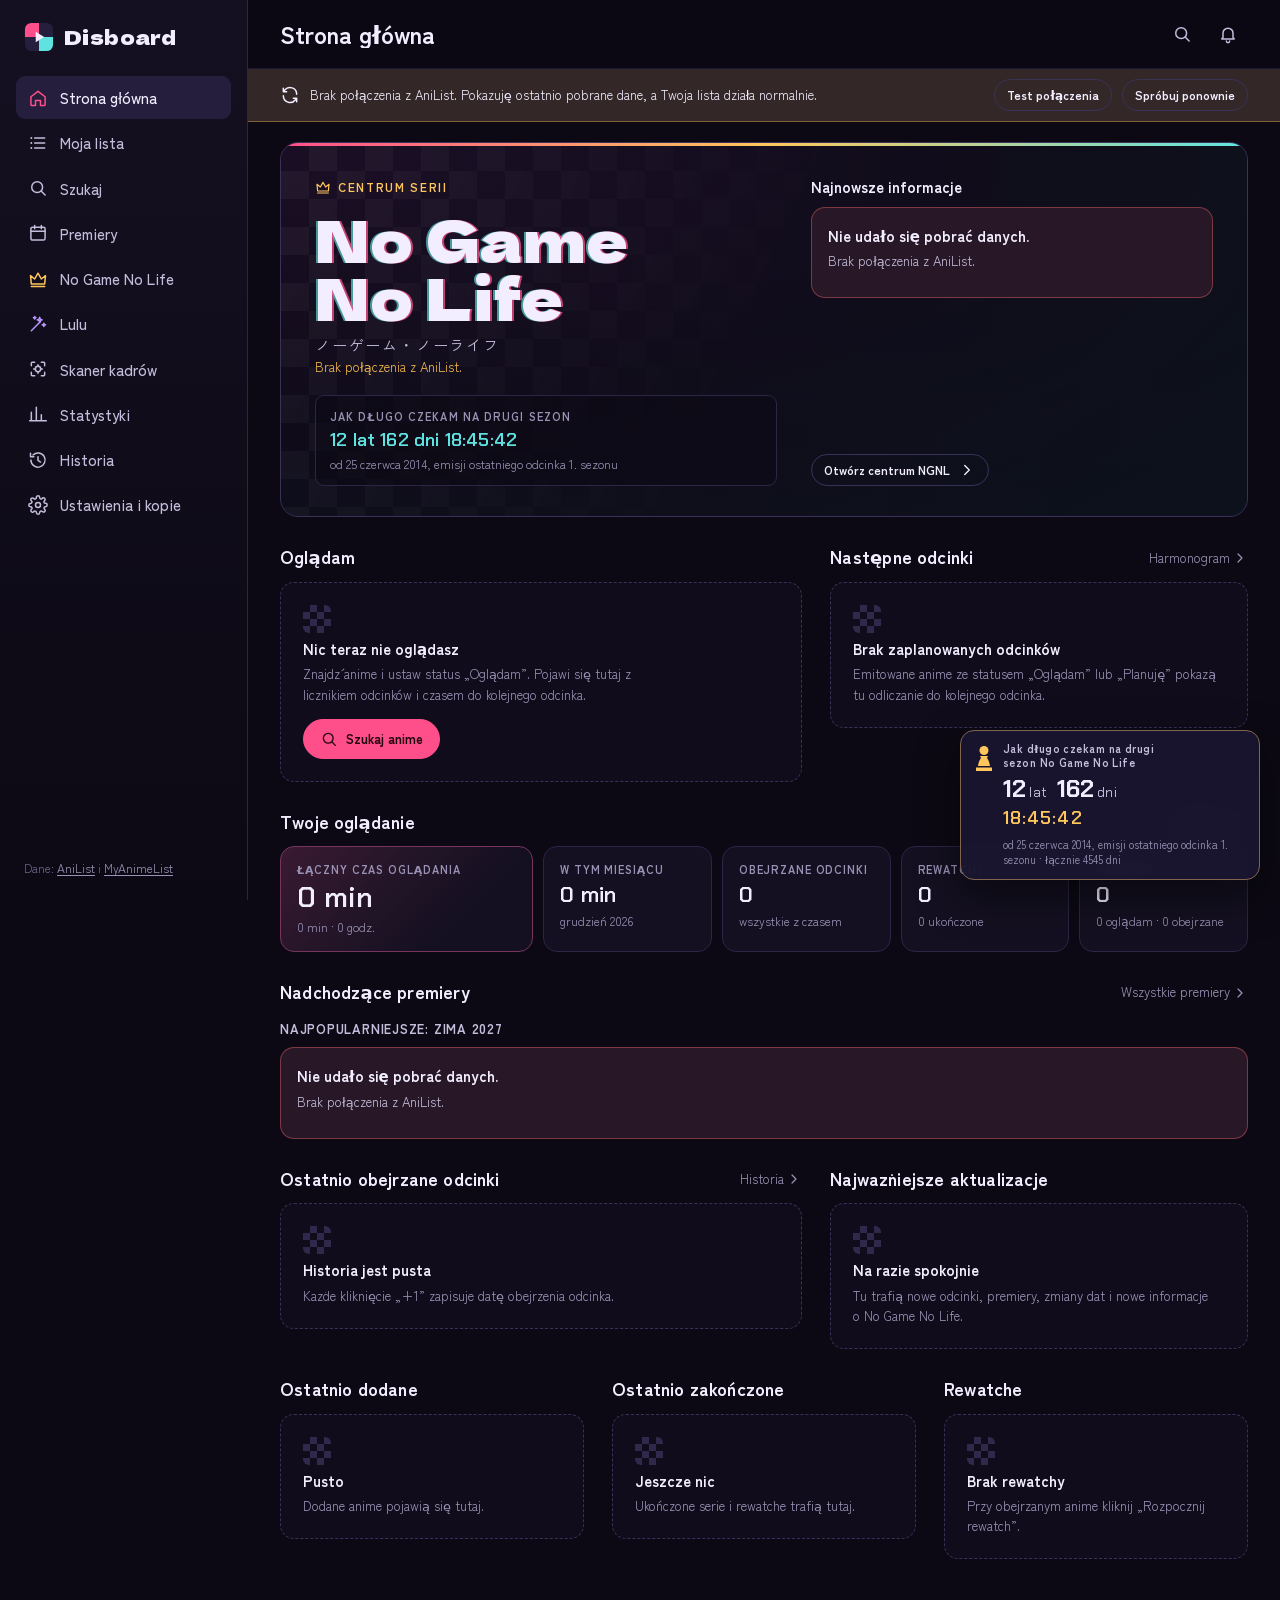
<file: index.html>
<!doctype html>
<html lang="pl">
<head>
<meta charset="utf-8">
<meta name="viewport" content="width=device-width, initial-scale=1, viewport-fit=cover">
<title>Disboard</title>
<meta name="description" content="Prywatny tracker anime: lista, czas oglądania, rewatche, premiery i centrum No Game No Life.">
<meta name="theme-color" content="#0c0914">
<meta name="color-scheme" content="dark">
<script>
  // motyw i bajery przed pierwszym malowaniem (bez mignięcia domyślnych kolorów)
  try { var L = JSON.parse(localStorage.getItem('disboard.look') || 'null'); if (L) { var d = document.documentElement; if (L.t && L.t !== 'disboard') d.setAttribute('data-theme', L.t); if (L.c) d.className = L.c; if (L.a) for (var k in L.a) d.setAttribute(k, L.a[k]); if (L.v) d.style.cssText = L.v; if (L.i) document.querySelector('meta[name="theme-color"]').content = L.i; } } catch (e) {}
</script>
<link rel="manifest" href="manifest.webmanifest">
<link rel="icon" href="icons/icon.svg" type="image/svg+xml">
<link rel="apple-touch-icon" href="icons/icon-192.png">
<link rel="preconnect" href="https://fonts.googleapis.com">
<link rel="preconnect" href="https://fonts.gstatic.com" crossorigin>
<link rel="preconnect" href="https://graphql.anilist.co" crossorigin>
<link rel="preconnect" href="https://s4.anilist.co">
<link rel="stylesheet" href="https://fonts.googleapis.com/css2?family=Chakra+Petch:wght@500;600;700&family=Dela+Gothic+One&family=Press+Start+2P&family=VT323&family=Zen+Kaku+Gothic+New:wght@400;500;700&display=swap">
<link rel="stylesheet" href="css/app.css">
<link rel="stylesheet" href="css/themes.css">
<link rel="stylesheet" href="css/fx.css">
</head>
<body>
<a class="skip" href="#view">Przejdź do treści</a>
<div class="app">
  <aside class="sidebar" aria-label="Menu główne">
    <a class="brand" href="#/">
      <svg class="brand-mark" viewBox="0 0 32 32" aria-hidden="true"><rect x="1" y="1" width="30" height="30" rx="7" class="bm-bg"/><path d="M1 16h15V1H8a7 7 0 0 0-7 7z" class="bm-a"/><path d="M16 31h8a7 7 0 0 0 7-7v-8H16z" class="bm-b"/><path d="M12.5 10.5v11l9-5.5z" class="bm-p"/></svg>
      <span class="brand-t">Disboard</span>
    </a>
    <nav class="side-nav">
      <a href="#/" data-nav="home"><span class="ni" data-icon="home"></span>Strona główna</a>
      <a href="#/lista" data-nav="list"><span class="ni" data-icon="list"></span>Moja lista</a>
      <a href="#/szukaj" data-nav="search"><span class="ni" data-icon="search"></span>Szukaj</a>
      <a href="#/premiery" data-nav="upcoming"><span class="ni" data-icon="calendar"></span>Premiery</a>
      <a href="#/ngnl" data-nav="ngnl" class="nav-ngnl"><span class="ni" data-icon="crown"></span>No Game No Life</a>
      <a href="#/lulu" data-nav="lulu" class="nav-lulu"><span class="ni" data-icon="wand"></span>Lulu</a>
      <a href="#/skaner" data-nav="scanner"><span class="ni" data-icon="scan"></span>Skaner kadrów</a>
      <a href="#/statystyki" data-nav="stats"><span class="ni" data-icon="chart"></span>Statystyki</a>
      <a href="#/historia" data-nav="history"><span class="ni" data-icon="history"></span>Historia</a>
      <a href="#/ustawienia" data-nav="settings"><span class="ni" data-icon="gear"></span>Ustawienia i kopie</a>
    </nav>
    <p class="side-foot">Dane: <a href="https://anilist.co" target="_blank" rel="noopener">AniList</a> i <a href="https://myanimelist.net" target="_blank" rel="noopener">MyAnimeList</a></p>
  </aside>

  <div class="main">
    <header class="topbar">
      <a class="brand brand-sm" href="#/" aria-label="Disboard — strona główna">
        <svg class="brand-mark" viewBox="0 0 32 32" aria-hidden="true"><rect x="1" y="1" width="30" height="30" rx="7" class="bm-bg"/><path d="M1 16h15V1H8a7 7 0 0 0-7 7z" class="bm-a"/><path d="M16 31h8a7 7 0 0 0 7-7v-8H16z" class="bm-b"/><path d="M12.5 10.5v11l9-5.5z" class="bm-p"/></svg>
      </a>
      <h1 id="page-title" class="page-title">Disboard</h1>
      <div class="topbar-actions">
        <button id="bf-pill" class="bf-pill" type="button" hidden title="Tryb uzupełniania jest włączony: odcinki zapisują się bez daty. Kliknij albo naciśnij Alt+U, żeby wyłączyć.">
          <span class="bf-dot" aria-hidden="true"></span><span class="bf-long">Tryb uzupełniania</span><span class="bf-short">Uzupełnianie</span><kbd>Alt+U</kbd><span class="ni" data-icon="x"></span>
        </button>
        <button id="sf-pill" class="bf-pill sf-pill" type="button" hidden title="Pomijanie fillerów jest włączone: plusik przeskakuje fillery i recapy. Kliknij albo naciśnij Alt+P, żeby wyłączyć.">
          <span class="bf-dot" aria-hidden="true"></span><span class="bf-long">Pomijam fillery</span><span class="bf-short">Bez fillerów</span><kbd>Alt+P</kbd><span class="ni" data-icon="x"></span>
        </button>
        <a class="icon-btn only-wide" href="#/szukaj" aria-label="Szukaj" title="Szukaj · albo po prostu zacznij pisać tytuł na dowolnej stronie"><span class="ni" data-icon="search"></span></a>
        <button id="wait-btn" class="wait-btn" type="button" aria-expanded="false" aria-controls="wait" hidden><span class="wait-pawn" aria-hidden="true"></span><span class="wait-btn-t num"></span></button>
        <button id="acct" class="acct" type="button" hidden></button>
        <button id="bell" class="icon-btn bell" type="button" aria-label="Powiadomienia"><span class="ni" data-icon="bell"></span><span id="bell-count" class="bell-count" hidden></span></button>
      </div>
    </header>
    <div id="net-banner" class="net-banner" role="status" hidden></div>
    <main id="view" class="view" tabindex="-1"></main>
  </div>

  <nav class="tabbar" aria-label="Menu">
    <a href="#/" data-nav="home"><span class="ni" data-icon="home"></span><span>Główna</span></a>
    <a href="#/lista" data-nav="list"><span class="ni" data-icon="list"></span><span>Lista</span></a>
    <a href="#/szukaj" data-nav="search"><span class="ni" data-icon="search"></span><span>Szukaj</span></a>
    <a href="#/premiery" data-nav="upcoming"><span class="ni" data-icon="calendar"></span><span>Premiery</span></a>
    <button type="button" id="more-btn"><span class="ni" data-icon="more"></span><span>Więcej</span></button>
  </nav>
</div>

<aside id="wait" class="wait" aria-label="Jak długo czekam na drugi sezon No Game No Life"></aside>

<div id="scrim" class="scrim" hidden></div>
<aside id="drawer" class="drawer" role="dialog" aria-modal="true" aria-labelledby="drawer-h" hidden>
  <header class="drawer-head">
    <h2 id="drawer-h">Powiadomienia</h2>
    <button class="btn ghost sm" type="button" id="drawer-readall">Oznacz jako przeczytane</button>
    <button class="icon-btn" type="button" id="drawer-close" aria-label="Zamknij"><span class="ni" data-icon="x"></span></button>
  </header>
  <ul id="drawer-list" class="drawer-list"></ul>
</aside>
<nav id="more-sheet" class="sheet" aria-label="Więcej" hidden>
  <a href="#/ngnl" data-nav="ngnl" class="nav-ngnl"><span class="ni" data-icon="crown"></span>No Game No Life</a>
  <a href="#/lulu" data-nav="lulu" class="nav-lulu"><span class="ni" data-icon="wand"></span>Lulu</a>
  <a href="#/skaner" data-nav="scanner"><span class="ni" data-icon="scan"></span>Skaner kadrów</a>
  <a href="#/statystyki" data-nav="stats"><span class="ni" data-icon="chart"></span>Statystyki</a>
  <a href="#/historia" data-nav="history"><span class="ni" data-icon="history"></span>Historia</a>
  <a href="#/ustawienia" data-nav="settings"><span class="ni" data-icon="gear"></span>Ustawienia i kopie</a>
</nav>
<div id="toasts" class="toasts" aria-live="polite"></div>

<noscript><p class="noscript">Disboard potrzebuje włączonego JavaScriptu.</p></noscript>
<script src="js/util.js"></script>
<script src="js/errlog.js"></script>
<script src="js/db.js"></script>
<script src="js/api.js"></script>
<script src="js/library.js"></script>
<script src="js/extras.js"></script>
<script src="js/my-links.js"></script>
<script src="js/episodes.js"></script>
<script src="js/ngnl.js"></script>
<script src="js/io.js"></script>
<script src="js/folder-backup.js"></script>
<script src="js/cloud.js"></script>
<script src="js/translate.js"></script>
<script src="js/charts.js"></script>
<script src="js/ui.js"></script>
<script src="js/pages/common.js"></script>
<script src="js/pages/home.js"></script>
<script src="js/pages/list.js"></script>
<script src="js/pages/search.js"></script>
<script src="js/pages/anime.js"></script>
<script src="js/pages/upcoming.js"></script>
<script src="js/pages/ngnl.js"></script>
<script src="js/pages/lulu.js"></script>
<script src="js/pages/stats.js"></script>
<script src="js/pages/settings.js"></script>
<script src="js/pages/lightbox.js"></script>
<script src="js/nerd.js"></script>
<script src="js/year.js"></script>
<script src="js/person.js"></script>
<script src="js/ngnl-timeline.js"></script>
<script src="js/watch-order.js"></script>
<script src="js/radar.js"></script>
<script src="js/scanner.js"></script>
<script src="js/quickadd.js"></script>
<script src="js/fx.js"></script>
<script src="js/app.js"></script>
<script>document.querySelectorAll('.ni[data-icon]').forEach(function (n) { n.outerHTML = ICON[n.dataset.icon] || ''; });</script>
</body>
</html>
</file>
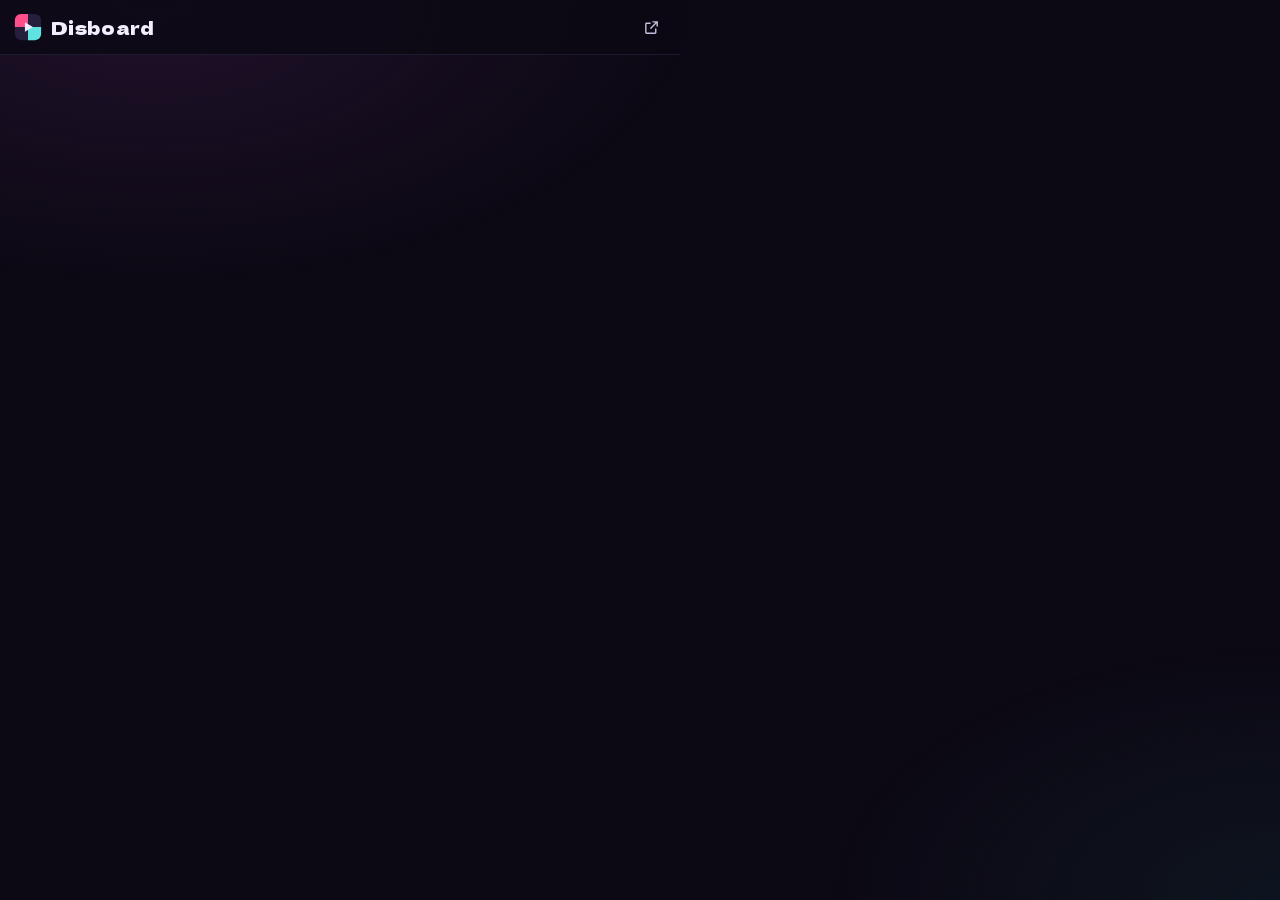
<file: extension/popup.html>
<!doctype html>
<html lang="pl">
<head>
<meta charset="utf-8">
<title>Disboard</title>
<script src="theme.js"></script>
<link rel="preconnect" href="https://fonts.googleapis.com">
<link rel="preconnect" href="https://fonts.gstatic.com" crossorigin>
<link rel="stylesheet" href="https://fonts.googleapis.com/css2?family=Chakra+Petch:wght@500;600;700&family=Dela+Gothic+One&family=Zen+Kaku+Gothic+New:wght@400;500;700&display=swap">
<link rel="stylesheet" href="popup.css">
<link rel="stylesheet" href="themes.css">
</head>
<body>
  <header class="topbar">
    <a class="brand" id="home" target="_blank" rel="noopener" title="Otwórz Disboard">
      <svg class="brand-mark" viewBox="0 0 32 32" aria-hidden="true"><rect x="1" y="1" width="30" height="30" rx="7" class="bm-bg"/><path d="M1 16h15V1H8a7 7 0 0 0-7 7z" class="bm-a"/><path d="M16 31h8a7 7 0 0 0 7-7v-8H16z" class="bm-b"/><path d="M12.5 10.5v11l9-5.5z" class="bm-p"/></svg>
      <span class="brand-t">Disboard</span>
    </a>
    <label class="search" id="search" hidden>
      <svg class="ic" viewBox="0 0 24 24" aria-hidden="true"><circle cx="11" cy="11" r="7" fill="none" stroke="currentColor" stroke-width="2"/><path d="m20 20-3.5-3.5" stroke="currentColor" stroke-width="2" stroke-linecap="round"/></svg>
      <input id="q" type="search" placeholder="Szukaj na swojej liście…" autocomplete="off" spellcheck="false" aria-label="Szukaj na swojej liście">
    </label>
    <div class="topbar-actions">
      <button class="icon-btn" id="refresh" title="Odśwież listę" aria-label="Odśwież listę" hidden>
        <svg class="ic" viewBox="0 0 24 24" aria-hidden="true"><path d="M20 12a8 8 0 1 1-2.34-5.66M20 4v5h-5" fill="none" stroke="currentColor" stroke-width="2" stroke-linecap="round" stroke-linejoin="round"/></svg>
      </button>
      <a class="icon-btn" id="open" title="Otwórz Disboard" aria-label="Otwórz Disboard" target="_blank" rel="noopener">
        <svg class="ic" viewBox="0 0 24 24" aria-hidden="true"><path d="M14 4h6v6M20 4l-9 9M18 14v5a1 1 0 0 1-1 1H5a1 1 0 0 1-1-1V7a1 1 0 0 1 1-1h5" fill="none" stroke="currentColor" stroke-width="2" stroke-linecap="round" stroke-linejoin="round"/></svg>
      </a>
      <button class="acct" id="account" title="Konto" aria-label="Konto" aria-expanded="false" hidden>
        <img id="acct-photo" alt="" referrerpolicy="no-referrer" hidden>
        <svg id="acct-icon" class="ic" viewBox="0 0 24 24" aria-hidden="true"><circle cx="12" cy="8" r="4" fill="none" stroke="currentColor" stroke-width="2"/><path d="M4 21a8 8 0 0 1 16 0" fill="none" stroke="currentColor" stroke-width="2" stroke-linecap="round"/></svg>
        <span class="acct-dot" id="acct-dot"></span>
      </button>
    </div>
  </header>

  <div class="account" id="account-panel" hidden>
    <div class="who"><b id="who-name"></b><span id="who-mail"></span><span id="who-sync" class="who-sync"></span></div>
    <button class="btn ghost sm" id="signout">Wyloguj</button>
  </div>

  <section class="signin" id="signin" hidden>
    <svg class="signin-logo" viewBox="0 0 32 32" aria-hidden="true"><rect x="1" y="1" width="30" height="30" rx="7" class="bm-bg"/><path d="M1 16h15V1H8a7 7 0 0 0-7 7z" class="bm-a"/><path d="M16 31h8a7 7 0 0 0 7-7v-8H16z" class="bm-b"/><path d="M12.5 10.5v11l9-5.5z" class="bm-p"/></svg>
    <h1>Twoja lista pod ręką</h1>
    <p>Zaloguj się tym samym kontem Google, co w Disboard. Rozszerzenie pokaże, co oglądasz, i zapisze kolejne odcinki prosto na Twojej liście.</p>
    <button class="btn" id="signin-btn">Zaloguj przez Google</button>
    <p class="hint">Otworzy się okno Google. Po zalogowaniu kliknij ikonę Disboard jeszcze raz.</p>
  </section>

  <main id="main" hidden>
    <div class="tabs-row">
      <nav class="tabs" id="tabs" role="tablist" aria-label="Status na liście"></nav>
      <span class="sync" id="sync" aria-live="polite"></span>
    </div>
    <div class="grid" id="list"></div>
  </main>

  <footer class="msg" id="msg" role="status" hidden></footer>
  <script src="popup.js"></script>
</body>
</html>
</file>
<file: css/app.css>
/* ==========================================================================
   Disboard — styl
   Układ: boczne menu na komputerze, dolny pasek zakładek na telefonie;
   kolumna treści do 1320px; moduł NGNL jako pełna „plansza” na górze strony
   głównej; licznik oczekiwania na 2. sezon przyklejony w prawym dolnym rogu.
   Motyw ciemny z założenia (świadomie jeden wygląd).
   ========================================================================== */
:root {
  color-scheme: dark;
  /* plansza */
  --ink: #0c0914;
  --ink-deep: #06040c;  /* głębszy atrament pod obrazkami */
  --surface: #141021;
  --surface-2: #1b1630;
  --surface-3: #251e3d;
  --line: #2c2545;
  --line-2: #3a3159;
  /* tekst */
  --text: #f2eeff;
  --text-2: #c4bddb;
  --muted: #9a92b5;
  --faint: #6c6588;
  /* akcenty serii: róż i turkus świata Disboardu, złoto korony
     (nazwy --sora/--shiro są historyczne: to akcent główny i drugi motywu, nie kolory postaci) */
  --sora: #ff4f8b;
  --sora-ink: #22060f;
  --sora-hi: #ff6fa0;   /* jaśniejszy róż (hover przycisków) */
  --shiro: #5fe3e0;
  --crown: #ffc65c;
  /* statusy listy (paleta sprawdzona walidatorem: CVD i kontrast na --surface) */
  --st-watching: #3987e5;
  --st-planning: #c98500;
  --st-completed: #199e70;
  --st-paused: #9085e9;
  --st-dropped: #e66767;
  /* wykresy */
  --viz-1: #1f9fa8;
  --viz-2: #e0457e;
  --grid: #2a2340;
  /* poświaty tła (plansza NGNL, baner anime) */
  --glow-a: #2a1535;
  --glow-b: #0f1a24;
  /* semantyka */
  --ok: #3fcf8e;
  --warn: #f2b84b;
  --bad: #ff6b6b;
  /* typografia */
  --f-display: 'Dela Gothic One', 'Zen Kaku Gothic New', 'Hiragino Kaku Gothic ProN', system-ui, sans-serif;
  --f-body: 'Zen Kaku Gothic New', 'Hiragino Kaku Gothic ProN', 'Noto Sans JP', system-ui, -apple-system, 'Segoe UI', Roboto, sans-serif;
  --f-data: 'Chakra Petch', ui-monospace, 'SF Mono', Menlo, Consolas, monospace;
  --fs-xs: .75rem; --fs-sm: .8125rem; --fs-md: .9375rem; --fs-lg: 1.125rem; --fs-xl: 1.5rem; --fs-2xl: 2rem;
  /* kształt */
  --r: 14px; --r-sm: 9px; --r-xs: 6px;
  --side: 248px;
  --tabbar: 64px;
  --gutter: 16px;
  --ease: cubic-bezier(.2, .7, .2, 1);
}

*, *::before, *::after { box-sizing: border-box; }
/* bez szarego mignięcia przy stuknięciu (Android, Brave); zamiast niego przyciski lekko się „wciskają” */
html { -webkit-text-size-adjust: 100%; scroll-padding-top: 72px; -webkit-tap-highlight-color: transparent; }
/* szybkie stuknięcia (np. „+1” kilka razy) nie przybliżają strony */
a, button, input, select, textarea, label, summary, [role="button"] { touch-action: manipulation; }
body {
  margin: 0;
  min-height: 100vh;
  background: var(--ink);
  color: var(--text);
  font: 400 var(--fs-md)/1.55 var(--f-body);
  -webkit-font-smoothing: antialiased;
  padding-bottom: calc(var(--tabbar) + env(safe-area-inset-bottom, 0px));
}
img { max-width: 100%; display: block; }
a { color: inherit; text-decoration: none; }
@media (hover: hover) { a:hover { color: var(--shiro); } }
button, input, select, textarea { font: inherit; color: inherit; }
h1, h2, h3 { margin: 0; line-height: 1.2; text-wrap: balance; }
p { margin: 0; }
[hidden] { display: none !important; }
:focus-visible { outline: 2px solid var(--shiro); outline-offset: 2px; border-radius: 4px; }
.num { font-family: var(--f-data); font-variant-numeric: tabular-nums; letter-spacing: .01em; }
@media (prefers-reduced-motion: no-preference) {
  :is(.btn-inc, .icon-btn, .chip-btn, .dir-btn, .acct, .acard-add, .seg button, .tab):active:not(:disabled) { transform: scale(.94); transition: transform .08s; }
}
/* przewijanie panelu (powiadomienia, menu, tabele) nie przewija strony pod spodem,
   a przewijanie zakładek w bok nie cofa strony gestem przeglądarki */
:is(.drawer-list, .sheet, .errlog, .rs-table, .diag-raw) { overscroll-behavior: contain; }
:is(.tabs, .nnav, .yr-bar, .table-wrap, .hm-scroll) { overscroll-behavior-x: contain; }
.sr { position: absolute; width: 1px; height: 1px; overflow: hidden; clip: rect(0 0 0 0); white-space: nowrap; }
.muted { color: var(--muted); }
.warn-txt { color: var(--warn); }
.skip { position: absolute; left: -999px; top: 8px; z-index: 100; background: var(--sora); color: var(--sora-ink); padding: 8px 12px; border-radius: var(--r-xs); }
.skip:focus { left: 8px; }
.ic { width: 20px; height: 20px; flex: none; fill: none; stroke: currentColor; stroke-width: 1.8; stroke-linecap: round; stroke-linejoin: round; }
.ic circle[r="1.2"], .ic circle[r="1.4"] { fill: currentColor; stroke: none; }

/* ---------- szkielet ---------- */
.sidebar { display: none; }
.main { min-width: 0; }
.topbar {
  position: sticky; top: env(safe-area-inset-top, 0px); z-index: 20;
  display: flex; align-items: center; gap: 12px;
  padding: 10px var(--gutter);
  background: color-mix(in srgb, var(--ink) 82%, transparent);
  backdrop-filter: blur(14px) saturate(1.4);
  -webkit-backdrop-filter: blur(14px) saturate(1.4);
  border-bottom: 1px solid color-mix(in srgb, var(--line) 60%, transparent);
}
.page-title { font: 700 var(--fs-lg)/1.2 var(--f-body); flex: 1; min-width: 0; overflow: hidden; text-overflow: ellipsis; white-space: nowrap; }
.topbar-actions { display: flex; align-items: center; gap: 6px; }
.bf-pill {
  display: inline-flex; align-items: center; gap: 8px; min-height: 34px; padding: 5px 10px 5px 12px;
  border-radius: 999px; border: 1px solid color-mix(in srgb, var(--crown) 60%, transparent);
  background: color-mix(in srgb, var(--crown) 16%, var(--surface)); color: var(--text);
  font-size: var(--fs-xs); font-weight: 700; cursor: pointer; white-space: nowrap;
  animation: rise .25s var(--ease);
}
@media (hover: hover) { .bf-pill:hover { background: color-mix(in srgb, var(--crown) 26%, var(--surface)); } }
.bf-pill .ic { width: 14px; height: 14px; color: var(--muted); }
.bf-dot { width: 8px; height: 8px; border-radius: 50%; background: var(--crown); box-shadow: 0 0 0 3px color-mix(in srgb, var(--crown) 30%, transparent); animation: pulse 1.8s ease-in-out infinite; }
@keyframes pulse { 50% { box-shadow: 0 0 0 6px color-mix(in srgb, var(--crown) 0%, transparent); } }
kbd { font: 600 .6875rem/1 var(--f-data); padding: 3px 6px; border-radius: 5px; border: 1px solid var(--line-2); border-bottom-width: 2px; background: var(--surface-2); color: var(--text-2); }
.bf-short { display: none; }
@media (max-width: 640px) { .bf-long, .bf-pill kbd { display: none; } .bf-short { display: inline; } }
body.backfill-on .acard-add { background: var(--crown); border-color: var(--crown); color: var(--ink); opacity: 1; }
.acard-format .adult { color: #ffb3c7; font-weight: 700; }
.chip.adult { background: color-mix(in srgb, var(--sora) 22%, var(--surface-2)); color: var(--text); }
.bf-note { display: flex; align-items: center; gap: 8px; font-size: var(--fs-sm); color: var(--text); padding: 8px 12px; border-radius: var(--r-sm); background: color-mix(in srgb, var(--crown) 12%, var(--surface-2)); border: 1px solid color-mix(in srgb, var(--crown) 35%, transparent); }
.bf-note .bf-dot { flex: none; }
.topbar .only-wide { display: none; }
.brand { display: flex; align-items: center; gap: 10px; }
.brand-mark { width: 30px; height: 30px; flex: none; }
.bm-bg { fill: var(--surface-3); }
.bm-a { fill: var(--sora); }
.bm-b { fill: var(--shiro); }
.bm-p { fill: var(--text); }
.brand-t { font: 400 1.25rem/1 var(--f-display); letter-spacing: .02em; }

.view { max-width: 1320px; margin: 0 auto; padding: 20px var(--gutter) 40px; }
.view.enter { animation: enter .28s var(--ease); }
@keyframes enter { from { opacity: .4; transform: translateY(6px); } to { opacity: 1; transform: none; } }

.tabbar {
  position: fixed; left: 0; right: 0; bottom: 0; z-index: 30;
  display: grid; grid-template-columns: repeat(5, 1fr);
  height: calc(var(--tabbar) + env(safe-area-inset-bottom, 0px));
  padding-bottom: env(safe-area-inset-bottom, 0px);
  background: color-mix(in srgb, var(--surface) 94%, transparent);
  backdrop-filter: blur(14px); -webkit-backdrop-filter: blur(14px);
  border-top: 1px solid var(--line);
}
.tabbar a, .tabbar button {
  display: flex; flex-direction: column; align-items: center; justify-content: center; gap: 3px;
  font-size: .6875rem; color: var(--muted); background: none; border: 0; cursor: pointer;
}
.tabbar .on { color: var(--text); }
.tabbar .on .ic { color: var(--sora); }

.sheet {
  position: fixed; left: 12px; right: 12px; bottom: calc(var(--tabbar) + env(safe-area-inset-bottom, 0px) + 8px); z-index: 45;
  display: grid; gap: 4px; padding: 8px;
  background: var(--surface-2); border: 1px solid var(--line-2); border-radius: var(--r);
  box-shadow: 0 18px 50px rgba(0, 0, 0, .5);
  animation: rise .2s var(--ease);
}
.sheet a { display: flex; align-items: center; gap: 12px; padding: 12px; border-radius: var(--r-sm); }
.sheet a:hover, .sheet a.on { background: var(--surface-3); color: var(--text); }
@keyframes rise { from { opacity: 0; transform: translateY(10px); } to { opacity: 1; transform: none; } }

@media (min-width: 1024px) {
  body { padding-bottom: 0; }
  .app { display: grid; grid-template-columns: var(--side) minmax(0, 1fr); }
  .sidebar {
    display: flex; flex-direction: column; gap: 24px;
    position: sticky; top: 0; height: 100vh; padding: 22px 16px;
    border-right: 1px solid var(--line);
    background: linear-gradient(180deg, var(--surface) 0%, var(--ink) 100%);
  }
  .sidebar .brand { padding: 0 8px; }
  .side-nav { display: grid; gap: 2px; }
  .side-nav a { display: flex; align-items: center; gap: 12px; padding: 10px 12px; border-radius: var(--r-sm); color: var(--text-2); font-weight: 500; }
  @media (hover: hover) { .side-nav a:hover { background: var(--surface-2); color: var(--text); } }
  .side-nav a.on { background: var(--surface-3); color: var(--text); }
  .side-nav a.on .ic { color: var(--sora); }
  .nav-ngnl .ic { color: var(--crown); }
  .side-foot { margin-top: auto; padding: 0 8px; font-size: var(--fs-xs); color: var(--faint); }
  .side-foot a { color: var(--muted); text-decoration: underline; text-underline-offset: 2px; }
  .tabbar, .brand-sm { display: none; }
  .topbar .only-wide { display: inline-flex; }
  :root { --gutter: 32px; }
  .topbar { padding-block: 14px; }
  .page-title { font-size: var(--fs-xl); }
}

/* ---------- elementy wspólne ---------- */
.icon-btn {
  display: inline-flex; align-items: center; justify-content: center;
  width: 40px; height: 40px; border-radius: 50%;
  background: transparent; border: 1px solid transparent; color: var(--text-2); cursor: pointer;
  transition: background .15s, color .15s, transform .15s;
}
@media (hover: hover) { .icon-btn:hover:not(:disabled) { background: var(--surface-3); color: var(--text); } }
.icon-btn:disabled { opacity: .35; cursor: not-allowed; }
.icon-btn.sm { width: 32px; height: 32px; }
.icon-btn.sm .ic { width: 17px; height: 17px; }
.icon-btn.accent { background: var(--sora); color: var(--sora-ink); }
@media (hover: hover) { .icon-btn.accent:hover:not(:disabled) { background: var(--sora-hi); color: var(--sora-ink); } }
.bell { position: relative; }
/* konto Google w górnym pasku */
.acct {
  position: relative; display: inline-flex; align-items: center; gap: 6px; height: 36px; padding: 0 12px 0 8px;
  border-radius: 18px; border: 1px solid var(--line); background: transparent;
  color: var(--text-2); font: 600 var(--fs-sm)/1 var(--f-body); cursor: pointer; transition: background .15s, color .15s;
}
@media (hover: hover) { .acct:hover { background: var(--surface-3); color: var(--text); } }
.acct svg { width: 18px; height: 18px; }
.acct.in { width: 36px; padding: 0; justify-content: center; border-color: transparent; }
.acct.in img { width: 30px; height: 30px; border-radius: 50%; object-fit: cover; }
.acct-dot { position: absolute; right: 1px; bottom: 1px; width: 10px; height: 10px; border-radius: 50%; border: 2px solid var(--ink); background: var(--ok); }
.acct-dot.busy { background: var(--warn); }
.acct-dot.bad { background: var(--bad); }
@media (max-width: 600px) { .acct-t { display: none; } .acct:not(.in) { width: 36px; padding: 0; justify-content: center; } }
.cl-user { display: flex; align-items: center; gap: 12px; margin-bottom: 12px; }
.cl-user img, .cl-user svg { width: 44px; height: 44px; border-radius: 50%; object-fit: cover; flex: none; }
.cl-user div { display: grid; gap: 2px; min-width: 0; }
.cl-user span { font-size: var(--fs-sm); overflow: hidden; text-overflow: ellipsis; }
.cl-err { color: var(--bad); }
.bell-count {
  position: absolute; top: 3px; right: 1px; min-width: 18px; height: 18px; padding: 0 5px;
  border-radius: 9px; background: var(--sora); color: var(--sora-ink);
  font: 700 .6875rem/18px var(--f-data); text-align: center;
}

.btn {
  display: inline-flex; align-items: center; justify-content: center; gap: 8px;
  min-height: 40px; padding: 8px 16px; border-radius: 999px;
  background: var(--sora); color: var(--sora-ink); border: 1px solid var(--sora);
  font-weight: 700; font-size: var(--fs-sm); cursor: pointer; white-space: nowrap;
  transition: background .15s, transform .12s, border-color .15s;
}
@media (hover: hover) { .btn:hover { background: var(--sora-hi); color: var(--sora-ink); } }
.btn:active { transform: scale(.97); }
.btn:disabled { opacity: .5; cursor: progress; }
.btn .ic { width: 18px; height: 18px; }
.btn.ghost { background: transparent; color: var(--text); border-color: var(--line-2); }
@media (hover: hover) { .btn.ghost:hover { background: var(--surface-3); border-color: var(--muted); } }
.btn.sm { min-height: 32px; padding: 5px 12px; font-size: var(--fs-xs); }
.btn.danger { background: var(--bad); border-color: var(--bad); color: #2a0707; }
.btn.danger.ghost { background: transparent; color: var(--bad); border-color: color-mix(in srgb, var(--bad) 50%, transparent); }
.btn-row { display: flex; flex-wrap: wrap; gap: 10px; }

.chip {
  display: inline-flex; align-items: center; gap: 6px;
  padding: 3px 10px; border-radius: 999px; font-size: var(--fs-xs); font-weight: 500;
  background: var(--surface-3); color: var(--text-2); border: 1px solid transparent; white-space: nowrap;
}
@media (hover: hover) { .chip.link:hover { border-color: var(--line-2); color: var(--text); } }
.chip small { color: var(--muted); }
.chip .ic { width: 14px; height: 14px; }
.chip.st i { width: 8px; height: 8px; border-radius: 50%; background: var(--c); }
.chip.st { --c: var(--muted); background: color-mix(in srgb, var(--c) 17%, var(--surface-2)); color: var(--text); }
.st-watching { --c: var(--st-watching); }
.st-planning { --c: var(--st-planning); }
.st-completed { --c: var(--st-completed); }
.st-paused { --c: var(--st-paused); }
.st-dropped { --c: var(--st-dropped); }
.air-on { background: color-mix(in srgb, var(--ok) 18%, var(--surface-2)); color: var(--text); }
.air-soon { background: color-mix(in srgb, var(--crown) 20%, var(--surface-2)); color: var(--text); }
.chips { display: flex; flex-wrap: wrap; gap: 6px; }
.chip.spoiler { border-color: color-mix(in srgb, var(--bad) 45%, transparent); }
.chip-btn {
  display: inline-flex; align-items: center; gap: 6px; padding: 7px 14px; border-radius: 999px;
  background: var(--surface-2); border: 1px solid var(--line); color: var(--text-2); cursor: pointer; font-size: var(--fs-sm);
}
.chip-btn span { font-family: var(--f-data); color: var(--muted); font-size: var(--fs-xs); }
@media (hover: hover) { .chip-btn:hover { border-color: var(--line-2); color: var(--text); } }
.chip-btn.on { background: var(--text); color: var(--ink); border-color: var(--text); }
.chip-btn.on span { color: var(--surface-3); }

.field { display: flex; flex-direction: column; gap: 5px; min-width: 0; position: relative; }
.field.grow { flex: 1; }
.lbl { font-size: var(--fs-xs); font-weight: 700; color: var(--muted); letter-spacing: .05em; text-transform: uppercase; }
input[type=text], input[type=search], input[type=number], input[type=date], input[type=datetime-local], select, textarea {
  width: 100%; min-height: 40px; padding: 8px 12px;
  background: var(--surface-2); border: 1px solid var(--line); border-radius: var(--r-sm);
  color: var(--text); transition: border-color .15s, background .15s;
}
textarea { resize: vertical; line-height: 1.5; }
@media (hover: hover) { input:hover, select:hover, textarea:hover { border-color: var(--line-2); } }
input:focus, select:focus, textarea:focus { outline: none; border-color: var(--shiro); background: var(--surface-3); }
.field > .ic { position: absolute; left: 12px; bottom: 10px; color: var(--muted); pointer-events: none; }
.field:has(> .ic) input { padding-left: 40px; }
.field.big input { min-height: 52px; font-size: var(--fs-lg); border-radius: var(--r); padding-left: 46px; }
.field.big > .ic { left: 15px; bottom: 16px; }
select { appearance: none; background-image: linear-gradient(45deg, transparent 50%, var(--muted) 50%), linear-gradient(135deg, var(--muted) 50%, transparent 50%); background-position: calc(100% - 17px) 55%, calc(100% - 12px) 55%; background-size: 5px 5px; background-repeat: no-repeat; padding-right: 32px; }
.switch { display: inline-flex; align-items: center; gap: 10px; cursor: pointer; font-size: var(--fs-sm); color: var(--text-2); }
.switch input { appearance: none; width: 38px; height: 22px; border-radius: 11px; background: var(--surface-3); border: 1px solid var(--line-2); position: relative; cursor: pointer; flex: none; transition: background .15s; }
.switch input::after { content: ''; position: absolute; top: 2px; left: 2px; width: 16px; height: 16px; border-radius: 50%; background: var(--muted); transition: transform .18s var(--ease), background .18s; }
.switch input:checked { background: color-mix(in srgb, var(--sora) 60%, var(--surface-3)); border-color: var(--sora); }
.switch input:checked::after { transform: translateX(16px); background: var(--text); }
.switch input:disabled { opacity: .4; }
.radio, .check { display: flex; align-items: center; gap: 8px; font-size: var(--fs-sm); color: var(--text-2); cursor: pointer; }
.radio input, .check input { accent-color: var(--sora); width: 17px; height: 17px; }
fieldset { border: 0; padding: 0; margin: 0; }
.checks { display: grid; gap: 8px; margin: 10px 0; }
.field-row { display: flex; flex-wrap: wrap; gap: 14px; align-items: center; margin-top: 12px; }

.seg { display: inline-flex; padding: 3px; gap: 2px; border-radius: 999px; background: var(--surface-2); border: 1px solid var(--line); }
.seg button { display: inline-flex; align-items: center; gap: 6px; padding: 6px 12px; border-radius: 999px; background: none; border: 0; color: var(--muted); cursor: pointer; font-size: var(--fs-xs); }
.seg button.on { background: var(--surface-3); color: var(--text); }
.seg .ic { width: 17px; height: 17px; }

.tabs { display: flex; gap: 4px; overflow-x: auto; scrollbar-width: none; margin: 0 calc(-1 * var(--gutter)) 16px; padding: 0 var(--gutter) 2px; border-bottom: 1px solid var(--line); }
.tabs::-webkit-scrollbar { display: none; }
.tab { position: relative; display: inline-flex; align-items: center; gap: 7px; padding: 10px 12px 12px; color: var(--muted); white-space: nowrap; font-weight: 500; }
@media (hover: hover) { .tab:hover { color: var(--text); } }
.tab.on { color: var(--text); }
.tab.on::after { content: ''; position: absolute; left: 10px; right: 10px; bottom: -1px; height: 2px; border-radius: 2px; background: var(--sora); }
.tab-n { font: 600 var(--fs-xs)/1 var(--f-data); color: var(--faint); }
.tab.on .tab-n { color: var(--sora); }

.toolbar { display: flex; flex-wrap: wrap; gap: 10px; align-items: flex-end; margin-bottom: 16px; }
.toolbar .field:not(.grow) { width: auto; min-width: 150px; }
.list-sum { color: var(--muted); font-size: var(--fs-sm); margin-bottom: 14px; }

.sec { margin-block: 28px; }
.sec:first-child { margin-top: 0; }
.sec-head { display: flex; align-items: flex-end; justify-content: space-between; flex-wrap: wrap; gap: 8px 12px; margin-bottom: 14px; }
.sec-head h2 { font: 700 var(--fs-lg)/1.25 var(--f-body); letter-spacing: .01em; }
.sec-head h2 .count { font: 600 var(--fs-sm) var(--f-data); color: var(--muted); margin-left: 6px; }
.sec-sub { color: var(--muted); font-size: var(--fs-sm); margin-top: 2px; }
.sec-more { display: inline-flex; align-items: center; gap: 2px; font-size: var(--fs-sm); color: var(--muted); white-space: nowrap; }
.sec-more .ic { width: 16px; height: 16px; }
@media (hover: hover) { .sec-more:hover { color: var(--shiro); } }
.sub-h { font: 700 var(--fs-sm)/1.3 var(--f-body); color: var(--text-2); letter-spacing: .06em; text-transform: uppercase; margin: 18px 0 10px; }
.src-note { font-size: var(--fs-xs); color: var(--faint); margin-top: 10px; }
.more-row { display: flex; justify-content: center; margin-top: 20px; }

.card { background: var(--surface); border: 1px solid var(--line); border-radius: var(--r); padding: 18px; min-width: 0; }
.card-h { font: 700 var(--fs-md)/1.3 var(--f-body); margin-bottom: 4px; }
.card-sub { color: var(--muted); font-size: var(--fs-sm); margin-bottom: 14px; }
.card-head { display: flex; justify-content: space-between; align-items: center; gap: 10px; flex-wrap: wrap; }

.stale { display: flex; align-items: center; gap: 8px; font-size: var(--fs-sm); color: var(--warn); margin-bottom: 12px; }
.stale .ic { width: 16px; height: 16px; }
.errbox { padding: 16px; border-radius: var(--r); border: 1px solid color-mix(in srgb, var(--bad) 40%, transparent); background: color-mix(in srgb, var(--bad) 8%, var(--surface)); }
.errbox p { color: var(--text-2); font-size: var(--fs-sm); margin: 4px 0 10px; }
.warnbox { padding: 14px 16px; border-radius: var(--r); border: 1px solid color-mix(in srgb, var(--warn) 40%, transparent); background: color-mix(in srgb, var(--warn) 8%, var(--surface)); font-size: var(--fs-sm); color: var(--text-2); margin-bottom: 18px; }
.warnbox a { color: var(--text); text-decoration: underline; text-underline-offset: 2px; }
.net-banner { display: flex; align-items: center; gap: 10px; flex-wrap: wrap; padding: 10px var(--gutter); background: color-mix(in srgb, var(--warn) 14%, var(--surface)); border-bottom: 1px solid color-mix(in srgb, var(--warn) 40%, transparent); font-size: var(--fs-sm); }
.net-banner span { flex: 1; min-width: 200px; }

.empty { display: flex; flex-direction: column; align-items: flex-start; gap: 6px; padding: 22px; border-radius: var(--r); border: 1px dashed var(--line-2); background: color-mix(in srgb, var(--surface) 60%, transparent); }
.empty h3 { font: 700 var(--fs-md)/1.3 var(--f-body); }
.empty p { color: var(--muted); font-size: var(--fs-sm); max-width: 52ch; }
.empty .btn { margin-top: 8px; }
.empty-mark { width: 28px; height: 28px; border-radius: 6px; background: repeating-conic-gradient(var(--line-2) 0 25%, transparent 0 50%) 0 0 / 14px 14px; opacity: .8; }

.skel { background: linear-gradient(90deg, var(--surface-2) 0%, var(--surface-3) 50%, var(--surface-2) 100%); background-size: 200% 100%; animation: shimmer 1.4s linear infinite; border-radius: var(--r-sm); }
.skel-card { display: grid; gap: 8px; }
.skel-cover { aspect-ratio: 2/3; border-radius: var(--r-sm); }
.skel-line { height: 12px; }
.skel-line.short { width: 60%; }
.skel-rows { display: grid; gap: 8px; }
.skel-row { height: 54px; }
@keyframes shimmer { to { background-position: -200% 0; } }

/* ---------- okładki i karty ---------- */
.cover { position: relative; aspect-ratio: 2/3; border-radius: var(--r-sm); overflow: hidden; background: color-mix(in srgb, var(--cc) 45%, var(--surface-2)); max-width: 100%; }
.cover img { position: absolute; inset: 0; width: 100%; height: 100%; object-fit: cover; }
.cover-fb { position: absolute; inset: 0; display: grid; place-items: center; font: 400 1.25rem var(--f-display); color: color-mix(in srgb, var(--text) 50%, transparent); }
.cover.xs { width: 42px; flex: none; border-radius: var(--r-xs); }
.cover.xs .cover-fb, .cover.sm .cover-fb { font-size: .7rem; }
.cover.sm { width: 56px; flex: none; }
.cover.lg { width: 100%; max-width: 230px; border-radius: var(--r); box-shadow: 0 20px 50px rgba(0, 0, 0, .55); }

.grid-cards { display: grid; gap: 16px 12px; grid-template-columns: repeat(auto-fill, minmax(128px, 1fr)); }
@media (min-width: 720px) { .grid-cards { grid-template-columns: repeat(auto-fill, minmax(156px, 1fr)); gap: 22px 16px; } }
.acard { position: relative; display: flex; flex-direction: column; gap: 8px; min-width: 0; }
.acard-media { position: relative; border-radius: var(--r-sm); transition: transform .22s var(--ease); }
@media (hover: hover) { .acard-media:hover { transform: translateY(-3px); } }
.acard-cover { position: relative; display: block; border-radius: var(--r-sm); }
@media (hover: hover) { .acard-media:hover .cover { box-shadow: 0 14px 30px rgba(0, 0, 0, .5), 0 0 0 1px var(--line-2); } }
.acard-format { position: absolute; top: 8px; left: 8px; padding: 2px 7px; border-radius: 5px; font: 600 .6875rem/1.5 var(--f-data); background: color-mix(in srgb, var(--ink) 78%, transparent); color: var(--text); }
.acard-onlist {
  position: absolute; left: 8px; bottom: 8px; display: inline-flex; align-items: center; gap: 4px;
  padding: 3px 5px 3px 8px; border-radius: 6px; border: 0; cursor: pointer;
  font: 700 .6875rem/1.4 var(--f-body); background: var(--c); color: #fff; box-shadow: 0 2px 8px rgba(0, 0, 0, .4);
}
.acard-onlist .num { font-weight: 600; opacity: .9; }
.acard-onlist .ic, .hit-status .ic { width: 12px; height: 12px; transform: rotate(90deg); opacity: .85; }
.acard-onlist:hover, .acard-onlist.qa-open { filter: brightness(1.15); }
.acard-add {
  position: absolute; top: 6px; right: 6px; width: 34px; height: 34px; border-radius: 50%;
  display: grid; place-items: center; cursor: pointer;
  background: color-mix(in srgb, var(--ink) 72%, transparent); border: 1px solid rgba(255, 255, 255, .18); color: var(--text);
  opacity: .92; transition: background .15s, transform .15s, opacity .15s;
}
@media (hover: hover) { .acard-add:hover { background: var(--sora); color: var(--sora-ink); transform: scale(1.08); } }
@media (pointer: fine) { .acard .acard-add { opacity: 0; } .acard:hover .acard-add, .acard-add:focus-visible { opacity: 1; } }
.acard-body { display: grid; grid-template-columns: minmax(0, 1fr); gap: 2px; min-width: 0; max-width: 100%; }
.acard-body > * { min-width: 0; max-width: 100%; }
.acard-title { font-weight: 700; font-size: var(--fs-sm); line-height: 1.35; display: -webkit-box; -webkit-line-clamp: 2; -webkit-box-orient: vertical; overflow: hidden; overflow-wrap: anywhere; }
.acard-meta { color: var(--muted); font-size: var(--fs-xs); }
.acard-extra { font-size: var(--fs-xs); color: var(--crown); margin-top: 2px; min-width: 0; overflow-wrap: anywhere; }
.acard-extra .cd { font-family: var(--f-data); }

.grid-entries { display: grid; gap: 12px; grid-template-columns: repeat(auto-fill, minmax(260px, 1fr)); }
.ecard { display: flex; gap: 12px; padding: 10px; background: var(--surface); border: 1px solid var(--line); border-radius: var(--r); min-width: 0; transition: border-color .15s; }
@media (hover: hover) { .ecard:hover { border-color: var(--line-2); } }
.ecard-cover { position: relative; width: 74px; flex: none; }
.ecard-fav { position: absolute; top: 4px; right: 4px; color: var(--crown); }
.ecard-fav .ic { width: 16px; height: 16px; fill: currentColor; }
.ecard-behind { position: absolute; left: 4px; bottom: 4px; padding: 1px 6px; border-radius: 5px; font: 700 .6875rem/1.5 var(--f-data); background: var(--shiro); color: var(--ink); }
.ecard-body { display: flex; flex-direction: column; gap: 6px; min-width: 0; flex: 1; }
.ecard-title { font-weight: 700; line-height: 1.3; display: -webkit-box; -webkit-line-clamp: 2; -webkit-box-orient: vertical; overflow: hidden; }
.ecard-row { display: flex; align-items: center; gap: 8px; flex-wrap: wrap; }
.score { display: inline-flex; align-items: center; gap: 3px; font: 600 var(--fs-xs) var(--f-data); color: var(--crown); }
.score .ic { width: 13px; height: 13px; fill: currentColor; }
.ecard-prog { margin-top: auto; display: grid; gap: 6px; }
.ecard-prog-row { display: flex; align-items: center; justify-content: space-between; gap: 8px; }
.ecard-prog-row .num { font-size: var(--fs-sm); }
.ecard-prog-row small { color: var(--muted); font-family: var(--f-body); }
.btn-inc { display: inline-flex; align-items: center; gap: 2px; padding: 4px 10px 4px 8px; border-radius: 999px; background: var(--surface-3); border: 1px solid var(--line-2); color: var(--text); cursor: pointer; font: 700 var(--fs-xs) var(--f-data); transition: background .15s, transform .12s; }
.btn-inc .ic { width: 15px; height: 15px; }
@media (hover: hover) { .btn-inc:hover { background: var(--sora); border-color: var(--sora); color: var(--sora-ink); } }
.btn-inc.pop, .icon-btn.pop { animation: pop .35s var(--ease); }
@keyframes pop { 40% { transform: scale(1.18); } }
.next-ep { display: inline-flex; align-items: center; gap: 5px; font-size: var(--fs-xs); color: var(--shiro); }
.next-ep .ic { width: 14px; height: 14px; }

.pbar { height: 5px; border-radius: 3px; background: var(--surface-3); overflow: hidden; }
.pbar i { display: block; height: 100%; border-radius: 3px; background: var(--c, var(--sora)); transition: width .4s var(--ease); }
.pbar.unknown i { background: repeating-linear-gradient(135deg, var(--c, var(--sora)) 0 6px, transparent 6px 10px); }
.pbar.lg { height: 8px; border-radius: 4px; }

.erows { display: grid; gap: 4px; }
/* Moja lista: karty poza ekranem nie są rysowane, dopóki do nich nie przewiniesz.
   Przy 2500 tytułach wejście na listę i zmiana sortowania są dzięki temu kilka razy szybsze.
   „auto” zapamiętuje prawdziwą wysokość karty; liczba to tylko zgadywanie przed pierwszym rysowaniem.
   overflow-clip-margin: poświata okładki (Bajery) może wyjść poza kartę. */
.grid-entries.wide > .ecard { content-visibility: auto; contain-intrinsic-size: auto 133px; overflow-clip-margin: 48px; }
.erows > .erow:not(.head) { content-visibility: auto; contain-intrinsic-size: auto 84px; overflow-clip-margin: 48px; }
.erow { display: grid; grid-template-columns: 44px minmax(0, 1fr) auto; grid-template-areas: "c m p" "c s p"; gap: 2px 12px; align-items: center; padding: 8px 10px; border-radius: var(--r-sm); background: var(--surface); border: 1px solid var(--line); }
.erow.head { display: none; }
.erow-cover { grid-area: c; }
.erow-cover .cover { width: 44px; }
.erow-main { grid-area: m; min-width: 0; }
.erow-title { font-weight: 700; display: block; overflow: hidden; text-overflow: ellipsis; white-space: nowrap; }
.erow-meta { color: var(--muted); font-size: var(--fs-xs); overflow: hidden; text-overflow: ellipsis; white-space: nowrap; }
.tag { color: var(--shiro); }
.erow-status { grid-area: s; }
.erow-prog { grid-area: p; display: flex; align-items: center; gap: 4px; }
.erow-prog .num { min-width: 52px; text-align: center; font-size: var(--fs-sm); }
.erow-score, .erow-time { display: none; }
@media (min-width: 860px) {
  .erow, .erow.head { display: grid; grid-template-columns: 44px minmax(0, 1fr) 150px 150px 60px 110px; grid-template-areas: none; }
  .erow > * { grid-area: auto !important; }
  .erow.head { background: none; border: 0; padding-block: 0 4px; font-size: var(--fs-xs); color: var(--muted); font-weight: 700; letter-spacing: .05em; text-transform: uppercase; }
  .erow-score, .erow-time { display: block; text-align: right; font-size: var(--fs-sm); color: var(--text-2); }
}

/* ---------- moduł No Game No Life ---------- */
.ngnl {
  position: relative; overflow: hidden; isolation: isolate;
  border-radius: calc(var(--r) + 4px); border: 1px solid var(--line-2);
  background: radial-gradient(120% 140% at 0% 0%, var(--glow-a) 0%, var(--surface) 55%, var(--glow-b) 100%);
  margin-bottom: 28px;
}
.ngnl-bg { position: absolute; inset: 0; z-index: -2; background-size: cover; background-position: center 30%; opacity: .5; }
.ngnl-bg::after { content: ''; position: absolute; inset: 0; background: linear-gradient(90deg, color-mix(in srgb, var(--ink) 96%, transparent) 0%, color-mix(in srgb, var(--ink) 78%, transparent) 48%, color-mix(in srgb, var(--ink) 90%, transparent) 100%), linear-gradient(0deg, color-mix(in srgb, var(--ink) 90%, transparent), transparent 60%); }
.ngnl-board {
  position: absolute; inset: 0; z-index: -1; pointer-events: none;
  background: repeating-conic-gradient(rgba(255, 255, 255, .045) 0 25%, transparent 0 50%) 0 0 / 56px 56px;
  -webkit-mask-image: linear-gradient(115deg, #000 0%, transparent 55%);
  mask-image: linear-gradient(115deg, #000 0%, transparent 55%);
}
.ngnl::before { content: ''; position: absolute; left: 0; right: 0; top: 0; height: 3px; background: linear-gradient(90deg, var(--sora), var(--crown) 50%, var(--shiro)); }
.ngnl-inner { display: grid; gap: 22px; padding: 22px 18px; }
.eyebrow { display: inline-flex; align-items: center; gap: 7px; font-size: var(--fs-xs); font-weight: 700; letter-spacing: .14em; text-transform: uppercase; color: var(--crown); }
.eyebrow .ic { width: 16px; height: 16px; }
.ngnl-title {
  font: 400 clamp(2rem, 7vw, 3.6rem)/1 var(--f-display); margin-top: 10px; letter-spacing: .01em;
  text-shadow: 2px 0 color-mix(in srgb, var(--sora) 75%, transparent), -2px 0 color-mix(in srgb, var(--shiro) 65%, transparent);
}
.ngnl-jp { font-size: var(--fs-md); color: var(--text-2); margin-top: 8px; letter-spacing: .12em; }
.ngnl-meta { font-size: var(--fs-sm); color: var(--muted); margin-top: 6px; }
.ngnl-cards { display: grid; gap: 10px; margin-top: 18px; grid-template-columns: repeat(auto-fit, minmax(210px, 1fr)); }
.seq { display: grid; gap: 3px; padding: 12px 14px; border-radius: var(--r-sm); background: color-mix(in srgb, var(--ink) 60%, transparent); border: 1px solid var(--line); min-width: 0; }
.seq-label { font-size: .6875rem; font-weight: 700; letter-spacing: .1em; text-transform: uppercase; color: var(--muted); }
.seq b { font-size: var(--fs-md); }
.seq small { color: var(--muted); font-size: var(--fs-xs); }
.seq-yes { border-color: color-mix(in srgb, var(--crown) 55%, transparent); background: color-mix(in srgb, var(--crown) 10%, color-mix(in srgb, var(--ink) 70%, transparent)); }
.seq-yes .seq-label { color: var(--crown); }
.seq-wait b { font: 600 var(--fs-lg) var(--f-data); color: var(--shiro); }
.mine { display: grid; gap: 8px; margin-top: 14px; padding: 14px; border-radius: var(--r-sm); background: color-mix(in srgb, var(--ink) 55%, transparent); border: 1px solid var(--line); }
.mine-label { font-size: .6875rem; font-weight: 700; letter-spacing: .1em; text-transform: uppercase; color: var(--muted); }
.mine-row { display: flex; align-items: center; justify-content: space-between; gap: 8px; }
.mine-stat { font-size: var(--fs-xs); color: var(--text-2); }
.mine-actions { display: flex; flex-wrap: wrap; gap: 8px; }
.ngnl-feed { display: flex; flex-direction: column; gap: 10px; min-width: 0; }
.ngnl-feed-head { display: flex; align-items: center; justify-content: space-between; gap: 10px; }
.ngnl-feed-head h3 { font: 700 var(--fs-md)/1.3 var(--f-body); }
.count-new { font: 700 var(--fs-xs) var(--f-data); color: var(--sora-ink); background: var(--sora); padding: 2px 9px; border-radius: 999px; }
.ngnl-feed-foot { display: flex; gap: 8px; margin-top: auto; }
.news-mini { display: grid; gap: 6px; }
@media (min-width: 900px) {
  .ngnl-inner { grid-template-columns: minmax(0, 1.15fr) minmax(0, 1fr); padding: 34px 34px 30px; gap: 34px; }
  .ngnl.full .ngnl-inner { padding-block: 44px; }
}

.news { display: flex; gap: 14px; padding: 12px; border-radius: var(--r-sm); background: var(--surface); border: 1px solid var(--line); min-width: 0; }
.news.compact { padding: 10px 12px; background: color-mix(in srgb, var(--ink) 55%, transparent); }
.news.is-new { border-color: color-mix(in srgb, var(--sora) 55%, transparent); }
.news-img { flex: none; width: 96px; aspect-ratio: 4/3; border-radius: var(--r-xs); overflow: hidden; background: var(--surface-2); }
.news-img img { width: 100%; height: 100%; object-fit: cover; }
.news-body { display: grid; gap: 4px; min-width: 0; }
.news-top { display: flex; align-items: center; gap: 8px; flex-wrap: wrap; font-size: var(--fs-xs); color: var(--muted); }
.news-top time { font-family: var(--f-data); }
.news-cat { color: var(--text-2); }
.badge-new { font: 700 .625rem/1 var(--f-data); letter-spacing: .1em; padding: 4px 7px; border-radius: 4px; background: var(--sora); color: var(--sora-ink); }
.news-title { font-weight: 700; line-height: 1.35; overflow-wrap: anywhere; }
.news.compact .news-title { font-size: var(--fs-sm); display: -webkit-box; -webkit-line-clamp: 2; -webkit-box-orient: vertical; overflow: hidden; }
.news-sum { color: var(--text-2); font-size: var(--fs-sm); max-width: 70ch; }
.news-src { display: inline-flex; align-items: center; gap: 5px; font-size: var(--fs-xs); color: var(--faint); }
.news-src .ic { width: 13px; height: 13px; }
.news-list { display: grid; gap: 10px; }
.news-tools { display: flex; flex-wrap: wrap; gap: 12px; justify-content: space-between; align-items: center; margin-bottom: 14px; }
@media (max-width: 520px) { .news-img { width: 72px; } }

.merch { display: grid; gap: 14px; grid-template-columns: repeat(auto-fill, minmax(190px, 1fr)); }
.merch-card { display: flex; flex-direction: column; gap: 8px; padding: 10px; border-radius: var(--r); background: var(--surface); border: 1px solid var(--line); min-width: 0; }
@media (hover: hover) { .merch-card:hover { border-color: var(--line-2); color: var(--text); } }
.merch-img { position: relative; aspect-ratio: 1; border-radius: var(--r-sm); overflow: hidden; background: repeating-conic-gradient(var(--surface-2) 0 25%, var(--surface-3) 0 50%) 0 0 / 24px 24px; }
.merch-img img { width: 100%; height: 100%; object-fit: cover; }
.merch-img .badge-new { position: absolute; top: 8px; left: 8px; }
.merch-card b { font-size: var(--fs-sm); line-height: 1.35; display: -webkit-box; -webkit-line-clamp: 3; -webkit-box-orient: vertical; overflow: hidden; }
.merch-card dl, .info { margin: 0; display: grid; gap: 2px; }
.merch-card dl div { display: flex; justify-content: space-between; gap: 8px; font-size: var(--fs-xs); }
.merch-card dt { color: var(--muted); }
.merch-card dd { margin: 0; text-align: right; color: var(--text-2); }
.shops { display: flex; flex-wrap: wrap; gap: 8px; align-items: center; margin-top: 16px; }
.shops .lbl { margin-right: 4px; }

.videos { display: grid; gap: 14px; grid-template-columns: repeat(auto-fill, minmax(220px, 1fr)); }
.video { display: grid; gap: 6px; min-width: 0; }
.video-img { position: relative; aspect-ratio: 16/9; border-radius: var(--r-sm); overflow: hidden; background: var(--surface-2); }
.video-img img { width: 100%; height: 100%; object-fit: cover; transition: transform .3s var(--ease); }
@media (hover: hover) { .video:hover .video-img img { transform: scale(1.04); } }
.video-play { position: absolute; inset: 0; margin: auto; width: 44px; height: 44px; border-radius: 50%; display: grid; place-items: center; background: color-mix(in srgb, var(--ink) 72%, transparent); color: var(--text); }
.video-play .ic { fill: currentColor; stroke: none; }
.video b { font-size: var(--fs-sm); line-height: 1.35; }
.video small { color: var(--muted); font-size: var(--fs-xs); }
.pics { display: grid; gap: 8px; grid-template-columns: repeat(auto-fill, minmax(110px, 1fr)); }
.pic { padding: 0; border: 0; background: var(--surface-2); border-radius: var(--r-sm); overflow: hidden; aspect-ratio: 2/3; cursor: zoom-in; }
.pic img { width: 100%; height: 100%; object-fit: cover; transition: transform .3s var(--ease); }
@media (hover: hover) { .pic:hover img { transform: scale(1.05); } }
.sources { list-style: none; margin: 0; padding: 0; display: grid; gap: 6px; }
.sources li { display: flex; flex-wrap: wrap; gap: 4px 12px; padding: 10px 12px 10px 30px; position: relative; border-radius: var(--r-sm); background: var(--surface); border: 1px solid var(--line); font-size: var(--fs-sm); }
.sources li::before { content: ''; position: absolute; left: 12px; top: 16px; width: 8px; height: 8px; border-radius: 50%; background: var(--ok); }
.sources li.bad::before { background: var(--bad); }
.sources li.opt::before { background: var(--faint); }
.retry-row { display: flex; flex-wrap: wrap; align-items: center; gap: 10px; margin-top: 12px; font-size: var(--fs-sm); color: var(--text-2); }
.sources span { color: var(--muted); }

.lightbox { position: fixed; inset: 0; z-index: 90; display: grid; place-items: center; padding: 50px 16px; background: color-mix(in srgb, var(--ink-deep) 92%, transparent); }
.lightbox img { max-height: 82vh; width: auto; border-radius: var(--r-sm); box-shadow: 0 20px 60px rgba(0, 0, 0, .7); }
.lb-x { position: absolute; top: calc(12px + env(safe-area-inset-top, 0px)); right: 12px; }
.lb-prev, .lb-next { position: absolute; top: 50%; background: color-mix(in srgb, var(--ink) 70%, transparent); }
.lb-prev { left: 12px; transform: rotate(180deg); }
.lb-next { right: 12px; }
.lb-cap { position: absolute; bottom: calc(14px + env(safe-area-inset-bottom, 0px)); color: var(--text-2); font-size: var(--fs-sm); }

/* ---------- strona główna ---------- */
/* minmax(0, 1fr): długi tytuł w środku nie może rozepchnąć kolumny poza ekran telefonu */
.home-duo, .home-trio { display: grid; gap: 0 28px; grid-template-columns: minmax(0, 1fr); }
@media (min-width: 1100px) {
  .home-duo { grid-template-columns: minmax(0, 1.25fr) minmax(0, 1fr); }
  .home-trio { grid-template-columns: repeat(3, minmax(0, 1fr)); }
}
@media (min-width: 760px) and (max-width: 1099px) { .home-trio { grid-template-columns: repeat(2, minmax(0, 1fr)); } }
.home-duo .grid-entries { grid-template-columns: repeat(auto-fill, minmax(250px, 1fr)); }

.nx-list { list-style: none; margin: 0; padding: 0; display: grid; gap: 6px; }
.nx { display: flex; align-items: center; gap: 12px; padding: 8px 12px 8px 8px; border-radius: var(--r-sm); background: var(--surface); border: 1px solid var(--line); min-width: 0; }
.nx-main { display: grid; min-width: 0; flex: 1; }
.nx-title { font-weight: 700; font-size: var(--fs-sm); overflow: hidden; text-overflow: ellipsis; white-space: nowrap; }
.nx-ep { font-size: var(--fs-xs); color: var(--muted); }
.nx-cd { font-size: var(--fs-sm); color: var(--text-2); text-align: right; white-space: nowrap; }
.nx-flag { font-size: .625rem; font-weight: 700; letter-spacing: .12em; text-transform: uppercase; color: var(--shiro); }
.nx.nearest { border-color: color-mix(in srgb, var(--shiro) 55%, transparent); background: linear-gradient(90deg, color-mix(in srgb, var(--shiro) 12%, var(--surface)), var(--surface)); padding-block: 12px; }
.nx.nearest .nx-cd { font-size: var(--fs-md); color: var(--shiro); white-space: normal; max-width: 13ch; line-height: 1.3; }
.nx-list.big .nx.nearest .nx-cd { max-width: none; }
.backlog { margin-top: 14px; }
.backlog h3 { font: 700 var(--fs-xs) var(--f-body); letter-spacing: .08em; text-transform: uppercase; color: var(--muted); margin-bottom: 6px; }
.backlog ul { list-style: none; padding: 0; margin: 0; display: grid; gap: 4px; grid-template-columns: minmax(0, 1fr); }
.backlog li { display: flex; align-items: center; gap: 10px; font-size: var(--fs-sm); min-width: 0; }
.backlog li a { flex: 1; min-width: 0; overflow: hidden; text-overflow: ellipsis; white-space: nowrap; }
.backlog li .num { color: var(--shiro); font-size: var(--fs-xs); }

.tiles { display: grid; gap: 10px; grid-template-columns: repeat(2, minmax(0, 1fr)); }
@media (min-width: 760px) { .tiles { grid-template-columns: 1.5fr repeat(4, minmax(0, 1fr)); } }
.tile { display: grid; gap: 4px; align-content: start; padding: 14px 16px; border-radius: var(--r); background: var(--surface); border: 1px solid var(--line); min-width: 0; }
.tile.hero { grid-column: 1 / -1; background: linear-gradient(135deg, color-mix(in srgb, var(--sora) 16%, var(--surface)) 0%, var(--surface) 70%); border-color: color-mix(in srgb, var(--sora) 35%, var(--line)); }
@media (min-width: 760px) { .tile.hero { grid-column: auto; } }
.tile-l { font-size: .6875rem; font-weight: 700; letter-spacing: .08em; text-transform: uppercase; color: var(--muted); }
.tile-v { font-size: 1.375rem; font-weight: 600; line-height: 1.15; }
.tile.hero .tile-v { font-size: 1.75rem; }
.tile-s { font-size: var(--fs-xs); color: var(--muted); }

.feed { list-style: none; margin: 0; padding: 0; display: grid; }
.feed li { display: grid; grid-template-columns: minmax(0, 1fr) auto; gap: 0 12px; padding: 9px 0; border-bottom: 1px solid var(--line); }
.feed li:last-child { border-bottom: 0; }
.feed a { font-weight: 700; font-size: var(--fs-sm); overflow: hidden; text-overflow: ellipsis; white-space: nowrap; }
.feed span { grid-column: 1; color: var(--text-2); font-size: var(--fs-xs); }
.feed time { grid-column: 2; grid-row: 1 / span 2; align-self: center; font: 500 var(--fs-xs) var(--f-data); color: var(--faint); white-space: nowrap; }
.feed.updates li.unread a::before { content: ''; display: inline-block; width: 7px; height: 7px; border-radius: 50%; background: var(--sora); margin-right: 7px; vertical-align: 1px; }
.mini { list-style: none; margin: 0; padding: 0; display: grid; gap: 8px; }
.mini li { display: flex; align-items: center; gap: 10px; min-width: 0; }
.mini-t { flex: 1; min-width: 0; font-size: var(--fs-sm); font-weight: 500; overflow: hidden; text-overflow: ellipsis; white-space: nowrap; }
.mini-r { font-size: var(--fs-xs); color: var(--muted); white-space: nowrap; }
.mini-r b { color: var(--shiro); font-weight: 700; }

/* ---------- szczegóły ---------- */
.detail { position: relative; }
.d-banner { height: 150px; margin: -20px calc(-1 * var(--gutter)) 0; background: linear-gradient(135deg, var(--glow-a), var(--glow-b)) center/cover; position: relative; }
.d-banner::after { content: ''; position: absolute; inset: 0; background: linear-gradient(0deg, var(--ink) 0%, color-mix(in srgb, var(--ink) 35%, transparent) 100%); }
@media (min-width: 900px) { .d-banner { height: 260px; } }
.d-head { position: relative; display: grid; grid-template-columns: 112px minmax(0, 1fr); gap: 16px; margin-top: -70px; align-items: end; }
.d-head .cover.lg { width: 112px; }
@media (min-width: 900px) { .d-head { grid-template-columns: 210px minmax(0, 1fr); gap: 30px; margin-top: -130px; } .d-head .cover.lg { width: 210px; } }
.d-titles { display: grid; gap: 6px; min-width: 0; padding-bottom: 4px; }
.d-chips { display: flex; flex-wrap: wrap; gap: 6px; }
.d-title { font: 400 clamp(1.4rem, 4.5vw, 2.4rem)/1.12 var(--f-display); overflow-wrap: anywhere; }
/* kopiowanie tytułu: prawie niewidoczne, pojawia się dopiero przy tytule */
.d-title-row .d-title { display: inline; }
.d-copy {
  display: inline-flex; align-items: center; justify-content: center; vertical-align: .15em;
  width: 28px; height: 28px; margin-left: 6px; padding: 0; border: 0; border-radius: 8px;
  background: transparent; color: var(--muted); cursor: pointer; opacity: 0;
  transition: opacity .2s, color .15s, background .15s;
}
.d-copy .ic { width: 16px; height: 16px; }
@media (hover: hover) {
  .d-title-row:hover .d-copy {
    opacity: .85; color: var(--text-2);
    background: color-mix(in srgb, var(--surface-2) 75%, transparent);
    box-shadow: 0 0 0 1px var(--line-2, var(--line)), 0 2px 8px rgba(0, 0, 0, .18);
  }
  .d-copy:hover { opacity: 1 !important; color: var(--text); background: var(--surface-3); }
}
@media (hover: none) { .d-copy { opacity: .3; } }
.d-copy:focus-visible, .d-copy.is-done { opacity: 1 !important; }
.d-copy.is-done { color: var(--sora); }
.d-native { color: var(--text-2); letter-spacing: .06em; }
.d-sub { color: var(--muted); font-size: var(--fs-sm); }
.d-next { display: flex; align-items: center; gap: 6px; flex-wrap: wrap; color: var(--shiro); font-size: var(--fs-sm); }
.d-next .ic { width: 16px; height: 16px; }
.add-row { display: flex; flex-wrap: wrap; align-items: center; gap: 6px; margin-top: 8px; }
.add-row .lbl { margin-right: 4px; width: 100%; }
@media (min-width: 600px) { .add-row .lbl { width: auto; } }
.d-grid { display: grid; gap: 24px; margin-top: 26px; }
@media (min-width: 1000px) { .d-grid { grid-template-columns: minmax(0, 1fr) 320px; gap: 32px; } }
.d-main { min-width: 0; }
.d-side { display: grid; gap: 14px; align-content: start; min-width: 0; }
.d-desc { color: var(--text-2); max-width: 72ch; line-height: 1.7; }
.d-desc p + p { margin-top: .8em; }
.info div { display: grid; grid-template-columns: 130px minmax(0, 1fr); gap: 10px; padding: 7px 0; border-bottom: 1px solid var(--line); font-size: var(--fs-sm); }
.info div:last-child { border-bottom: 0; }
.info dt { color: var(--muted); }
.info dd { margin: 0; overflow-wrap: anywhere; }
.alt, .links { list-style: none; margin: 0; padding: 0; display: grid; gap: 6px; font-size: var(--fs-sm); }
.alt li { color: var(--text-2); overflow-wrap: anywhere; }
.links a { display: inline-flex; align-items: center; gap: 6px; color: var(--text-2); }
@media (hover: hover) { .links a:hover { color: var(--shiro); } }
.links .ic { width: 14px; height: 14px; }
.rels { display: grid; gap: 8px; grid-template-columns: repeat(auto-fill, minmax(250px, 1fr)); }
.rel { display: flex; align-items: center; gap: 12px; padding: 8px 12px 8px 8px; border-radius: var(--r-sm); background: var(--surface); border: 1px solid var(--line); min-width: 0; }
@media (hover: hover) { .rel:hover { border-color: var(--line-2); color: var(--text); } }
.rel-t { display: grid; min-width: 0; flex: 1; }
.rel-t b { font-size: var(--fs-sm); overflow: hidden; text-overflow: ellipsis; white-space: nowrap; }
.rel-t small { font-size: .6875rem; color: var(--muted); }
.rel-t small:first-child { color: var(--crown); letter-spacing: .03em; }
.rel > .ic { width: 14px; height: 14px; color: var(--faint); }
.trailer { position: relative; aspect-ratio: 16/9; max-width: 720px; border-radius: var(--r); overflow: hidden; background: var(--surface-2); }
.trailer img, .trailer iframe { width: 100%; height: 100%; object-fit: cover; border: 0; }
.trailer-play { position: absolute; inset: 0; margin: auto; width: 68px; height: 68px; border-radius: 50%; border: 0; display: grid; place-items: center; background: var(--sora); color: var(--sora-ink); cursor: pointer; transition: transform .15s; }
@media (hover: hover) { .trailer-play:hover { transform: scale(1.08); } }
.trailer-play .ic { width: 28px; height: 28px; fill: currentColor; stroke: none; }
.trailer-link { position: absolute; right: 10px; bottom: 10px; display: inline-flex; align-items: center; gap: 6px; padding: 5px 10px; border-radius: 999px; font-size: var(--fs-xs); background: color-mix(in srgb, var(--ink) 80%, transparent); }
.trailer-link .ic { width: 13px; height: 13px; }
.stream { display: grid; gap: 10px; grid-template-columns: repeat(auto-fill, minmax(170px, 1fr)); }
.stream a { display: grid; gap: 4px; font-size: var(--fs-xs); }
.stream img { aspect-ratio: 16/9; object-fit: cover; border-radius: var(--r-xs); background: var(--surface-2); }
.stream small { color: var(--muted); }

.tracker { --c: var(--sora); container: tracker / inline-size; display: grid; gap: 16px; padding: 18px; border-radius: var(--r); background: var(--surface); border: 1px solid var(--line); border-top: 3px solid var(--c); margin-bottom: 8px; }
.tr-top { display: grid; gap: 14px; grid-template-columns: repeat(2, minmax(0, 1fr)); align-items: end; }
.tr-prog { grid-column: 1 / -1; display: grid; gap: 5px; }
/* układ zależy od szerokości samego trackera, nie okna: na stronie anime obok okładki tracker bywa wąski
   (przy oknie 1024–1340 px licznik dostawał 0–110 px, a „+” chowało się pod oceną) */
@container tracker (min-width: 440px) { .tr-top { grid-template-columns: minmax(0, 1fr) 110px auto; } .tr-prog { order: 1; } }
@container tracker (min-width: 700px) { .tr-top { grid-template-columns: 170px minmax(210px, 1fr) 110px auto; } .tr-prog { order: 0; grid-column: auto; } }
.stepper { display: flex; align-items: center; gap: 8px; }
.stepper input { width: 76px; text-align: center; font: 600 var(--fs-lg) var(--f-data); }
.stepper .of { font: 500 var(--fs-md) var(--f-data); color: var(--muted); }
.fav-btn { display: inline-flex; align-items: center; gap: 7px; min-height: 40px; padding: 8px 14px; border-radius: 999px; background: transparent; border: 1px solid var(--line-2); color: var(--text-2); cursor: pointer; font-size: var(--fs-sm); }
.fav-btn .ic { width: 18px; height: 18px; }
.fav-btn.on { color: var(--crown); border-color: color-mix(in srgb, var(--crown) 60%, transparent); }
.fav-btn.on .ic { fill: currentColor; }
.tr-time { display: grid; gap: 14px; align-items: end; padding: 14px; border-radius: var(--r-sm); background: var(--surface-2); }
@container tracker (min-width: 520px) { .tr-time { grid-template-columns: minmax(0, 1fr) 180px; } }
.tr-time > div { display: grid; gap: 2px; }
.tr-time b { font-size: var(--fs-xl); font-weight: 600; color: var(--shiro); }
.tr-time small { color: var(--muted); font-size: var(--fs-xs); }
.field.dur.need input { border-color: var(--warn); }
.tr-actions { display: flex; flex-wrap: wrap; gap: 8px; }
.tr-past { padding: 14px; border-radius: var(--r-sm); border: 1px dashed var(--line-2); display: grid; gap: 12px; font-size: var(--fs-sm); color: var(--text-2); }
.tr-past .row { display: flex; flex-wrap: wrap; gap: 10px; align-items: flex-end; }
.tr-meta { display: grid; gap: 14px; }
@container tracker (min-width: 560px) { .tr-meta { grid-template-columns: minmax(0, 1fr) minmax(0, 1.4fr); } }
.tr-danger { display: flex; flex-wrap: wrap; gap: 10px; align-items: center; font-size: var(--fs-sm); color: var(--text-2); padding-top: 12px; border-top: 1px solid var(--line); }
.tr-danger span { display: flex; flex-wrap: wrap; gap: 8px; align-items: center; }

/* position: relative — ukryte etykiety (.sr) w tabeli zostają w jej przewijanym pudełku, zamiast poszerzać stronę */
.table-wrap { position: relative; overflow-x: auto; -webkit-overflow-scrolling: touch; }
table { border-collapse: collapse; width: 100%; font-size: var(--fs-sm); }
caption { text-align: left; font-size: var(--fs-xs); font-weight: 700; letter-spacing: .05em; text-transform: uppercase; color: var(--muted); padding-bottom: 8px; }
th, td { text-align: left; padding: 8px 10px; border-bottom: 1px solid var(--line); vertical-align: middle; }
thead th { font-size: var(--fs-xs); color: var(--muted); font-weight: 700; }
td.num, th.num { text-align: right; }
.sessions { min-width: 640px; }
.sessions th, .sessions td { white-space: nowrap; }
.sessions th[scope=row] { font-weight: 700; white-space: nowrap; }
.sessions th small { color: var(--muted); font-weight: 400; }
.sessions th small.on { color: var(--shiro); }
.sessions tr.cur th { color: var(--text); }
.sessions input[type=date] { min-height: 34px; padding: 4px 8px; width: 150px; }
.ptable { min-width: 560px; }
.ptable th[scope=row] { font-weight: 500; }

/* ---------- wyszukiwarka ---------- */
.searchbar { margin-bottom: 12px; display: flex; gap: 8px; }
.filters { display: grid; gap: 10px; grid-template-columns: repeat(2, minmax(0, 1fr)); margin-bottom: 22px; }
@media (min-width: 760px) { .filters { grid-template-columns: repeat(5, minmax(0, 1fr)); } }
.searchbar .s-fbtn { display: none; }
.searchbar .s-rand { min-height: 52px; padding-inline: 16px; border-radius: var(--r); }
.s-rand:disabled { opacity: .6; cursor: progress; }
@media (max-width: 759px) {
  .searchbar .s-fbtn { display: inline-flex; min-height: 52px; border-radius: var(--r); }
  .filters { display: none; }
  .filters.open { display: grid; animation: rise .18s var(--ease); }
}
@media (max-width: 400px) { .s-fbtn span, .s-rand span { display: none; } .searchbar .s-rand { padding-inline: 14px; } }
/* linijka nad wynikami: wyniki · perełki · „Pokaż je / Ukryj je” */
.sub-h + .s-sum { margin-top: -4px; }
.s-mine { background: none; border: 0; padding: 0; font: inherit; color: var(--text-2); cursor: pointer; text-decoration: underline; text-decoration-color: var(--line-2); text-underline-offset: 3px; }
@media (hover: hover) { .s-mine:hover { color: var(--shiro); text-decoration-color: currentColor; } }
/* ---------- premiery ---------- */
.seasons { margin-bottom: 18px; }
.day { margin-bottom: 20px; }
.day-h { font: 700 var(--fs-sm)/1.3 var(--f-body); color: var(--text-2); text-transform: capitalize; margin-bottom: 8px; display: flex; gap: 8px; align-items: center; }
.sched { list-style: none; margin: 0; padding: 0; display: grid; gap: 4px; }
.sched li { display: grid; grid-template-columns: 50px 34px minmax(0, 1fr) auto auto; gap: 10px; align-items: center; padding: 6px 8px; border-radius: var(--r-sm); background: var(--surface); border: 1px solid transparent; }
.sched li.mine { border-color: color-mix(in srgb, var(--shiro) 50%, transparent); background: color-mix(in srgb, var(--shiro) 7%, var(--surface)); }
.sched li.past { opacity: .55; }
.sched time { font-size: var(--fs-sm); color: var(--text-2); }
.sched .cover.xs { width: 34px; }
.sched-main { display: grid; min-width: 0; }
.sched-main a { font-weight: 700; font-size: var(--fs-sm); overflow: hidden; text-overflow: ellipsis; white-space: nowrap; }
.sched-main small { color: var(--muted); font-size: var(--fs-xs); }
.sched-cd { font-size: var(--fs-xs); color: var(--muted); white-space: nowrap; }
@media (max-width: 520px) { .sched li { grid-template-columns: 44px 30px minmax(0, 1fr) auto; } .sched-cd { display: none; } }

/* ---------- statystyki ---------- */
.stat-hero { display: grid; gap: 18px; padding: 22px; border-radius: calc(var(--r) + 4px); margin-bottom: 20px; background: radial-gradient(90% 140% at 0% 0%, color-mix(in srgb, var(--viz-1) 20%, var(--surface)) 0%, var(--surface) 60%); border: 1px solid var(--line-2); }
.stat-big b { display: block; font-size: clamp(1.6rem, 5vw, 2.6rem); font-weight: 600; line-height: 1.1; margin-top: 6px; }
.stat-units { margin: 0; display: grid; gap: 10px; grid-template-columns: repeat(auto-fit, minmax(130px, 1fr)); }
.stat-units div { padding: 10px 12px; border-radius: var(--r-sm); background: color-mix(in srgb, var(--ink) 45%, transparent); }
.stat-units dt { font-size: var(--fs-xs); color: var(--muted); }
.stat-units dd { margin: 0; font-size: var(--fs-lg); font-weight: 600; }
.stat-units small { font-size: var(--fs-xs); color: var(--muted); }
.stats-grid { display: grid; gap: 14px; margin-bottom: 20px; }

/* ---------- Twój rok w anime ---------- */
.yr-bar { display: flex; justify-content: flex-start; margin: -4px 0 16px; overflow-x: auto; }
.yr-hero { background: radial-gradient(90% 140% at 0% 0%, color-mix(in srgb, var(--sora) 22%, var(--surface)) 0%, var(--surface) 62%); }
.yr-hero .stat-big b { font-family: var(--f-display); font-weight: 400; color: var(--crown); }
.yr-sub { margin-top: 6px; color: var(--text-2); font-size: var(--fs-sm); }
.yr-up { color: var(--ok); font-weight: 700; }
.yr-down { color: var(--muted); font-weight: 700; }
.yr .ntiles { margin-bottom: 20px; }
.yr-card { margin: 12px 0; max-width: 360px; }
.yr-card img { display: block; width: 100%; height: auto; border-radius: var(--r-sm); border: 1px solid var(--line-2); }
.yr-skel { aspect-ratio: 4 / 5; border-radius: var(--r-sm); }
.yr-teaser { display: flex; align-items: center; gap: 16px; margin: 0 0 22px; padding: 14px 18px; border-radius: var(--r); border: 1px solid color-mix(in srgb, var(--crown) 40%, var(--line)); background: radial-gradient(120% 160% at 0% 0%, color-mix(in srgb, var(--crown) 16%, var(--surface)) 0%, var(--surface) 70%); color: var(--text); }
@media (hover: hover) { .yr-teaser:hover { color: var(--text); border-color: var(--crown); } }
.yr-teaser-y { font: 400 1.6rem/1 var(--f-display); color: var(--crown); }
.yr-teaser > span:nth-child(2) { display: grid; gap: 2px; flex: 1; min-width: 0; }
.yr-teaser small { color: var(--muted); font-size: var(--fs-xs); }
.yr-teaser .ic { flex: none; color: var(--crown); }
@media (min-width: 900px) { .stats-grid { grid-template-columns: repeat(2, minmax(0, 1fr)); } .span2 { grid-column: 1 / -1; } }

.viz-cols { display: grid; grid-template-columns: auto minmax(0, 1fr); gap: 8px; height: calc(var(--h) + 26px); }
.viz-yaxis { display: flex; flex-direction: column; justify-content: space-between; height: var(--h); font: 500 .6875rem var(--f-data); color: var(--faint); text-align: right; transform: translateY(-.45em); }
.viz-plot { position: relative; height: var(--h); }
.viz-grid i { position: absolute; left: 0; right: 0; height: 1px; background: var(--grid); }
.viz-bars { position: absolute; inset: 0; display: grid; gap: 2px; align-items: end; }
.viz-col { position: relative; height: 100%; display: flex; align-items: flex-end; justify-content: center; cursor: default; outline-offset: 0; }
.viz-col:hover .viz-bar, .viz-col:focus-visible .viz-bar { filter: brightness(1.25); }
.viz-bar { width: min(100%, 34px); background: var(--c); border-radius: 4px 4px 0 0; transition: height .5s var(--ease); }
.viz-bar.hl { background: var(--viz-2); }
.viz-x { position: absolute; top: calc(100% + 6px); left: 50%; transform: translateX(-50%); font: 500 .625rem var(--f-data); color: var(--muted); white-space: nowrap; }
.viz-x.thin { visibility: hidden; }
@media (max-width: 600px) { .viz-x { font-size: .5625rem; } }
.viz-empty { padding: 30px 12px; text-align: center; color: var(--muted); font-size: var(--fs-sm); border: 1px dashed var(--line); border-radius: var(--r-sm); }
.viz-hbars { list-style: none; margin: 0; padding: 0; display: grid; gap: 10px; }
.viz-hbars li { display: grid; grid-template-columns: minmax(0, 1fr) auto; gap: 4px 12px; }
.viz-hl { font-size: var(--fs-sm); overflow: hidden; text-overflow: ellipsis; white-space: nowrap; }
@media (hover: hover) { .viz-hl a:hover { color: var(--shiro); } }
.viz-hv { font: 500 var(--fs-xs) var(--f-data); color: var(--text-2); white-space: nowrap; }
.viz-htrack { grid-column: 1 / -1; height: 8px; border-radius: 4px; background: var(--surface-2); }
.viz-hbar { height: 100%; border-radius: 0 4px 4px 0; background: var(--c); }
.viz-stack { display: flex; gap: 2px; height: 18px; border-radius: 4px; overflow: hidden; }
.viz-seg { background: var(--c); min-width: 3px; }
.viz-seg:first-child { border-radius: 4px 0 0 4px; }
.viz-seg:last-child { border-radius: 0 4px 4px 0; }
.viz-legend { list-style: none; margin: 14px 0 0; padding: 0; display: grid; gap: 6px; }
.viz-legend li { display: grid; grid-template-columns: 12px minmax(0, 1fr) auto; gap: 10px; align-items: center; font-size: var(--fs-sm); }
.viz-legend i { width: 12px; height: 12px; border-radius: 3px; background: var(--c); }
.viz-legend b { font: 600 var(--fs-sm) var(--f-data); }
.viz-tip { position: fixed; left: 0; top: 0; z-index: 80; pointer-events: none; padding: 7px 10px; border-radius: var(--r-xs); background: var(--text); color: var(--ink); font-size: var(--fs-xs); line-height: 1.4; box-shadow: 0 8px 24px rgba(0, 0, 0, .45); max-width: 240px; }
.viz-table { margin-top: 12px; font-size: var(--fs-xs); }
.viz-table summary { cursor: pointer; color: var(--muted); }
.viz-table table { margin-top: 8px; }

/* ---------- historia ---------- */
.timeline { list-style: none; margin: 0; padding: 0 0 0 14px; border-left: 2px solid var(--line); display: grid; gap: 2px; }
.timeline li { position: relative; display: flex; flex-wrap: wrap; gap: 4px 12px; padding: 6px 0 6px 14px; font-size: var(--fs-sm); }
.timeline li::before { content: ''; position: absolute; left: -20px; top: 12px; width: 10px; height: 10px; border-radius: 50%; background: var(--surface-3); border: 2px solid var(--ink); }
.timeline li.k-ep::before { background: var(--viz-1); }
.timeline li.k-session::before { background: var(--sora); }
.timeline time { color: var(--faint); font-size: var(--fs-xs); min-width: 42px; }
.timeline a { font-weight: 700; }
.timeline span { color: var(--text-2); }
.hist-sum { margin-bottom: 20px; }
.hist-sum-head { display: flex; gap: 14px; align-items: center; margin-bottom: 12px; }
.hist-sum-head p { color: var(--muted); font-size: var(--fs-sm); }
.hist-sessions { margin: 0; padding: 0; list-style: none; display: grid; gap: 4px; }
.hist-sessions li { display: flex; flex-wrap: wrap; gap: 4px 14px; font-size: var(--fs-sm); padding: 6px 0; border-top: 1px solid var(--line); }
.hist-sessions span { color: var(--text-2); }

/* ---------- ustawienia ---------- */
.settings { display: grid; gap: 16px; max-width: 900px; }
.import-grid { display: grid; gap: 10px; grid-template-columns: repeat(auto-fit, minmax(200px, 1fr)); }
.drop { position: relative; display: grid; gap: 2px; padding: 16px; border-radius: var(--r-sm); border: 1px dashed var(--line-2); background: var(--surface-2); cursor: pointer; transition: border-color .15s; }
.drop:hover, .drop:focus-within { border-color: var(--shiro); }
.drop input { position: absolute; inset: 0; opacity: 0; cursor: pointer; }
.drop b { font-size: var(--fs-sm); }
.drop span { font-size: var(--fs-xs); color: var(--muted); }
.import-status { margin-top: 10px; font-size: var(--fs-sm); }
.import-status.ok { color: var(--ok); }
.import-status.bad { color: var(--bad); }
.fb-steps { padding-left: 22px; display: grid; gap: 4px; }
.fb-steps code { font-size: .95em; padding: 1px 6px; border-radius: 4px; background: var(--surface-2); color: var(--text); word-break: break-all; }
.backups { list-style: none; margin: 0 0 12px; padding: 0; display: grid; gap: 4px; }
.backups li { display: grid; grid-template-columns: minmax(0, 1fr) auto auto; gap: 12px; align-items: center; padding: 6px 10px; border-radius: var(--r-sm); background: var(--surface-2); font-size: var(--fs-sm); }
.confirm { display: flex; flex-wrap: wrap; gap: 8px; align-items: center; padding: 12px; margin-bottom: 12px; border-radius: var(--r-sm); background: color-mix(in srgb, var(--bad) 10%, var(--surface-2)); font-size: var(--fs-sm); }
.about p { font-size: var(--fs-sm); color: var(--text-2); margin-bottom: 8px; }
.bf-row { display: flex; flex-wrap: wrap; align-items: center; gap: 10px 18px; }
body.backfill-on .bf-card { border-color: color-mix(in srgb, var(--crown) 50%, var(--line)); background: color-mix(in srgb, var(--crown) 6%, var(--surface)); }
.rs-range { display: flex; flex-wrap: wrap; align-items: flex-end; gap: 10px 14px; margin-bottom: 16px; }
.rs-range .field { width: 230px; max-width: 100%; }
.rs-presets { padding-bottom: 4px; }
.rs-sum { font-size: var(--fs-sm); color: var(--text-2); margin-bottom: 10px; }
.rs-sum b { color: var(--text); }
.rs-tools { display: flex; flex-wrap: wrap; align-items: center; gap: 8px 10px; margin-bottom: 10px; font-size: var(--fs-xs); }
.rs-table { max-height: 440px; overflow: auto; border: 1px solid var(--line); border-radius: var(--r-sm); margin-bottom: 14px; }
.rs-table table { min-width: 0; }
@media (min-width: 641px) { .rs-table table { min-width: 580px; } }
@media (max-width: 640px) { .rs-table .rs-opt { display: none; } }
.rs-table thead th { position: sticky; top: 0; z-index: 1; background: var(--surface); }
.rs-table td, .rs-table th { padding-block: 6px; }
.rs-table tr.off > * { opacity: .45; }
.rs-table tr.off td:first-child { opacity: 1; }
.rs-table small { color: var(--muted); font-weight: 400; }
.rs-table input[type=checkbox] { accent-color: var(--sora); width: 17px; height: 17px; cursor: pointer; }
.rs-anime { display: flex; align-items: center; gap: 10px; cursor: pointer; font-weight: 500; }
.rs-anime .cover.xs { width: 30px; }
.rs-anime small { display: block; }
.rs-last { display: flex; flex-wrap: wrap; align-items: center; gap: 10px 14px; margin-top: 14px; padding: 10px 12px; border-radius: var(--r-sm); background: var(--surface-2); font-size: var(--fs-sm); color: var(--text-2); }
.rs-last span { flex: 1; min-width: 220px; }
.rs-warn { font-size: var(--fs-sm); color: var(--warn); }
.diag { list-style: none; margin: 14px 0 0; padding: 0; display: grid; gap: 4px; }
.diag li { position: relative; display: grid; gap: 2px; padding: 8px 12px 8px 30px; border-radius: var(--r-sm); background: var(--surface-2); font-size: var(--fs-sm); }
.diag li::before { content: ''; position: absolute; left: 12px; top: 14px; width: 8px; height: 8px; border-radius: 50%; background: var(--ok); }
.diag li.bad::before { background: var(--bad); }
.diag li.warn::before { background: var(--warn); }
.errlog { margin-bottom: 12px; max-height: 420px; overflow-y: auto; }
.errlog li b { font-weight: 600; overflow-wrap: anywhere; }
.diag li span { color: var(--muted); font-size: var(--fs-xs); overflow-wrap: anywhere; }
.diag-verdict { margin-top: 12px; font-size: var(--fs-sm); color: var(--text); max-width: 70ch; }
.diag-raw { margin-top: 10px; font: 400 var(--fs-xs)/1.5 var(--f-data); }
.acard-extra.mal { display: inline-flex; align-items: center; gap: 4px; color: var(--muted); }
.acard-extra.mal .ic { width: 12px; height: 12px; }
.about a { text-decoration: underline; text-underline-offset: 2px; }

/* ---------- licznik oczekiwania (róg ekranu) ---------- */
.wait {
  position: fixed; z-index: 25; right: 12px;
  bottom: calc(var(--tabbar) + env(safe-area-inset-bottom, 0px) + 10px);
  display: flex; align-items: flex-start; gap: 4px;
  max-width: min(300px, calc(100vw - 24px));
  padding: 10px 12px 12px 8px;
  border-radius: var(--r);
  background: color-mix(in srgb, var(--surface-2) 92%, transparent);
  backdrop-filter: blur(12px); -webkit-backdrop-filter: blur(12px);
  border: 1px solid color-mix(in srgb, var(--crown) 40%, var(--line));
  box-shadow: 0 16px 40px rgba(0, 0, 0, .5);
  animation: rise .35s var(--ease);
}
@media (min-width: 1024px) { .wait { right: 20px; bottom: 20px; } }
/* telefon i tablet: licznik to przycisk z pionkiem w górnym pasku; pełny licznik otwiera się pod nim */
.wait-btn { display: none; }
@media (max-width: 1023px) {
  .wait-btn { display: inline-flex; align-items: center; justify-content: center; gap: 6px; height: 40px; min-width: 40px; padding: 0 11px; border-radius: 20px; border: 1px solid color-mix(in srgb, var(--crown) 35%, var(--line)); background: transparent; color: var(--crown); cursor: pointer; font: 600 .75rem/1 var(--f-data); white-space: nowrap; }
  .wait-btn .wait-pawn { width: 13px; height: 16px; flex: none; }
  .wait-btn[aria-expanded="true"] { background: color-mix(in srgb, var(--crown) 16%, transparent); border-color: var(--crown); }
  .wait { display: none; top: calc(env(safe-area-inset-top, 0px) + 66px); bottom: auto; right: 12px; padding: 14px 16px; }
  .wait.open { display: flex; animation: rise .2s var(--ease); }
  .wait .wait-toggle { display: none; }
  /* logo i tak prowadzi do Głównej, a ta jest w dolnym pasku: miejsce dla tytułu strony */
  .topbar .brand-sm { display: none; }
}
@media (max-width: 359px) { .wait-btn-t { display: none; } .wait-btn { padding: 0; } }
.wait-toggle { display: flex; flex-direction: column; align-items: center; gap: 4px; padding: 4px; background: none; border: 0; color: var(--text); cursor: pointer; border-radius: var(--r-xs); }
.wait-pawn { width: 22px; height: 26px; background: var(--crown); -webkit-mask: var(--pawn) center/contain no-repeat; mask: var(--pawn) center/contain no-repeat;
  --pawn: url("data:image/svg+xml,%3Csvg xmlns='http://www.w3.org/2000/svg' viewBox='0 0 22 26'%3E%3Ccircle cx='11' cy='5.5' r='4.5'/%3E%3Cpath d='M7 11h8l-1 2c2 2.5 2.6 5.5 3 8H5c.4-2.5 1-5.5 3-8zM3 22.5h16V26H3z'/%3E%3C/svg%3E"); }
.wait-mini { display: none; font-size: .6875rem; color: var(--crown); white-space: nowrap; }
.wait-body { display: grid; gap: 2px; min-width: 0; }
.wait-q { font-size: .6875rem; font-weight: 700; letter-spacing: .04em; color: var(--text-2); line-height: 1.35; max-width: 26ch; }
.wait-big { display: flex; flex-wrap: wrap; gap: 0 10px; font-size: var(--fs-sm); color: var(--text-2); margin-top: 4px; }
.wait-big b { font-size: 1.5rem; font-weight: 700; color: var(--text); line-height: 1.1; }
.wait-clock { font-size: var(--fs-lg); font-weight: 600; color: var(--crown); letter-spacing: .06em; }
.wait-since { font-size: .6875rem; color: var(--muted); line-height: 1.35; margin-top: 2px; }
.wait-flag { margin-top: 6px; display: inline-block; padding: 3px 9px; border-radius: 999px; background: var(--crown); color: var(--ink); font-size: var(--fs-xs); font-weight: 700; justify-self: start; }
.wait.collapsed { padding: 6px 10px 6px 6px; border-radius: 999px; align-items: center; }
.wait.collapsed .wait-toggle { flex-direction: row; gap: 8px; }
.wait.collapsed .wait-pawn { width: 16px; height: 19px; }
.wait.collapsed .wait-mini { display: block; }
.wait.collapsed .wait-body { display: none; }
/* telefon: licznik jako panel pod przyciskiem w górnym pasku (już nie leży na treści) */
@media (max-width: 1023px) {
  .wait.open { width: min(320px, calc(100vw - 24px)); padding: 16px 18px; }
  .wait.open .wait-q { font-size: .75rem; max-width: none; }
  .wait.open .wait-big b { font-size: 1.6rem; }
}

/* ---------- powiadomienia ---------- */
.scrim { position: fixed; inset: 0; z-index: 40; background: color-mix(in srgb, var(--ink-deep) 55%, transparent); animation: fade .2s; }
@keyframes fade { from { opacity: 0; } }
.drawer {
  position: fixed; z-index: 50; top: 0; right: 0; bottom: 0; width: min(420px, 100vw);
  display: flex; flex-direction: column;
  padding-top: env(safe-area-inset-top, 0px);
  background: var(--surface); border-left: 1px solid var(--line-2);
  box-shadow: -20px 0 60px rgba(0, 0, 0, .5);
  animation: slide .25s var(--ease);
}
@keyframes slide { from { transform: translateX(30px); opacity: 0; } }
.drawer-head { display: flex; align-items: center; gap: 8px; padding: 14px 14px 14px 18px; border-bottom: 1px solid var(--line); }
.drawer-head h2 { flex: 1; font: 700 var(--fs-lg) var(--f-body); }
.drawer-list { list-style: none; margin: 0; padding: 8px; overflow-y: auto; flex: 1; padding-bottom: calc(8px + env(safe-area-inset-bottom, 0px)); }
.drawer-list li a { display: grid; gap: 2px; padding: 12px; border-radius: var(--r-sm); }
@media (hover: hover) { .drawer-list li a:hover { background: var(--surface-2); color: var(--text); } }
.drawer-list li.unread a { background: color-mix(in srgb, var(--sora) 8%, transparent); }
.drawer-list b { font-size: var(--fs-sm); }
.drawer-list span { font-size: var(--fs-xs); color: var(--text-2); }
.drawer-list time { font: 500 .6875rem var(--f-data); color: var(--faint); }
.dn-kind { font-size: .625rem !important; font-weight: 700; letter-spacing: .1em; text-transform: uppercase; color: var(--muted) !important; }
.k-episode .dn-kind { color: var(--shiro) !important; }
.k-premiere .dn-kind { color: var(--crown) !important; }
.k-news .dn-kind, .k-merch .dn-kind { color: var(--sora) !important; }
.dn-empty { padding: 8px; }

/* ---------- toasty ---------- */
.toasts { position: fixed; z-index: 95; left: 50%; transform: translateX(-50%); bottom: calc(var(--tabbar) + env(safe-area-inset-bottom, 0px) + 14px); display: grid; gap: 8px; width: min(440px, calc(100vw - 32px)); pointer-events: none; }
@media (min-width: 1024px) { .toasts { bottom: 24px; left: calc(50% + var(--side) / 2); } }
.toast { pointer-events: auto; display: flex; align-items: center; gap: 12px; padding: 11px 14px; border-radius: var(--r-sm); background: var(--text); color: var(--ink); font-size: var(--fs-sm); font-weight: 500; box-shadow: 0 10px 30px rgba(0, 0, 0, .45); animation: rise .25s var(--ease); transition: opacity .3s, transform .3s; }
.toast span { flex: 1; }
.toast button { background: none; border: 0; color: #9d1646; font-weight: 700; cursor: pointer; padding: 4px; }
.toast-ok { border-left: 4px solid var(--st-completed); }
.toast-warn { border-left: 4px solid var(--warn); }
.toast-error { background: #ffd9dc; border-left: 4px solid var(--bad); }
.toast.out { opacity: 0; transform: translateY(6px); }

.noscript { padding: 40px; text-align: center; }

@media (prefers-reduced-motion: reduce) {
  *, *::before, *::after { animation-duration: .001ms !important; animation-iteration-count: 1 !important; transition-duration: .001ms !important; scroll-behavior: auto !important; }
}


/* ---------- menu szybkiego dodawania ---------- */
.qa-menu {
  position: fixed; z-index: 70; width: 232px; padding: 6px;
  background: color-mix(in srgb, var(--surface-2) 96%, transparent);
  backdrop-filter: blur(12px); -webkit-backdrop-filter: blur(12px);
  border: 1px solid var(--line-2); border-radius: var(--r);
  box-shadow: 0 18px 44px rgba(0, 0, 0, .55);
  animation: qa-in .14s var(--ease);
}
@keyframes qa-in { from { opacity: 0; transform: translateY(-4px) scale(.98); } }
.qa-head { display: grid; gap: 1px; padding: 6px 8px 8px; }
.qa-t { font-size: var(--fs-xs); font-weight: 700; color: var(--text); overflow: hidden; text-overflow: ellipsis; white-space: nowrap; }
.qa-cur { font-size: .6875rem; color: var(--muted); }
.qa-item {
  width: 100%; display: flex; align-items: center; gap: 10px; padding: 7px 8px; border-radius: var(--r-xs);
  background: none; border: 0; color: var(--text-2); cursor: pointer; font-size: var(--fs-sm); text-align: left;
}
.qa-item:hover, .qa-item:focus-visible { background: var(--surface-3); color: var(--text); outline: none; }
.qa-item.cur { color: var(--text); background: color-mix(in srgb, var(--c, var(--sora)) 16%, transparent); }
.qa-item span { flex: 1; }
.qa-item small { display: inline-flex; color: var(--muted); }
.qa-item small .ic { width: 14px; height: 14px; }
.qa-item kbd { min-width: 20px; text-align: center; }
.qa-dot { width: 9px; height: 9px; border-radius: 50%; background: var(--c, var(--muted)); flex: none; }
.qa-menu hr { border: 0; border-top: 1px solid var(--line); margin: 5px 4px; }
.qa-remove { color: var(--bad); }
.qa-remove .ic { width: 16px; height: 16px; }
.qa-note { display: flex; align-items: center; gap: 8px; margin: 6px 4px 2px; padding: 6px 8px; border-radius: var(--r-xs); font-size: .6875rem; color: var(--text); background: color-mix(in srgb, var(--crown) 12%, transparent); }
.qa-ep-label { display: block; padding: 0 8px 6px; font-size: var(--fs-xs); color: var(--text-2); }
.qa-ep { display: flex; align-items: center; gap: 6px; padding: 0 6px 8px; }
.qa-ep input { width: 70px; text-align: center; font: 600 var(--fs-lg) var(--f-data); }
.qa-ep .of { color: var(--muted); }
.qa-ep-actions { display: flex; gap: 6px; padding: 0 6px 6px; }
.qa-ep-actions kbd { background: transparent; border-color: color-mix(in srgb, var(--sora-ink) 30%, transparent); color: inherit; }
.acard-add.qa-open { opacity: 1 !important; background: var(--sora); color: var(--sora-ink); }

/* ---------- tłumaczenie wiadomości ---------- */
.tr-chip { font: 700 .625rem/1 var(--f-data); letter-spacing: .06em; padding: 3px 6px; border-radius: 4px; color: var(--shiro); background: color-mix(in srgb, var(--shiro) 14%, transparent); border: 1px solid color-mix(in srgb, var(--shiro) 35%, transparent); }
.tr-chip.wait { color: var(--muted); background: none; border-color: var(--line-2); }
.tr-orig { font-size: var(--fs-xs); color: var(--muted); line-height: 1.4; overflow-wrap: anywhere; }
.tr-page { display: inline-flex; align-items: center; gap: 4px; margin-left: 10px; color: var(--shiro); }
@media (hover: hover) { .tr-page:hover { text-decoration: underline; text-underline-offset: 2px; } }
.news-src { flex-wrap: wrap; }
.tr-bar { display: flex; flex-wrap: wrap; align-items: center; gap: 8px 10px; margin-bottom: 12px; font-size: var(--fs-sm); color: var(--text-2); }
.tr-status { margin-top: 6px; display: grid; gap: 8px; justify-items: start; }

/* ==========================================================================
   Skaner kadrów — zabawka w klimacie automatu z salonu gier:
   ekran CRT z liniami, ramka konsoli, zręcznościowy przycisk i licznik LCD.
   ========================================================================== */
.scan-page { --phos: #62f1e6; --phos-dim: #1d3b3f; --bezel: #191430; --bezel-2: #0f0b1d; --f-pixel: 'Press Start 2P', var(--f-data); --f-term: 'VT323', var(--f-data); }
.scan-head { margin-bottom: 18px; }
.scan-kicker { font: 400 .625rem/1.6 var(--f-pixel); letter-spacing: .12em; text-transform: uppercase; color: var(--phos); }
.scan-title {
  font: 400 clamp(1.8rem, 5vw, 2.8rem)/1.05 var(--f-display); margin-top: 8px;
  text-shadow: 2px 0 color-mix(in srgb, var(--sora) 70%, transparent), -2px 0 color-mix(in srgb, var(--phos) 60%, transparent);
}
.scan-lead { color: var(--text-2); max-width: 62ch; margin-top: 8px; }
.scan-grid { display: grid; gap: 16px; align-items: start; }
@media (min-width: 980px) { .scan-grid { grid-template-columns: minmax(0, 1fr) 300px; } }

.scan-console {
  position: relative; padding: 14px; border-radius: 22px;
  background: linear-gradient(160deg, var(--bezel) 0%, var(--bezel-2) 100%);
  border: 1px solid var(--line-2);
  box-shadow: inset 0 1px 0 rgba(255, 255, 255, .06), inset 0 -8px 20px rgba(0, 0, 0, .35), 0 20px 50px rgba(0, 0, 0, .45);
  min-width: 0;
}
.scan-strip { display: flex; align-items: center; gap: 6px; padding: 0 6px 10px; font: 400 .5rem/1 var(--f-pixel); color: var(--muted); letter-spacing: .1em; }
.scan-strip .led { width: 7px; height: 7px; border-radius: 50%; background: #3a3150; margin-left: 6px; }
.scan-strip .led:first-child { margin-left: 0; }
.scan-strip .led.on { background: var(--ok); box-shadow: 0 0 8px var(--ok); }
.scan-strip #sc-led.on { background: var(--sora); box-shadow: 0 0 10px var(--sora); animation: led 0.5s steps(2) infinite; }
@keyframes led { 50% { opacity: .3; } }
.scan-model { margin-left: auto; color: var(--faint); }

.scan-screen {
  position: relative; aspect-ratio: 16 / 9; width: 100%; max-width: 100%; overflow: hidden; cursor: pointer;
  border-radius: 14px; background: radial-gradient(120% 90% at 50% 45%, #0d1322 0%, #05040a 70%);
  box-shadow: inset 0 0 0 1px rgba(98, 241, 230, .12), inset 0 0 60px rgba(0, 0, 0, .9);
  display: grid; place-items: center;
  transition: box-shadow .2s;
}
.scan-screen::after {
  content: ''; position: absolute; inset: 0; pointer-events: none; z-index: 3;
  background: repeating-linear-gradient(0deg, rgba(255, 255, 255, .035) 0 1px, transparent 1px 3px);
  mix-blend-mode: screen;
}
.scan-screen:focus-visible { outline: none; box-shadow: inset 0 0 0 2px var(--phos), inset 0 0 60px rgba(0, 0, 0, .9); }
.scan-screen.drag { box-shadow: inset 0 0 0 2px var(--sora), inset 0 0 80px color-mix(in srgb, var(--sora) 25%, transparent); }
.scan-screen img { position: absolute; inset: 0; width: 100%; height: 100%; object-fit: contain; z-index: 1; }
.scan-idle { position: relative; z-index: 2; display: grid; justify-items: center; gap: 8px; padding: 16px; text-align: center; color: var(--phos); }
.scan-ico .ic { width: 40px; height: 40px; stroke-width: 1.4; filter: drop-shadow(0 0 8px color-mix(in srgb, var(--phos) 60%, transparent)); }
.scan-blink { font: 400 clamp(.75rem, 2.4vw, 1rem)/1.4 var(--f-pixel); letter-spacing: .08em; text-shadow: 0 0 10px color-mix(in srgb, var(--phos) 70%, transparent); }
.caret { animation: caret 1s steps(2) infinite; }
@keyframes caret { 50% { opacity: 0; } }
.scan-sub { font: 400 1.2rem/1.2 var(--f-term); color: color-mix(in srgb, var(--phos) 70%, var(--text-2)); }
.scan-sub kbd { font-size: .8rem; }
.scan-screen .c { position: absolute; width: 22px; height: 22px; z-index: 4; border: 2px solid var(--phos); opacity: .7; }
.scan-screen .tl { top: 10px; left: 10px; border-right: 0; border-bottom: 0; border-top-left-radius: 6px; }
.scan-screen .tr { top: 10px; right: 10px; border-left: 0; border-bottom: 0; border-top-right-radius: 6px; }
.scan-screen .bl { bottom: 10px; left: 10px; border-right: 0; border-top: 0; border-bottom-left-radius: 6px; }
.scan-screen .br { bottom: 10px; right: 10px; border-left: 0; border-top: 0; border-bottom-right-radius: 6px; }
.scan-clear { position: absolute; top: 10px; right: 40px; z-index: 5; background: color-mix(in srgb, var(--ink-deep) 70%, transparent); color: var(--text); }
.scan-grid-fx, .scan-beam { position: absolute; inset: 0; z-index: 2; pointer-events: none; opacity: 0; transition: opacity .3s; }
.scan-grid-fx {
  background: repeating-conic-gradient(color-mix(in srgb, var(--phos) 9%, transparent) 0 25%, transparent 0 50%) 0 0 / 40px 40px;
  mix-blend-mode: screen;
}
.scan-beam { background: linear-gradient(180deg, transparent 0%, color-mix(in srgb, var(--phos) 0%, transparent) 40%, color-mix(in srgb, var(--phos) 55%, transparent) 49%, #fff 50%, color-mix(in srgb, var(--phos) 55%, transparent) 51%, transparent 62%); background-size: 100% 220%; }
.scanning .scan-grid-fx { opacity: 1; animation: grid-pulse 1.2s ease-in-out infinite; }
.scanning .scan-beam { opacity: 1; animation: beam 1.6s linear infinite; }
.scanning img { filter: saturate(.6) contrast(1.1); }
@keyframes beam { from { background-position: 0 100%; } to { background-position: 0 0; } }
@keyframes grid-pulse { 50% { opacity: .35; } }

.scan-controls { display: flex; gap: 10px; align-items: center; margin-top: 12px; }
.scan-controls input { background: #0a0814; border-color: var(--line-2); }
.scan-btn {
  flex: none; min-width: 128px; height: 50px; padding: 0 18px; border-radius: 999px; cursor: pointer;
  font: 400 .75rem/1 var(--f-pixel); letter-spacing: .08em; text-transform: uppercase;
  color: #fff; border: 0;
  background: radial-gradient(120% 140% at 30% 20%, #ff8fb4 0%, var(--sora) 45%, #c2215b 100%);
  box-shadow: 0 6px 0 #8a1240, 0 10px 22px color-mix(in srgb, var(--sora) 35%, transparent);
  transform: translateY(0); transition: transform .08s, box-shadow .08s, filter .15s;
}
@media (hover: hover) { .scan-btn:hover:not(:disabled) { filter: brightness(1.08); } }
.scan-btn:active:not(:disabled) { transform: translateY(4px); box-shadow: 0 2px 0 #8a1240, 0 4px 10px color-mix(in srgb, var(--sora) 30%, transparent); }
.scan-btn:disabled { cursor: not-allowed; filter: grayscale(.8) brightness(.6); }
.scan-log {
  margin-top: 12px; min-height: 5.6em; padding: 8px 12px; border-radius: 10px;
  background: #07060d; border: 1px solid #1c1830;
  font: 400 1.15rem/1.25 var(--f-term); color: var(--phos); text-shadow: 0 0 6px color-mix(in srgb, var(--phos) 45%, transparent);
  overflow: hidden;
}
.scan-log p { overflow-wrap: anywhere; animation: typein .25s steps(8); }
.scan-log p.ok { color: #9dffb4; }
.scan-log p.warn { color: var(--crown); }
.scan-log p.bad { color: #ff8f8f; }
@keyframes typein { from { clip-path: inset(0 100% 0 0); } to { clip-path: inset(0 0 0 0); } }

.scan-meter {
  padding: 18px; border-radius: 18px; min-width: 0;
  background: linear-gradient(180deg, #0c1a1c 0%, #0a1014 100%);
  border: 1px solid color-mix(in srgb, var(--phos) 25%, var(--line));
  box-shadow: inset 0 0 40px rgba(98, 241, 230, .05);
}
.meter-l { font: 400 .5625rem/1.5 var(--f-pixel); letter-spacing: .1em; text-transform: uppercase; color: color-mix(in srgb, var(--phos) 70%, var(--muted)); }
.meter-v { display: flex; align-items: baseline; gap: 8px; margin: 6px 0 10px; font-family: var(--f-term); color: var(--phos); text-shadow: 0 0 14px color-mix(in srgb, var(--phos) 55%, transparent); }
.meter-v b { font-size: 5rem; line-height: .9; font-weight: 400; }
.meter-v small { font-size: 1.6rem; color: color-mix(in srgb, var(--phos) 55%, var(--muted)); }
.meter-v.low { color: var(--crown); text-shadow: 0 0 14px color-mix(in srgb, var(--crown) 55%, transparent); }
.pips { display: grid; grid-template-columns: repeat(var(--cols, 20), 1fr); gap: 3px; margin-bottom: 14px; }
.pips i { aspect-ratio: 1; border-radius: 2px; background: var(--phos-dim); }
.pips i.on { background: var(--phos); box-shadow: 0 0 4px color-mix(in srgb, var(--phos) 60%, transparent); }
.pips i.eat { animation: eat .9s ease-out; }
@keyframes eat { 0% { background: var(--sora); box-shadow: 0 0 10px var(--sora); transform: scale(1.6); } 100% { background: var(--phos-dim); transform: none; } }
.meter-dl { margin: 0; display: grid; gap: 6px; }
.meter-dl div { display: flex; justify-content: space-between; gap: 10px; font-size: var(--fs-xs); color: var(--text-2); }
.meter-dl dd { margin: 0; font: 400 1.15rem/1 var(--f-term); color: var(--text); }
.meter-note { margin-top: 12px; font-size: .6875rem; color: var(--faint); line-height: 1.45; }

.scan-results { margin-top: 22px; }
.scan-from { font-size: var(--fs-xs); color: var(--muted); margin-bottom: 8px; }
.hit {
  --tc: var(--line-2);
  display: grid; gap: 0; border-radius: 18px; overflow: hidden;
  background: var(--surface); border: 1px solid var(--tc);
  box-shadow: 0 0 0 1px color-mix(in srgb, var(--tc) 30%, transparent), 0 20px 50px rgba(0, 0, 0, .35);
  animation: hit-in .45s var(--ease);
}
@keyframes hit-in { from { opacity: 0; transform: translateY(10px) scale(.99); } }
.hit.tier-sure { --tc: color-mix(in srgb, var(--crown) 75%, transparent); }
.hit.tier-likely { --tc: color-mix(in srgb, var(--phos) 60%, transparent); }
.hit.tier-weak { --tc: var(--line-2); }
@media (min-width: 860px) { .hit { grid-template-columns: minmax(0, 1.1fr) minmax(0, 1fr); } }
.hit-media { position: relative; aspect-ratio: 16 / 9; background: #05040a; max-width: 100%; }
.hit-media video, .hit-media img { position: absolute; inset: 0; width: 100%; height: 100%; object-fit: cover; }
@media (min-width: 860px) { .hit-media { aspect-ratio: auto; min-height: 100%; } }
.hit-time { position: absolute; left: 10px; bottom: 10px; padding: 4px 8px; border-radius: 6px; font-size: var(--fs-xs); background: color-mix(in srgb, var(--ink-deep) 78%, transparent); color: var(--text); }
.hit-info { display: grid; gap: 10px; align-content: start; padding: 18px; min-width: 0; }
.hit-score { display: flex; align-items: baseline; gap: 10px; }
.hit-score b { font: 400 3rem/1 var(--f-term); color: var(--text); }
.hit-tier { font: 400 .5625rem/1 var(--f-pixel); letter-spacing: .1em; padding: 5px 7px; border-radius: 4px; color: var(--ink); background: var(--tc); }
.tier-weak .hit-tier { color: var(--text-2); background: var(--surface-3); }
.hit-bar { height: 6px; border-radius: 3px; background: var(--surface-3); overflow: hidden; }
.hit-bar i { display: block; height: 100%; border-radius: 3px; background: var(--tc); box-shadow: 0 0 10px var(--tc); animation: fill .8s var(--ease); transform-origin: left; }
@keyframes fill { from { transform: scaleX(0); } }
.hit-id { display: flex; gap: 12px; align-items: flex-start; min-width: 0; }
.hit-id > div { min-width: 0; display: grid; gap: 2px; }
.hit-title { font: 700 var(--fs-lg)/1.25 var(--f-body); overflow-wrap: anywhere; }
.hit-title .adult, .hit-row-main .adult { font-size: var(--fs-xs); color: #ffb3c7; }
.hit-native { color: var(--text-2); font-size: var(--fs-sm); }
.hit-meta { color: var(--muted); font-size: var(--fs-xs); }
.hit-where { font-size: var(--fs-sm); color: var(--text-2); }
.hit-where b { color: var(--text); }
.hit-warn { font-size: var(--fs-xs); color: var(--crown); }
.hit-actions, .hit-row-act { display: flex; flex-wrap: wrap; gap: 8px; }
.hit-status {
  display: inline-flex; align-items: center; gap: 6px; min-height: 40px; padding: 8px 12px 8px 14px; border-radius: 999px; cursor: pointer;
  border: 1px solid var(--c); background: color-mix(in srgb, var(--c) 18%, var(--surface)); color: var(--text); font-weight: 700; font-size: var(--fs-sm);
}
.hit-rows { list-style: none; margin: 0; padding: 0; display: grid; gap: 8px; }
.hit-row { display: grid; grid-template-columns: 96px minmax(0, 1fr) auto; grid-template-areas: "t m s" "t a a"; gap: 6px 12px; align-items: center; padding: 8px; border-radius: 14px; background: var(--surface); border: 1px solid var(--line); }
.hit-row.tier-sure { border-color: color-mix(in srgb, var(--crown) 40%, var(--line)); }
.hit-thumb { grid-area: t; width: 96px; aspect-ratio: 16 / 9; object-fit: cover; border-radius: 8px; background: #05040a; }
.hit-row-main { grid-area: m; display: grid; min-width: 0; }
.hit-row-main a { font-weight: 700; font-size: var(--fs-sm); overflow: hidden; text-overflow: ellipsis; white-space: nowrap; }
.hit-row-main small { color: var(--muted); font-size: var(--fs-xs); }
.hit-row-sim { grid-area: s; font: 400 1.5rem/1 var(--f-term); color: var(--text-2); }
.hit-row-act { grid-area: a; }
.hit-row-act .btn { min-height: 32px; padding: 5px 12px; font-size: var(--fs-xs); }
.hit-row-act .hit-status { min-height: 32px; padding: 4px 10px; font-size: var(--fs-xs); }

.scan-history { margin-top: 10px; }
.scan-hist { display: grid; gap: 10px; grid-template-columns: repeat(auto-fill, minmax(150px, 1fr)); margin-bottom: 12px; }
.hist-card { display: grid; gap: 4px; padding: 6px; border-radius: 12px; background: var(--surface); border: 1px solid var(--line); cursor: pointer; text-align: left; color: var(--text); min-width: 0; }
@media (hover: hover) { .hist-card:hover { border-color: var(--phos); } }
.hist-card img, .hist-noimg { width: 100%; aspect-ratio: 16 / 9; object-fit: cover; border-radius: 8px; background: #05040a; }
.hist-t { font-size: var(--fs-xs); font-weight: 700; overflow: hidden; text-overflow: ellipsis; white-space: nowrap; }
.hist-card small { font-size: .6875rem; color: var(--muted); }

@media (max-width: 600px) {
  .scan-controls { flex-wrap: wrap; }
  .scan-btn { width: 100%; }
  .meter-v b { font-size: 4rem; }
  .hit-row { grid-template-columns: 80px minmax(0, 1fr) auto; }
  .hit-thumb { width: 80px; }
}
@media (prefers-reduced-motion: reduce) {
  .scanning .scan-beam { opacity: .6; animation: none; background-position: 0 50%; }
  .caret, .scan-strip #sc-led.on { animation: none; }
}

/* ==========================================================================
   Oceny szczegółowe, porównanie z AniList, rankingi
   ========================================================================== */
.up { color: var(--ok); }
.down { color: var(--bad); }
.rate-bar { display: flex; flex-wrap: wrap; align-items: center; gap: 8px 16px; }
.rate-toggle { display: inline-flex; align-items: center; gap: 8px; flex-wrap: wrap; min-height: 40px; padding: 8px 14px; border-radius: 999px; background: color-mix(in srgb, var(--crown) 9%, var(--surface-2)); border: 1px solid color-mix(in srgb, var(--crown) 35%, var(--line)); color: var(--text); cursor: pointer; font-size: var(--fs-sm); font-weight: 700; text-align: left; }
@media (hover: hover) { .rate-toggle:hover { border-color: var(--crown); } }
.rate-toggle .ic { width: 17px; height: 17px; color: var(--crown); fill: currentColor; }
.rate-toggle small { font-weight: 400; color: var(--muted); font-size: var(--fs-xs); }
.rate-toggle[aria-expanded="true"] { background: var(--surface-2); }
@media (max-width: 520px) { .rate-toggle small { display: none; } }
.cmp-line { font-size: var(--fs-sm); color: var(--text-2); display: flex; flex-wrap: wrap; gap: 0 6px; align-items: baseline; }
.cmp-line .lbl { margin-right: 2px; }
.rate { display: grid; gap: 16px; padding: 16px; border-radius: var(--r-sm); background: var(--surface-2); border: 1px solid var(--line); }
.rate-grid { display: grid; gap: 12px 24px; }
@media (min-width: 760px) { .rate-grid { grid-template-columns: repeat(2, minmax(0, 1fr)); } }
.rate-row { display: grid; grid-template-columns: 128px minmax(0, 1fr) 40px; gap: 12px; align-items: center; }
.rate-row label { font-size: var(--fs-sm); color: var(--text-2); }
.rate-row output { font: 600 var(--fs-md) var(--f-data); text-align: right; color: var(--crown); }
.rate-row input[type=range] { -webkit-appearance: none; appearance: none; width: 100%; height: 6px; margin: 10px 0; border-radius: 3px; border: 0; padding: 0; background: linear-gradient(90deg, var(--crown) var(--p, 0%), var(--surface-3) var(--p, 0%)); cursor: pointer; }
.rate-row input[type=range]:focus { background: linear-gradient(90deg, var(--crown) var(--p, 0%), var(--surface-3) var(--p, 0%)); }
.rate-row input[type=range]:focus-visible { outline: 2px solid var(--shiro); outline-offset: 6px; }
.rate-row input[type=range]::-webkit-slider-thumb { -webkit-appearance: none; width: 20px; height: 20px; border-radius: 50%; background: var(--text); border: 4px solid var(--crown); box-shadow: 0 2px 8px rgba(0, 0, 0, .5); }
.rate-row input[type=range]::-moz-range-thumb { width: 14px; height: 14px; border-radius: 50%; background: var(--text); border: 4px solid var(--crown); box-shadow: 0 2px 8px rgba(0, 0, 0, .5); }
@media (max-width: 480px) { .rate-row { grid-template-columns: minmax(0, 1fr) 40px; } .rate-row label { grid-column: 1 / -1; margin-bottom: -8px; } }
.rate-overall { font-size: var(--fs-sm); color: var(--text-2); display: flex; flex-wrap: wrap; gap: 6px 10px; align-items: center; }
.rate-overall b { color: var(--crown); }
.cmp { display: grid; gap: 14px; padding-top: 14px; border-top: 1px solid var(--line); }
@media (min-width: 700px) { .cmp { grid-template-columns: minmax(0, 1fr) 260px; align-items: end; } }
.cmp-txt { display: grid; gap: 4px; font-size: var(--fs-sm); color: var(--text-2); }
.cmp-avg { font-size: var(--fs-md); color: var(--text); }
.cmp-avg b { font-size: var(--fs-lg); }
.cmp-hist { display: flex; align-items: flex-end; gap: 3px; height: 64px; }
.cmp-hist i { flex: 1; border-radius: 3px 3px 0 0; background: color-mix(in srgb, var(--viz-1) 55%, var(--surface-3)); min-height: 2px; }
.cmp-hist i.me { background: var(--sora); }
.cmp-axis { display: flex; justify-content: space-between; font: 500 .625rem var(--f-data); color: var(--faint); margin-top: -8px; }
@media (min-width: 700px) { .cmp-axis { grid-column: 2; } }
.ranks { list-style: none; margin: 0; padding: 0; display: grid; gap: 6px; }
.ranks li { display: flex; align-items: baseline; gap: 10px; font-size: var(--fs-sm); color: var(--text-2); }
.ranks b { color: var(--crown); min-width: 44px; }

/* ==========================================================================
   Postacie i obsada (strona anime)
   ========================================================================== */
.pp-tabs { margin-bottom: 14px; }
.pcs { display: grid; gap: 8px; grid-template-columns: repeat(auto-fill, minmax(min(100%, 330px), 1fr)); }
.pc { display: grid; grid-template-columns: minmax(0, 1fr) minmax(0, 1fr); border-radius: var(--r-sm); background: var(--surface); border: 1px solid var(--line); overflow: hidden; min-height: 76px; }
.pc img, .pc-noimg, .ps img { width: 52px; height: 76px; object-fit: cover; flex: none; background: var(--surface-2); }
.pc-noimg { display: block; }
.pc-char, .pc-va { display: flex; gap: 10px; align-items: stretch; min-width: 0; }
.pc-va { justify-content: flex-end; text-align: right; border-left: 1px solid var(--line); }
@media (hover: hover) { .pc-va:hover { background: var(--surface-2); color: var(--text); } }
.pc-va.none { align-items: center; justify-content: flex-end; padding-right: 12px; font-size: var(--fs-xs); color: var(--faint); }
.pc-t { display: flex; flex-direction: column; justify-content: center; gap: 2px; min-width: 0; padding: 6px 0; flex: 1; }
.pc-t a, .pc-t b { font-weight: 700; font-size: var(--fs-sm); line-height: 1.25; overflow: hidden; text-overflow: ellipsis; display: -webkit-box; -webkit-line-clamp: 2; -webkit-box-orient: vertical; }
.pc-t small { font-size: .6875rem; color: var(--muted); overflow: hidden; text-overflow: ellipsis; white-space: nowrap; }
.pc-fav { align-self: center; flex: none; display: grid; place-items: center; width: 34px; height: 34px; margin-right: 4px; border-radius: 50%; border: 0; background: none; color: var(--faint); cursor: pointer; }
@media (hover: hover) { .pc-fav:hover { color: var(--sora); background: var(--surface-2); } }
.pc-fav.on { color: var(--sora); }
.pc-fav.on .ic { fill: currentColor; }
.pc-fav .ic { width: 18px; height: 18px; }
@media (max-width: 420px) { .pc img, .pc-noimg { width: 44px; height: 64px; } .pc { min-height: 64px; } }
.pss { display: grid; gap: 8px; grid-template-columns: repeat(auto-fill, minmax(min(100%, 230px), 1fr)); }
.ps { display: flex; gap: 10px; border-radius: var(--r-sm); background: var(--surface); border: 1px solid var(--line); overflow: hidden; min-width: 0; }
.ps img { width: 46px; height: 64px; }
.ps .pc-noimg { width: 46px; height: 64px; }
@media (hover: hover) { .ps:hover { border-color: var(--line-2); color: var(--text); } }
.av-fb { display: grid; place-items: center; background: var(--surface-3); color: var(--muted); font: 400 1rem var(--f-display); }

/* ==========================================================================
   Strona osoby
   ========================================================================== */
.person .p-head { display: grid; grid-template-columns: 104px minmax(0, 1fr); grid-template-areas: "img titles" "extra extra"; gap: 16px 18px; align-items: start; margin-bottom: 8px; }
.person .p-img { grid-area: img; }
.person .p-titles { grid-area: titles; align-self: center; }
.person .p-extra { grid-area: extra; display: grid; gap: 10px; min-width: 0; }
@media (min-width: 800px) { .person .p-head { grid-template-columns: 190px minmax(0, 1fr); grid-template-areas: "img titles" "img extra"; grid-template-rows: auto 1fr; gap: 12px 30px; } .person .p-titles { align-self: end; } }
.p-img { position: relative; aspect-ratio: 2 / 3; border-radius: var(--r); overflow: hidden; background: var(--surface-2); box-shadow: 0 20px 50px rgba(0, 0, 0, .5); }
.p-img img { position: absolute; inset: 0; width: 100%; height: 100%; object-fit: cover; z-index: 1; }
.p-img .av-fb { position: absolute; inset: 0; font-size: 2.4rem; }
.p-titles { display: grid; gap: 8px; min-width: 0; }
.p-info { margin: 0; display: grid; gap: 8px; grid-template-columns: repeat(auto-fill, minmax(min(100%, 150px), 1fr)); }
@media (max-width: 520px) { .p-info { grid-template-columns: repeat(2, minmax(0, 1fr)); } }
.p-info div { padding: 8px 10px; border-radius: var(--r-xs); background: var(--surface); border: 1px solid var(--line); }
.p-info dt { font-size: var(--fs-xs); color: var(--muted); }
.p-info dd { margin: 0; font-size: var(--fs-sm); overflow-wrap: anywhere; }
.p-links { margin: 0; }
.p-desc { font-size: var(--fs-sm); color: var(--text-2); line-height: 1.65; max-width: 80ch; }
.p-desc.clamp { max-height: 10.5em; overflow: hidden; -webkit-mask-image: linear-gradient(#000 60%, transparent); mask-image: linear-gradient(#000 60%, transparent); }
.p-desc p { margin: 0 0 .7em; }
.p-desc a { color: var(--shiro); }
.p-desc-wrap .btn { margin-top: 8px; }
.markdown_spoiler { filter: blur(5px); transition: filter .2s; cursor: pointer; }
.markdown_spoiler:hover, .markdown_spoiler:focus-within { filter: none; }
.p-mine-sum { display: flex; flex-wrap: wrap; gap: 6px 18px; font-size: var(--fs-sm); color: var(--text-2); margin-bottom: 12px; }
.p-mine-sum b { color: var(--text); font-size: var(--fs-md); }
.p-mine { list-style: none; margin: 0; padding: 0; display: grid; gap: 6px; }
.p-mine li { display: grid; grid-template-columns: 42px minmax(0, 1fr) auto; gap: 12px; align-items: center; padding: 6px 12px 6px 6px; border-radius: var(--r-sm); background: var(--surface); border: 1px solid var(--line); }
.p-mine-t { display: grid; min-width: 0; }
.p-mine-t b { font-size: var(--fs-sm); overflow: hidden; text-overflow: ellipsis; white-space: nowrap; display: block; }
.p-mine-t small { font-size: var(--fs-xs); color: var(--muted); overflow: hidden; text-overflow: ellipsis; white-space: nowrap; }
.p-mine-s { display: flex; gap: 8px; align-items: center; }
@media (max-width: 520px) { .p-mine li { grid-template-columns: 42px minmax(0, 1fr); } .p-mine-s { grid-column: 2; } }
.p-tools { display: flex; flex-wrap: wrap; gap: 10px; justify-content: space-between; align-items: center; margin-bottom: 14px; }
.p-tools .pp-tabs { margin: 0; }
.p-role { display: flex; flex-wrap: wrap; gap: 4px 8px; align-items: center; font-size: var(--fs-xs); color: var(--text); font-weight: 700; }
.p-role img { width: 20px; height: 20px; border-radius: 50%; object-fit: cover; margin-right: -4px; }
.p-role-k { display: block; font-size: .6875rem; color: var(--muted); margin-top: 2px; }

/* ==========================================================================
   Statystyki dla nerda
   ========================================================================== */
.nerd { --nerd-edge: color-mix(in srgb, var(--crown) 30%, var(--line)); }
.nfact { position: relative; display: grid; grid-template-columns: auto minmax(0, 1fr); gap: 14px 18px; align-items: center; padding: 18px 20px; margin-bottom: 14px; border-radius: calc(var(--r) + 4px); border: 1px solid var(--nerd-edge); background:
  radial-gradient(120% 160% at 100% 0%, color-mix(in srgb, var(--sora) 16%, transparent) 0%, transparent 55%),
  radial-gradient(120% 160% at 0% 100%, color-mix(in srgb, var(--shiro) 14%, transparent) 0%, transparent 55%), var(--surface); overflow: hidden; }
.nfact .btn { grid-column: 1 / -1; justify-self: start; }
@media (min-width: 700px) { .nfact { grid-template-columns: auto minmax(0, 1fr) auto; } .nfact .btn { grid-column: auto; justify-self: end; } }
.nfact-k { display: grid; grid-template-columns: repeat(2, 22px); gap: 2px; font-size: 1.1rem; line-height: 22px; text-align: center; }
.nfact-k span:nth-child(1), .nfact-k span:nth-child(4) { color: var(--shiro); }
.nfact-k span:nth-child(2), .nfact-k span:nth-child(3) { color: var(--sora); }
.nfact-b { display: grid; gap: 4px; min-width: 0; }
.nfact-b .lbl { color: var(--crown); }
.nfact-b p { font-size: clamp(1rem, 2.4vw, 1.2rem); line-height: 1.4; font-weight: 500; text-wrap: pretty; }
.nfact-b p.flip { animation: nfact-in .45s var(--ease); }
@keyframes nfact-in { from { opacity: 0; transform: translateY(6px); } to { opacity: 1; transform: none; } }
.nnav { display: flex; gap: 6px; overflow-x: auto; scrollbar-width: none; margin: 0 calc(-1 * var(--gutter)) 14px; padding: 2px var(--gutter); }
.nnav::-webkit-scrollbar { display: none; }
.nnav .chip-btn { white-space: nowrap; }
.nxb { display: grid; gap: 8px; padding: 12px 14px; margin-bottom: 14px; border-radius: var(--r-sm); background: color-mix(in srgb, var(--viz-1) 9%, var(--surface)); border: 1px solid color-mix(in srgb, var(--viz-1) 35%, var(--line)); font-size: var(--fs-sm); color: var(--text-2); }
.nxb.fail { background: color-mix(in srgb, var(--warn) 8%, var(--surface)); border-color: color-mix(in srgb, var(--warn) 40%, var(--line)); grid-template-columns: minmax(0, 1fr) auto; align-items: center; }
.nxb-t { display: flex; align-items: center; gap: 8px; flex-wrap: wrap; }
.nxb-dot { width: 8px; height: 8px; border-radius: 50%; background: var(--viz-1); animation: nxb-pulse 1.2s ease-in-out infinite; }
@keyframes nxb-pulse { 50% { opacity: .3; } }
.nxb-bar { height: 4px; border-radius: 2px; background: var(--surface-3); overflow: hidden; }
.nxb-bar i { display: block; height: 100%; background: var(--viz-1); transition: width .4s var(--ease); }
.nsec { margin: 34px 0 10px; scroll-margin-top: 72px; }
.nsec-head { display: flex; gap: 14px; align-items: center; margin-bottom: 14px; padding-bottom: 10px; border-bottom: 1px solid var(--line); }
.nsec-i { font: 400 .75rem/1 'Press Start 2P', var(--f-data); color: var(--crown); padding: 8px 7px; border: 1px solid var(--nerd-edge); border-radius: var(--r-xs); background: color-mix(in srgb, var(--crown) 7%, transparent); }
.nsec-head h2 { font: 400 clamp(1.15rem, 3vw, 1.45rem)/1.2 var(--f-display); }
.nsec > .card { margin-bottom: 12px; }
.ntiles { display: grid; gap: 10px; grid-template-columns: repeat(auto-fill, minmax(min(100%, 200px), 1fr)); margin-bottom: 12px; }
.nt { position: relative; display: flex; flex-direction: column; gap: 4px; padding: 13px 14px; border-radius: var(--r-sm); background: var(--surface); border: 1px solid var(--line); min-width: 0; }
@media (hover: hover) { .nt:hover { border-color: var(--line-2); } }
.nt-top { display: flex; justify-content: space-between; align-items: flex-start; gap: 8px; }
.nt-top .lbl { line-height: 1.35; }
.nt-v { font-size: 1.35rem; line-height: 1.2; overflow-wrap: anywhere; }
.nt-v b { font-weight: 600; }
@media (hover: hover) { .nt-v a:hover { color: var(--shiro); } }
.nt-n { font-size: var(--fs-xs); color: var(--muted); line-height: 1.5; overflow-wrap: anywhere; }
.nt-n a, .dlist a, .nrank a, .nc-rare a:not(.chip) { color: var(--text-2); font-weight: 700; }
@media (hover: hover) { .nt-n a:hover, .dlist a:hover, .nrank a:hover { color: var(--shiro); } }
.nt-none { font-size: var(--fs-sm); color: var(--faint); font-style: italic; }
@media (max-width: 520px) {
  .ntiles { grid-template-columns: repeat(2, minmax(0, 1fr)); gap: 8px; }
  .nt { padding: 11px 12px; }
  .nt-v { font-size: 1.1rem; }
  .nt-top .lbl { font-size: .6875rem; }
  .nconvs { grid-template-columns: repeat(2, minmax(0, 1fr)); gap: 8px; }
  .nconv b { font-size: 1.3rem; }
  .ntiles .how-pop, .nconvs .how-pop { width: min(260px, 70vw); }
}
.how { position: relative; flex: none; display: inline-block; }
.how summary { list-style: none; display: grid; place-items: center; width: 20px; height: 20px; border-radius: 50%; border: 1px solid var(--line-2); color: var(--muted); font: 700 .6875rem/1 var(--f-data); cursor: pointer; user-select: none; }
.how summary::-webkit-details-marker { display: none; }
.how summary:hover, .how[open] summary { color: var(--ink); background: var(--crown); border-color: var(--crown); }
.how-pop { position: absolute; z-index: 30; top: calc(100% + 6px); right: 0; width: min(290px, 78vw); padding: 10px 12px; border-radius: var(--r-sm); background: var(--text); color: var(--ink); font-size: var(--fs-xs); font-weight: 500; line-height: 1.5; text-transform: none; letter-spacing: 0; box-shadow: 0 12px 30px rgba(0, 0, 0, .5); }
.fva .how-pop { right: auto; left: 0; }
.fva .lbl .how { vertical-align: middle; margin-left: 6px; }
.ncharts { display: grid; gap: 12px; margin-bottom: 12px; }
@media (min-width: 900px) { .ncharts { grid-template-columns: repeat(2, minmax(0, 1fr)); } .ncharts .span-all { grid-column: 1 / -1; } }
.nc-head { display: flex; justify-content: space-between; align-items: flex-start; gap: 10px; }
.nc-head .card-sub { margin-bottom: 12px; }
.nc-head .card-h:only-child, .nc-head div > .card-h:only-child { margin-bottom: 12px; }
.nc-rare { display: flex; flex-wrap: wrap; gap: 6px; align-items: center; margin-top: 14px; }
.nc-rare .lbl { margin-right: 4px; }
.dlist, .nrank { list-style: none; margin: 0; padding: 0; display: grid; }
.dlist li, .nrank li { display: flex; justify-content: space-between; gap: 12px; align-items: baseline; padding: 8px 0; border-bottom: 1px solid var(--line); font-size: var(--fs-sm); min-width: 0; }
.dlist li:last-child, .nrank li:last-child { border-bottom: 0; }
.dlist li > a, .dlist li > span:first-child { min-width: 0; overflow: hidden; text-overflow: ellipsis; white-space: nowrap; }
.dlist li > span.num { flex: none; font-size: var(--fs-xs); color: var(--muted); white-space: nowrap; }
.dlist .lbl { margin-right: 6px; }
.nrank li { justify-content: flex-start; }
.nrank b { color: var(--crown); min-width: 44px; }
/* kalendarz */
.hm-scroll { overflow-x: auto; -webkit-overflow-scrolling: touch; padding: 3px 3px 4px 0; }
.hm { display: grid; grid-template-columns: 22px minmax(0, 1fr); gap: 4px 6px; min-width: 620px; }
.hm-months { grid-column: 2; display: grid; grid-template-columns: repeat(var(--w), minmax(0, 1fr)); gap: 3px; font: 500 .625rem var(--f-data); color: var(--faint); height: 14px; }
.hm-days { grid-column: 1; grid-row: 2; display: grid; grid-template-rows: repeat(7, minmax(0, 1fr)); gap: 3px; font: 500 .5625rem var(--f-data); color: var(--faint); align-items: center; }
.hm-grid { grid-column: 2; grid-row: 2; display: grid; grid-auto-flow: column; grid-template-rows: repeat(7, auto); grid-template-columns: repeat(var(--w), minmax(0, 1fr)); gap: 3px; }
.hm-c { display: block; aspect-ratio: 1; border-radius: 2px; background: var(--surface-2); }
.hm-c.l1 { background: color-mix(in srgb, var(--viz-1) 32%, var(--surface-2)); }
.hm-c.l2 { background: color-mix(in srgb, var(--viz-1) 58%, var(--surface-2)); }
.hm-c.l3 { background: color-mix(in srgb, var(--viz-1) 82%, var(--surface-2)); }
.hm-c.l4 { background: color-mix(in srgb, var(--viz-1) 80%, #fff); }
.hm-c.out { visibility: hidden; }
.hm-c.today { outline: 1px solid var(--text-2); outline-offset: 1px; }
@media (hover: hover) { .hm-grid .hm-c:hover { outline: 1px solid var(--text); } }
.hm-legend { display: flex; align-items: center; justify-content: flex-end; gap: 4px; margin-top: 8px; font-size: .6875rem; color: var(--faint); }
.hm-legend .hm-c { width: 11px; }
.hm-legend span { margin: 0 4px; }
/* ulubiony seiyū */
.fva { display: grid; grid-template-columns: 96px minmax(0, 1fr); gap: 16px 20px; padding: 18px; margin-bottom: 12px; border-radius: calc(var(--r) + 2px); border: 1px solid color-mix(in srgb, var(--sora) 35%, var(--line)); background: radial-gradient(100% 140% at 0% 0%, color-mix(in srgb, var(--sora) 16%, var(--surface)) 0%, var(--surface) 65%); }
@media (min-width: 700px) { .fva { grid-template-columns: 140px minmax(0, 1fr); } }
.fva-img { position: relative; display: block; aspect-ratio: 2 / 3; border-radius: var(--r-sm); overflow: hidden; background: var(--surface-2); align-self: start; }
.fva-img img, .fva-img .av-fb { position: absolute; inset: 0; width: 100%; height: 100%; object-fit: cover; font-size: 2rem; }
.fva-body { display: grid; gap: 6px; min-width: 0; align-content: start; }
.fva-body .lbl { color: var(--sora); display: flex; align-items: center; }
.fva-body h3 { font: 400 clamp(1.3rem, 4vw, 1.9rem)/1.15 var(--f-display); }
@media (hover: hover) { .fva-body h3 a:hover { color: var(--sora); } }
.fva-nn { color: var(--text-2); letter-spacing: .06em; }
.fva-stats { display: flex; flex-wrap: wrap; gap: 4px 16px; font-size: var(--fs-sm); color: var(--text-2); }
.fva-stats b { color: var(--text); font-size: var(--fs-md); }
.fva-chars { list-style: none; margin: 6px 0 0; padding: 0; display: grid; gap: 6px; grid-template-columns: repeat(auto-fill, minmax(min(100%, 170px), 1fr)); }
.fva-chars a { display: grid; grid-template-columns: 30px minmax(0, 1fr); grid-template-rows: auto auto; gap: 0 8px; align-items: center; padding: 5px 8px 5px 5px; border-radius: 999px; background: color-mix(in srgb, var(--ink) 50%, transparent); min-width: 0; }
.fva-chars img, .fva-chars .av-fb { grid-row: 1 / span 2; width: 30px; height: 30px; border-radius: 50%; object-fit: cover; font-size: .8rem; }
.fva-chars span { font-size: var(--fs-xs); font-weight: 700; overflow: hidden; text-overflow: ellipsis; white-space: nowrap; }
.fva-chars small { font-size: .625rem; color: var(--muted); overflow: hidden; text-overflow: ellipsis; white-space: nowrap; }
@media (max-width: 520px) { .fva { grid-template-columns: 72px minmax(0, 1fr); padding: 14px; } .fva-chars { grid-column: 1 / -1; } }
.staffg { display: grid; gap: 16px 20px; grid-template-columns: repeat(auto-fill, minmax(min(100%, 200px), 1fr)); }
.sg h4 { margin: 0 0 6px; }
.sg ol { list-style: none; margin: 0; padding: 0; display: grid; gap: 4px; }
.sg li { display: flex; justify-content: space-between; align-items: center; gap: 8px; }
.sg a { display: flex; align-items: center; gap: 8px; min-width: 0; font-size: var(--fs-sm); }
.sg a span { overflow: hidden; text-overflow: ellipsis; white-space: nowrap; }
.sg-av { width: 26px; height: 26px; border-radius: 50%; object-fit: cover; flex: none; font-size: .7rem; }
.sg li b { font-size: var(--fs-xs); color: var(--muted); }
.sg .muted { font-size: var(--fs-sm); }
.fchars { display: grid; gap: 8px; grid-template-columns: repeat(auto-fill, minmax(min(100%, 240px), 1fr)); }
.fchar { display: flex; gap: 10px; align-items: center; padding-right: 4px; border-radius: var(--r-sm); background: var(--surface); border: 1px solid var(--line); overflow: hidden; min-width: 0; }
.fchar-img { width: 52px; height: 72px; object-fit: cover; flex: none; font-size: 1.1rem; }
.fchar-t { display: grid; gap: 1px; min-width: 0; flex: 1; font-size: var(--fs-xs); }
.fchar-t b { font-size: var(--fs-sm); overflow: hidden; text-overflow: ellipsis; white-space: nowrap; }
.fchar-t a { color: var(--text-2); overflow: hidden; text-overflow: ellipsis; white-space: nowrap; }
@media (hover: hover) { .fchar-t a:hover { color: var(--shiro); } }
.fchar-t small { color: var(--muted); overflow: hidden; text-overflow: ellipsis; white-space: nowrap; }
/* przeliczniki */
.nconvs { display: grid; gap: 10px; grid-template-columns: repeat(auto-fill, minmax(min(100%, 170px), 1fr)); }
.nconv { position: relative; display: grid; gap: 2px; padding: 14px 14px 12px; border-radius: var(--r-sm); background: var(--surface); border: 1px solid var(--line); }
.nconv-g { font-size: 1.4rem; line-height: 1; color: var(--crown); margin-bottom: 6px; }
.nconv b { font-size: 1.6rem; font-weight: 600; line-height: 1.1; }
.nconv > span:not(.nconv-g) { font-size: var(--fs-sm); color: var(--text-2); }
.nconv .how { position: absolute; top: 12px; right: 12px; }
.ngc .nt { border-color: color-mix(in srgb, var(--sora) 28%, var(--line)); }
.ngc-wait { margin-top: 12px; color: var(--text-2); }
@media (prefers-reduced-motion: reduce) { .nxb-dot { animation: none; } .nfact-b p.flip { animation: none; } }
.pc-va { padding-left: 10px; }
.ps .pc-t { padding-right: 10px; }

/* ---------- sortowanie listy ---------- */
.sort-box { display: flex; align-items: flex-end; gap: 6px; }
.sort-box .field { width: 230px; }
.l-adv > .field { width: 250px; }
/* „Filtry” tylko na wąskim ekranie; szerzej panel jest zwykłą częścią paska */
.list-tools .l-more { display: none; }
.l-adv { display: contents; }
.l-badge { display: inline-grid; place-items: center; min-width: 18px; height: 18px; padding: 0 5px; border-radius: 9px; background: var(--sora); color: var(--sora-ink); font: 700 .6875rem/1 var(--f-data); }
.list-tools .field.grow { flex: 1 1 260px; }
.dir-btn { display: inline-flex; align-items: center; gap: 6px; min-height: 40px; padding: 8px 12px; border-radius: var(--r-sm); background: var(--surface-2); border: 1px solid var(--line); color: var(--text-2); cursor: pointer; font-size: var(--fs-sm); white-space: nowrap; }
@media (hover: hover) { .dir-btn:hover { border-color: var(--line-2); color: var(--text); } }
.dir-btn .ic { width: 17px; height: 17px; color: var(--shiro); transition: transform .2s var(--ease); }
.dir-btn.asc .ic { transform: rotate(180deg); }
.l-rand .ic { color: var(--crown); }
@media (hover: hover) { .l-rand:hover .ic { transform: rotate(-20deg); } }
.sort-val { display: inline-block; align-self: flex-start; max-width: 100%; padding: 2px 8px; border-radius: 999px; background: color-mix(in srgb, var(--crown) 12%, var(--surface-2)); color: var(--crown); font: 600 var(--fs-xs)/1.5 var(--f-data); overflow: hidden; text-overflow: ellipsis; white-space: nowrap; }
.erow-meta .sort-val { padding: 0 6px; margin-right: 6px; font-size: .6875rem; vertical-align: 1px; }
@media (max-width: 640px) {
  .list-tools { align-items: stretch; margin-bottom: 12px; }
  .list-tools .field.grow { flex: 1 1 0; }
  .list-tools .l-more { display: inline-flex; }
  .l-more[aria-expanded="true"] { border-color: var(--line-2); color: var(--text); background: var(--surface-3); }
  .l-adv { display: none; flex: 1 1 100%; flex-wrap: wrap; gap: 10px; align-items: flex-end; }
  .l-adv.open { display: flex; animation: rise .18s var(--ease); }
  .l-adv > .field { flex: 1 1 140px; width: auto; min-width: 0; }
  .list-sum { margin-bottom: 10px; }
  .sort-box { flex: 1 1 100%; }
  .sort-box .field { flex: 1; width: auto; min-width: 0; }
  .dir-btn span { max-width: 26vw; overflow: hidden; text-overflow: ellipsis; }
}

/* ---------- oś czasu NGNL ---------- */
.tl-sum { display: flex; flex-wrap: wrap; gap: 4px 16px; font-size: var(--fs-sm); color: var(--text-2); }
.tl-sum b { color: var(--text); }
.tl-fact { margin: 8px 0 14px; font-size: var(--fs-sm); color: var(--text-2); }
.tl-fact b { color: var(--crown); font-family: var(--f-data); }
.tl { --tc: 64px; list-style: none; margin: 16px 0 0; padding: 0; position: relative; }
.tl::before { content: ''; position: absolute; left: calc(var(--tc) + 11px); top: 8px; bottom: 8px; width: 2px; border-radius: 1px; background: linear-gradient(var(--line-2), var(--line) 90%, transparent); }
.tl-year, .tl-it, .tl-now { display: grid; grid-template-columns: var(--tc) 24px minmax(0, 1fr); column-gap: 10px; }
.tl-year { margin: 20px 0 6px; align-items: center; }
.tl-year:first-child { margin-top: 0; }
.tl-year span { grid-column: 1; text-align: right; font: 400 1.15rem/1 var(--f-display); color: var(--crown); }
.tl-year::after { content: ''; grid-column: 3; height: 1px; background: var(--line); }
.tl-it, .tl-now { padding: 5px 0; align-items: start; }
.tl-it time, .tl-now time { text-align: right; font-size: var(--fs-xs); color: var(--text-2); padding-top: 3px; white-space: nowrap; }
.tl-dot { position: relative; z-index: 1; justify-self: center; width: 12px; height: 12px; margin-top: 5px; border-radius: 50%; background: var(--k, var(--muted)); box-shadow: 0 0 0 3px var(--ink); }
.tl-b { display: grid; gap: 1px; min-width: 0; }
.tl-k { font-size: .625rem; font-weight: 700; letter-spacing: .1em; text-transform: uppercase; color: var(--k, var(--muted)); }
.tl-b > b { font-size: var(--fs-sm); line-height: 1.35; overflow-wrap: anywhere; }
@media (hover: hover) { .tl-b > b a:hover { color: var(--shiro); } }
.tl-ja { font-size: var(--fs-xs); color: var(--muted); }
.tl-x { font-size: var(--fs-xs); color: var(--muted); line-height: 1.5; }
.tl-src { display: inline-flex; align-items: center; gap: 2px; color: var(--faint); white-space: nowrap; }
@media (hover: hover) { .tl-src:hover { color: var(--shiro); } }
.tl-src .ic { width: 11px; height: 11px; }
.tl-it.small { padding: 2px 0; }
.tl-it.small .tl-dot { width: 8px; height: 8px; margin-top: 6px; }
.tl-it.small .tl-k { display: none; }
.tl-it.small .tl-b > b { font-size: var(--fs-xs); font-weight: 600; }
.tl-it.small .tl-b > b .tl-ja, .tl-it.small .tl-b > b .tl-x { font-weight: 400; }
.tl-it.you .tl-b > b, .tl-it.you .tl-b > b a { color: var(--sora); }
.tl-it.live .tl-dot { box-shadow: 0 0 0 3px var(--ink), 0 0 0 5px color-mix(in srgb, var(--k) 45%, transparent); }
.tl-more { justify-self: start; margin-top: 6px; }
.tl-now .tl-dot { background: var(--sora); box-shadow: 0 0 0 3px var(--ink), 0 0 12px var(--sora); }
.tl-now time { color: var(--sora); font-weight: 700; }
.tl-now b { font-size: var(--fs-sm); color: var(--sora); }
@media (max-width: 520px) { .tl { --tc: 50px; } .tl-year, .tl-it, .tl-now { column-gap: 6px; } }

/* ---------- kolejność oglądania (strona anime) ---------- */
.wo-sum { display: grid; gap: 8px; padding: 12px 14px; margin-bottom: 12px; border-radius: var(--r-sm); background: var(--surface); border: 1px solid var(--line); }
@media (min-width: 700px) { .wo-sum { grid-template-columns: minmax(0, 1fr) auto; column-gap: 16px; align-items: center; } .wo-sum .btn { grid-column: 2; grid-row: 1 / span 2; } }
.wo-sum-t { font-size: var(--fs-sm); color: var(--text-2); }
.wo-sum-t b { color: var(--text); }
.wo-list { list-style: none; margin: 0; padding: 0; display: grid; gap: 4px; position: relative; }
.wo-list::before { content: ''; position: absolute; left: 15px; top: 22px; bottom: 22px; width: 2px; background: var(--line-2); }
.wo-row { position: relative; display: grid; grid-template-columns: 32px 42px minmax(0, 1fr) auto; gap: 10px; align-items: center; padding: 6px 8px 6px 0; border-radius: var(--r-sm); }
@media (hover: hover) { .wo-row:hover { background: var(--surface); } }
.wo-n { position: relative; z-index: 1; display: grid; place-items: center; width: 32px; height: 32px; border-radius: 50%; background: var(--surface-2); border: 2px solid var(--line-2); font-size: var(--fs-sm); font-weight: 600; color: var(--text-2); }
.wo-row.seen .wo-n { background: color-mix(in srgb, var(--st-completed) 28%, var(--surface-2)); border-color: var(--st-completed); color: var(--text); }
.wo-row.here { background: color-mix(in srgb, var(--sora) 9%, var(--surface)); box-shadow: inset 0 0 0 1px color-mix(in srgb, var(--sora) 45%, transparent); }
.wo-row.here .wo-n { border-color: var(--sora); color: var(--sora); background: var(--ink); }
.wo-cover .cover { width: 42px; }
.wo-main { display: grid; min-width: 0; }
.wo-t { font-weight: 700; font-size: var(--fs-sm); overflow: hidden; text-overflow: ellipsis; white-space: nowrap; }
@media (hover: hover) { a.wo-t:hover { color: var(--shiro); } }
.wo-main small { font-size: var(--fs-xs); color: var(--muted); }
.wo-main small em { font-style: normal; color: var(--crown); }
.wo-here { color: var(--sora); font-size: .625rem; letter-spacing: .1em; text-transform: uppercase; }
.wo-add { display: grid; place-items: center; width: 34px; height: 34px; border-radius: 50%; background: var(--surface-2); border: 1px dashed var(--line-2); color: var(--text-2); cursor: pointer; }
.wo-add:hover, .wo-add:focus-visible { border-style: solid; border-color: var(--shiro); color: var(--shiro); }
.wo-add .ic { width: 18px; height: 18px; }
.wo-st { --c: var(--muted); display: inline-flex; align-items: center; gap: 5px; min-height: 30px; padding: 4px 11px; border-radius: 999px; border: 1px solid color-mix(in srgb, var(--c) 50%, var(--line)); background: color-mix(in srgb, var(--c) 15%, var(--surface-2)); color: var(--text); font-size: var(--fs-xs); font-weight: 700; white-space: nowrap; cursor: pointer; }
@media (hover: hover) { .wo-st:hover { border-color: var(--c); } }
.wo-st .ic { width: 14px; height: 14px; }
.wo-extra { list-style: none; margin: 0 0 4px 42px; padding: 0; display: grid; gap: 2px; }
.wo-row.small { grid-template-columns: 16px 34px minmax(0, 1fr) auto; padding: 3px 8px 3px 0; }
.wo-row.small .wo-n.sub { width: 8px; height: 8px; justify-self: center; border: 0; border-radius: 50%; background: var(--line-2); }
.wo-row.small.seen .wo-n.sub { background: var(--st-completed); }
.wo-row.small .cover { width: 34px; }
.wo-row.small .wo-t { font-weight: 600; }
.wo-alts { display: grid; gap: 6px; grid-template-columns: repeat(auto-fill, minmax(min(100%, 340px), 1fr)); }
.wo-alt { padding: 8px 0 2px 10px; border-radius: var(--r-sm); background: var(--surface); border: 1px solid var(--line); }
.wo-alt .lbl { display: block; margin-bottom: 2px; }
@media (hover: hover) { .wo-alt .wo-row:hover { background: none; } }
@media (max-width: 520px) {
  .wo-row { grid-template-columns: 28px 36px minmax(0, 1fr) auto; gap: 8px; }
  .wo-n { width: 28px; height: 28px; }
  .wo-list::before { left: 13px; }
  .wo-cover .cover { width: 36px; }
  .wo-extra { margin-left: 22px; }
  .wo-st { padding: 4px 8px; }
}
.wo-alt .wo-row.small { grid-template-columns: 34px minmax(0, 1fr) auto; }
.wo-alt .wo-n { display: none; }

/* ---------- odcinki (strona anime) ---------- */
.eps { margin: 10px 0 8px; padding: 12px 14px; border-radius: var(--r); background: var(--surface); border: 1px solid var(--line); }
.eps-bar { display: flex; flex-wrap: wrap; align-items: center; gap: 6px 12px; }
.eps-toggle { display: inline-flex; align-items: center; gap: 6px; padding: 2px 0; background: none; border: 0; color: var(--text); cursor: pointer; font: 700 var(--fs-md) var(--f-body); }
.eps-toggle .ic { width: 16px; height: 16px; color: var(--muted); transform: rotate(90deg); transition: transform .2s var(--ease); }
.eps.open .eps-toggle .ic { transform: rotate(-90deg); }
@media (hover: hover) { .eps-toggle:hover .ic { color: var(--shiro); } }
.eps-title { font-weight: 700; }
.eps-sum { font-size: var(--fs-sm); color: var(--text-2); }
.sf-chip { font-size: var(--fs-xs); font-weight: 700; padding: 2px 9px; border-radius: 999px; background: color-mix(in srgb, var(--shiro) 14%, var(--surface-2)); color: var(--shiro); }
.eps-map { display: grid; grid-template-columns: repeat(var(--n), minmax(0, 1fr)); gap: 1px; height: 12px; margin-top: 10px; border-radius: 3px; overflow: hidden; cursor: pointer; }
.eps-map.dense { gap: 0; }
.eps-map i, .eps-legend i { display: block; background: var(--tc); opacity: .26; }
.eps-map i.w, .eps-legend i.w { opacity: 1; }
@media (hover: hover) { .eps-map i:hover { opacity: 1; filter: brightness(1.35); } }
.eps-map i.c, .eps-legend i.c { --tc: var(--viz-1); }
.eps-map i.f, .eps-legend i.f { --tc: var(--crown); }
.eps-map i.r, .eps-legend i.r { --tc: var(--st-paused); }
.eps-legend { display: flex; flex-wrap: wrap; gap: 4px 14px; margin-top: 8px; font-size: .6875rem; color: var(--muted); }
.eps-legend span { display: inline-flex; align-items: center; gap: 5px; }
.eps-legend i { width: 10px; height: 10px; border-radius: 2px; }
.eps-fl { flex-basis: 100%; color: var(--text-2); }
.eps-panel { display: grid; gap: 10px; margin-top: 12px; padding-top: 12px; border-top: 1px solid var(--line); }
.eps-tools { display: flex; flex-wrap: wrap; gap: 8px 12px; align-items: center; }
.eps-go { display: inline-flex; align-items: center; gap: 6px; font-size: var(--fs-sm); color: var(--muted); }
.eps-go input, .eps-range input[type=number] { width: 78px; min-height: 34px; padding: 4px 8px; }
.eps-pages { display: inline-flex; align-items: center; gap: 4px; margin-left: auto; }
.eps-pages select { width: auto; min-height: 34px; padding: 4px 30px 4px 10px; }
.eps-pages .icon-btn:first-child .ic { transform: rotate(180deg); }
.eps-foot { display: flex; justify-content: flex-end; }
.eps-foot .eps-pages { margin-left: 0; }
.eps-range { display: flex; flex-wrap: wrap; align-items: center; gap: 6px 8px; padding: 8px 10px; border-radius: var(--r-sm); background: var(--surface-2); }
.eps-range .lbl { margin-right: 4px; }
.eps-range .switch span { font-size: var(--fs-xs); }
.eps-hint { font-size: var(--fs-sm); color: var(--muted); }
.eps-list { list-style: none; margin: 0; padding: 0; display: grid; gap: 2px; }
.ep { display: grid; grid-template-columns: 30px 96px minmax(0, 1fr) auto; gap: 10px; align-items: center; padding: 4px 6px; border-radius: var(--r-sm); }
@media (hover: hover) { .ep:hover { background: var(--surface-2); } }
.ep.f { box-shadow: inset 3px 0 0 color-mix(in srgb, var(--crown) 65%, transparent); }
.ep.r { box-shadow: inset 3px 0 0 color-mix(in srgb, var(--st-paused) 65%, transparent); }
.ep.flash { animation: ep-flash 1.6s var(--ease); }
@keyframes ep-flash { 0%, 40% { background: color-mix(in srgb, var(--shiro) 22%, var(--surface-2)); } 100% { background: transparent; } }
.ep-chk { display: grid; place-items: center; width: 28px; height: 28px; border-radius: 8px; border: 1.5px solid var(--line-2); background: none; color: transparent; cursor: pointer; }
@media (hover: hover) { .ep-chk:hover:not(:disabled) { border-color: var(--st-completed); color: color-mix(in srgb, var(--st-completed) 60%, transparent); } }
.ep-chk .ic { width: 16px; height: 16px; stroke-width: 2.4; }
.ep.w .ep-chk { background: var(--st-completed); border-color: var(--st-completed); color: var(--ink); }
.ep-chk:disabled { cursor: not-allowed; opacity: .45; }
.ep-img { position: relative; display: grid; place-items: center; width: 96px; aspect-ratio: 16 / 9; border-radius: 6px; overflow: hidden; background: var(--surface-3); }
.ep-img img { position: absolute; inset: 0; width: 100%; height: 100%; object-fit: cover; }
.ep-img span { font: 600 var(--fs-sm) var(--f-data); color: var(--muted); }
.ep-t { display: grid; min-width: 0; }
.ep-t b { font-size: var(--fs-sm); font-weight: 600; overflow: hidden; text-overflow: ellipsis; white-space: nowrap; }
.ep-t b .num { color: var(--muted); font-weight: 500; }
.ep-t small { font-size: .6875rem; color: var(--faint); overflow: hidden; text-overflow: ellipsis; white-space: nowrap; }
.ep-meta { display: flex; align-items: center; gap: 8px; font-size: var(--fs-xs); color: var(--muted); white-space: nowrap; }
.ep-score { color: var(--crown); }
.ep-link { display: inline-flex; align-items: center; gap: 4px; padding: 1px 8px; border-radius: 999px; color: var(--text-2); background: var(--surface-2); border: 1px solid var(--line); text-decoration: none; transition: color .15s, border-color .15s; }
.ep-link .ic { width: 12px; height: 12px; }
@media (hover: hover) { .ep-link:hover { color: var(--text); border-color: var(--line-2, var(--line)); } }
.ep-tag { padding: 1px 7px; border-radius: 999px; font-size: .625rem; font-weight: 700; letter-spacing: .06em; text-transform: uppercase; }
.ep-tag.f { background: color-mix(in srgb, var(--crown) 18%, var(--surface-2)); color: var(--crown); }
.ep-tag.r { background: color-mix(in srgb, var(--st-paused) 22%, var(--surface-2)); color: var(--st-paused); }
@media (max-width: 600px) {
  .ep { grid-template-columns: 28px 72px minmax(0, 1fr); gap: 8px; }
  .ep-img { width: 72px; }
  .ep-meta { grid-column: 3; }
  .eps-pages { margin-left: 0; }
}
.tr-ranges { display: block; margin-top: 4px; font-size: var(--fs-xs); color: var(--text-2); }
.tr-ranges b { color: var(--text); }
.sf-pill .bf-dot, .sf-note .bf-dot { background: var(--shiro); box-shadow: 0 0 0 3px color-mix(in srgb, var(--shiro) 30%, transparent); }
.sf-note { background: color-mix(in srgb, var(--shiro) 10%, var(--surface-2)); border-color: color-mix(in srgb, var(--shiro) 35%, transparent); }

/* ---------- radar kontynuacji ---------- */
.tab-radar .ic { width: 15px; height: 15px; color: var(--shiro); }
.rd-intro { display: grid; gap: 10px; padding: 14px 16px; margin-bottom: 18px; border-radius: var(--r); border: 1px solid color-mix(in srgb, var(--shiro) 35%, var(--line)); background: radial-gradient(120% 160% at 0% 0%, color-mix(in srgb, var(--shiro) 12%, var(--surface)) 0%, var(--surface) 60%); }
.rd-intro p { font-size: var(--fs-sm); color: var(--text-2); max-width: 90ch; }
.rd-intro b { color: var(--text); }
.rd-tools { display: flex; flex-wrap: wrap; align-items: center; gap: 8px 16px; font-size: var(--fs-xs); }
.rd-tools .switch span { font-size: var(--fs-xs); }
.rd-tools .btn { margin-left: auto; }
.rd-sec .sec-head h2 .count { color: var(--shiro); }
/* bez nowrap: niełamliwa linia rozpychała kolumnę karty (Firefox) i tekst wchodził na sąsiednie karty */
.acard-extra .rd-from { display: -webkit-box; -webkit-line-clamp: 2; -webkit-box-orient: vertical; overflow: hidden; font-size: .6875rem; line-height: 1.35; color: var(--shiro); overflow-wrap: anywhere; }
.acard-extra .rd-line { display: block; font-size: .6875rem; color: var(--text-2); }
.acard-extra .rd-more { display: block; font-size: .625rem; color: var(--muted); }
.acard-extra .badge-new.rd-new { position: static; display: inline-block; margin-bottom: 3px; }
.rd-hide { margin-top: 6px; padding: 3px 9px; border-radius: 999px; background: none; border: 1px solid var(--line); color: var(--muted); font-size: .625rem; cursor: pointer; }
@media (hover: hover) { .rd-hide:hover { color: var(--text); border-color: var(--line-2); } }
.rd-hidden { margin-top: 24px; font-size: var(--fs-sm); }
.rd-hidden summary { cursor: pointer; color: var(--muted); }
.rd-hidden ul { list-style: none; margin: 10px 0 0; padding: 0; display: grid; gap: 4px; }
.rd-hidden li { display: flex; justify-content: space-between; align-items: center; gap: 10px; padding: 6px 10px; border-radius: var(--r-sm); background: var(--surface); }
.rd-tile { display: grid; grid-template-columns: minmax(0, 1fr) auto auto; align-items: center; gap: 14px; margin: 0 0 22px; padding: 12px 16px; border-radius: var(--r); border: 1px solid color-mix(in srgb, var(--shiro) 35%, var(--line)); background: radial-gradient(120% 160% at 100% 0%, color-mix(in srgb, var(--shiro) 12%, var(--surface)) 0%, var(--surface) 65%); color: var(--text); }
@media (hover: hover) { .rd-tile:hover { border-color: var(--shiro); color: var(--text); } }
.rd-tile-t { display: grid; gap: 2px; min-width: 0; }
.rd-tile-t .lbl { color: var(--shiro); }
.rd-tile-t b { font-size: var(--fs-md); }
.rd-tile-t small { font-size: var(--fs-xs); color: var(--muted); }
.rd-tile-covers { display: flex; }
.rd-tile-covers .cover { width: 34px; margin-left: -10px; border: 2px solid var(--ink); }
.rd-tile-covers .cover:first-child { margin-left: 0; }
.rd-tile > .ic { width: 18px; height: 18px; color: var(--muted); }
@media (max-width: 520px) { .rd-tile-covers .cover:nth-child(n + 4) { display: none; } .rd-tools .btn { margin-left: 0; } }

/* ==========================================================================
   Ekrany dotykowe: pola do stuknięcia co najmniej ok. 44 px.
   Tam, gdzie większy przycisk rozbiłby układ, rośnie tylko niewidoczne pole
   (::after), a wygląd zostaje ten sam.
   ========================================================================== */
@media (pointer: coarse) {
  .btn-inc { position: relative; min-height: 34px; padding: 6px 13px 6px 11px; font-size: var(--fs-sm); }
  .btn-inc::after { content: ''; position: absolute; inset: -6px -6px; }
  .icon-btn.sm { width: 40px; height: 40px; }
  .btn.sm { min-height: 38px; }
  .chip-btn, .dir-btn { min-height: 40px; }
  .seg button { min-height: 36px; min-width: 42px; justify-content: center; }
  .how summary { position: relative; }
  .how summary::after { content: ''; position: absolute; inset: -12px; }
  .switch { min-height: 44px; }
  .sec-more { position: relative; }
  .sec-more::after { content: ''; position: absolute; inset: -12px -8px; }
}

/* ---------- centrum Lulu (League of Legends) ---------- */
:root { --lulu: #b996ff; }
.nav-lulu .ic { color: var(--lulu); }
.lu-head { display: flex; flex-wrap: wrap; align-items: center; gap: 6px 12px; margin-bottom: 18px; padding: 12px 14px; border-radius: var(--r); border: 1px solid color-mix(in srgb, var(--lulu) 30%, var(--line)); background: linear-gradient(110deg, color-mix(in srgb, var(--lulu) 14%, var(--surface)), var(--surface) 60%); }
.lu-badge { display: grid; place-items: center; width: 34px; height: 34px; border-radius: 50%; background: color-mix(in srgb, var(--lulu) 22%, var(--surface-2)); color: var(--lulu); flex: none; }
.lu-meta { color: var(--text-2); font-size: var(--fs-sm); flex: 1; min-width: 0; }
.lu-meta b { color: var(--text); }
.lu-warn { flex-basis: 100%; color: var(--warn); font-size: var(--fs-xs); }
.lu-flag { display: inline-block; font: 700 .625rem/1 var(--f-data); letter-spacing: .1em; padding: 4px 7px; border-radius: 4px; vertical-align: middle; }
.lu-flag.pbe { background: var(--lulu); color: #1b0b33; }

/* kafelki w „Nowościach” */
.lu-tiles { display: grid; gap: 12px; grid-template-columns: repeat(auto-fill, minmax(132px, 1fr)); }
.lu-tile { display: grid; gap: 4px; align-content: start; text-align: left; padding: 8px; border-radius: var(--r-sm); background: var(--surface); border: 1px solid var(--line); color: var(--text); min-width: 0; font: inherit; }
button.lu-tile { cursor: pointer; }
@media (hover: hover) { button.lu-tile:hover { border-color: var(--bad); } }
.lu-tile-img { display: grid; place-items: center; aspect-ratio: 1; border-radius: var(--r-xs); background: var(--surface-2); overflow: hidden; }
.lu-tile-img img { width: 100%; height: 100%; object-fit: cover; }
.k-emote .lu-tile-img img, .k-chroma .lu-tile-img img, .k-ward .lu-tile-img img { object-fit: contain; padding: 6px; }
.lu-tile-name { font-weight: 700; font-size: var(--fs-sm); line-height: 1.3; overflow-wrap: anywhere; }
.lu-tile-meta { display: flex; flex-wrap: wrap; align-items: center; gap: 4px 6px; font-size: var(--fs-xs); color: var(--muted); }

/* skiny */
.lu-skins { display: grid; gap: 14px; grid-template-columns: repeat(auto-fill, minmax(min(100%, 330px), 1fr)); }
.lu-skin { display: grid; grid-template-columns: 120px minmax(0, 1fr); gap: 12px; padding: 10px; border-radius: var(--r); background: var(--surface); border: 1px solid var(--line); }
.lu-skin.is-pbe { border-color: color-mix(in srgb, var(--lulu) 60%, transparent); }
.lu-skin-img { padding: 0; border: 0; border-radius: var(--r-sm); overflow: hidden; aspect-ratio: 1; background: var(--surface-2); cursor: zoom-in; align-self: start; }
.lu-skin-img img { width: 100%; height: 100%; object-fit: cover; transition: transform .25s var(--ease); }
@media (hover: hover) { .lu-skin-img:hover img { transform: scale(1.05); } }
.lu-skin-body { display: grid; gap: 5px; align-content: start; min-width: 0; }
.lu-skin-body h3 { font: 700 var(--fs-md)/1.3 var(--f-body); display: flex; flex-wrap: wrap; align-items: center; gap: 6px; }
.lu-skin-meta { font-size: var(--fs-xs); color: var(--lulu); }
.lu-skin-desc { font-size: var(--fs-xs); color: var(--muted); display: -webkit-box; -webkit-line-clamp: 3; -webkit-box-orient: vertical; overflow: hidden; }
.lu-chromas { display: flex; flex-wrap: wrap; gap: 6px; margin-top: 4px; }
.lu-chroma { width: 22px; height: 22px; padding: 0; border-radius: 50%; border: 2px solid var(--line-2); background: linear-gradient(135deg, var(--a) 50%, var(--b) 50%); cursor: zoom-in; }
.lu-chroma.is-new { border-color: var(--sora); box-shadow: 0 0 0 2px color-mix(in srgb, var(--sora) 35%, transparent); }
@media (hover: hover) { .lu-chroma:hover { border-color: var(--text); } }

/* emotki */
.lu-emo-help { margin-bottom: 12px; padding: 10px 14px; border-radius: var(--r-sm); background: var(--surface); border: 1px solid var(--line); font-size: var(--fs-sm); color: var(--text-2); max-width: 90ch; }
.lu-emo-help b { color: var(--text); }
.lu-emo-tools { display: flex; flex-wrap: wrap; align-items: center; gap: 10px 14px; margin-bottom: 12px; }
.lu-emo-q { min-width: min(100%, 240px); }
.lu-emotes { display: grid; gap: 8px; grid-template-columns: repeat(auto-fill, minmax(104px, 1fr)); }
.lu-emo { position: relative; display: grid; justify-items: center; align-content: start; gap: 4px; padding: 8px 6px; border-radius: var(--r-sm); background: var(--surface); border: 1px solid var(--line); color: var(--text-2); font: inherit; cursor: pointer; content-visibility: auto; contain-intrinsic-size: auto 140px; transition: opacity .14s, transform .14s, border-color .12s; }
.lu-emo img { width: 80px; height: 80px; object-fit: contain; }
.lu-emo-name { font-size: var(--fs-xs); line-height: 1.25; text-align: center; overflow-wrap: anywhere; display: -webkit-box; -webkit-line-clamp: 2; -webkit-box-orient: vertical; overflow: hidden; }
.lu-emo.is-lulu { border-color: color-mix(in srgb, var(--lulu) 55%, transparent); background: color-mix(in srgb, var(--lulu) 8%, var(--surface)); }
.lu-emo .badge-new, .lu-emo .lu-flag { position: absolute; top: 5px; right: 5px; }
@media (hover: hover) { .lu-emo:hover { border-color: var(--bad); color: var(--text); } }
.lu-emo.gone { opacity: 0; transform: scale(.85); pointer-events: none; }
.lu-emo-empty { grid-column: 1 / -1; }

/* ikony i totemy */
.lu-icons { display: grid; gap: 12px; grid-template-columns: repeat(auto-fill, minmax(120px, 1fr)); }
.lu-icon { display: grid; gap: 6px; margin: 0; align-content: start; }
.lu-icon img { width: 100%; aspect-ratio: 1; object-fit: cover; border-radius: var(--r-sm); background: var(--surface-2); border: 1px solid var(--line); }
.lu-icon figcaption { display: grid; gap: 2px; font-size: var(--fs-xs); }
.lu-icon figcaption span { font-weight: 700; color: var(--text); }
.lu-icon figcaption small { color: var(--muted); display: flex; gap: 6px; align-items: center; }

/* patche */
.lu-patch { padding: 12px 14px; border-radius: var(--r); background: var(--surface); border: 1px solid var(--line); margin-bottom: 10px; display: grid; gap: 10px; }
.lu-patch header { display: flex; flex-wrap: wrap; align-items: baseline; gap: 6px 12px; font-weight: 700; }
.lu-patch header a { display: inline-flex; align-items: center; gap: 6px; }
.lu-patch header .ic { width: 14px; height: 14px; }
.lu-patch time { color: var(--muted); font-size: var(--fs-xs); font-weight: 500; }
.lu-mention { border-left: 3px solid var(--line-2); padding-left: 12px; }
.lu-mention.bal { border-left-color: var(--lulu); }
.lu-mention-h { font-size: var(--fs-xs); color: var(--muted); text-transform: uppercase; letter-spacing: .06em; margin-bottom: 4px; }
.lu-mention ul { list-style: none; padding: 0; margin: 0; display: grid; gap: 3px; font-size: var(--fs-sm); color: var(--text-2); }
.lu-mention li.ab { color: var(--text); font-weight: 700; margin-top: 4px; }
.lu-mention li.pt { padding-left: 14px; position: relative; }
.lu-mention li.pt::before { content: '•'; position: absolute; left: 2px; color: var(--lulu); }
.lu-nolulu { margin-top: 8px; }
@media (max-width: 520px) {
  .lu-skin { grid-template-columns: 88px minmax(0, 1fr); }
  .lu-emotes { grid-template-columns: repeat(auto-fill, minmax(88px, 1fr)); }
  .lu-emo img { width: 64px; height: 64px; }
}
</file>
<file: css/themes.css>
/* ==========================================================================
   Disboard — motywy (wszystkie ciemne). Domyślny „Disboard” jest w app.css.
   Motyw zmienia tylko kolory planszy, tekstu i akcentów oraz dokłada subtelny
   motyw w tle. Kolory statusów, wykresów i semantyki zostają wspólne
   (sprawdzone pod kątem kontrastu i daltonizmu), więc „Oglądam” zawsze jest niebieskie.
   Kontrast sprawdzony skryptem: tekst ≥ 7:1, tekst przygaszony ≥ 4,5:1, akcenty ≥ 4,5:1.
   ========================================================================== */

/* ---------- Ex Machina: chłodny granat i obwody maszyn ---------- */
html[data-theme="exmachina"] {
  --ink: #060a10; --ink-deep: #030509;
  --surface: #0c131d; --surface-2: #111b29; --surface-3: #182538;
  --line: #1c2b3f; --line-2: #273b55;
  --text: #e7f1ff; --text-2: #b6c6dc; --muted: #8497b1; --faint: #5f7089;
  --sora: #3dbdff; --sora-ink: #021422; --sora-hi: #7fd4ff;
  --shiro: #b7a2ff; --crown: #ffd37a;
  --grid: #1a2738; --glow-a: #0e2a44; --glow-b: #1c1438;
}
html[data-theme="exmachina"] body {
  background-image:
    linear-gradient(color-mix(in srgb, var(--sora) 4%, transparent) 1px, transparent 1px),
    linear-gradient(90deg, color-mix(in srgb, var(--sora) 4%, transparent) 1px, transparent 1px);
  background-size: 34px 34px;
  background-attachment: fixed;
}

/* ---------- Flügel: śliwka, róż i złota aureola ---------- */
html[data-theme="flugel"] {
  --ink: #100710; --ink-deep: #080308;
  --surface: #1a0d1a; --surface-2: #221224; --surface-3: #2e1831;
  --line: #33203a; --line-2: #46294d;
  --text: #fff0fb; --text-2: #e0c6da; --muted: #b797b2; --faint: #80647d;
  --sora: #ff7ac4; --sora-ink: #2a0619; --sora-hi: #ffa3d6;
  --shiro: #7df0c8; --crown: #ffd98a;
  --grid: #2c1a2e; --glow-a: #3a1036; --glow-b: #0f2a24;
}
html[data-theme="flugel"] body {
  background-image:
    radial-gradient(circle at 88% -6%, transparent 0 170px, color-mix(in srgb, var(--crown) 9%, transparent) 171px 173px, transparent 174px 232px, color-mix(in srgb, var(--crown) 5%, transparent) 233px 234px, transparent 235px),
    radial-gradient(60% 50% at 88% 0%, color-mix(in srgb, var(--sora) 7%, transparent), transparent 70%);
  background-attachment: fixed;
}

/* ---------- Werebeast: ciepły brąz i bursztyn Wschodniej Unii, jadeit ---------- */
html[data-theme="werebeast"] {
  --ink: #0e0906; --ink-deep: #070402;
  --surface: #18110c; --surface-2: #211710; --surface-3: #2c1f15;
  --line: #34261a; --line-2: #4a3624;
  --text: #fff3e6; --text-2: #e2cfb9; --muted: #b39c85; --faint: #81705e;
  --sora: #ff8a3d; --sora-ink: #2a1002; --sora-hi: #ffab73;
  --shiro: #5fd4a3; --crown: #ffd166;
  --grid: #2a1f16; --glow-a: #3a1a08; --glow-b: #0e2418;
}
html[data-theme="werebeast"] body {
  background-image: radial-gradient(120% 70% at 50% -10%, color-mix(in srgb, var(--sora) 7%, transparent), transparent 60%);
  background-attachment: fixed;
}

/* ---------- Zero: popiół Wielkiej Wojny, żar czerwieni, przygaszone okładki ---------- */
html[data-theme="zero"] {
  --ink: #0b0b0b; --ink-deep: #050505;
  --surface: #141312; --surface-2: #1b1a18; --surface-3: #252320;
  --line: #2c2926; --line-2: #3d3935;
  --text: #ece6e0; --text-2: #cbc3ba; --muted: #9e958e; --faint: #736b65;
  --sora: #ee5a4f; --sora-ink: #1f0302; --sora-hi: #f5827a;
  --shiro: #a3b8cc; --crown: #d9b56e;
  --grid: #242120; --glow-a: #2e0f0c; --glow-b: #121a22;
}
html[data-theme="zero"] body {
  background-image: radial-gradient(140% 100% at 50% 40%, transparent 55%, rgba(0, 0, 0, .55) 100%);
  background-attachment: fixed;
}
/* okładki wracają do kolorów dopiero pod kursorem */
html[data-theme="zero"] .cover img { filter: saturate(.4) contrast(1.06); transition: filter .35s ease; }
html[data-theme="zero"] :is(.acard-media, .ecard-cover, .erow-cover, .d-head, .wo-row, .rd-tile):hover .cover img,
html[data-theme="zero"] .d-head .cover img { filter: none; }

/* ---------- OLED: czysta czerń na telefon ---------- */
html[data-theme="oled"] {
  --ink: #000000; --ink-deep: #000000;
  --surface: #0a090d; --surface-2: #121016; --surface-3: #1b1822;
  --line: #25212e; --line-2: #332d40;
  --grid: #1c1826; --glow-a: #1d0f26; --glow-b: #08131a;
}
</file>
<file: css/fx.css>
/* ==========================================================================
   Disboard — „Bajery” (eksperymentalne efekty) i karta „Wygląd” w Ustawieniach.
   Każdy efekt działa tylko pod klasą na <html>: .fx-<efekt> (nadaje js/fx.js).
   Elementy tworzone przez efekty mają przedrostek .fxe-.
   Bez bajerów żadna z reguł poniżej (poza kartą ustawień) nic nie zmienia.
   ========================================================================== */

/* ---------- karta „Wygląd i bajery” w Ustawieniach ---------- */
.fxe-card .card-sub { max-width: 80ch; }
.fxe-themes { display: grid; gap: 10px; grid-template-columns: repeat(auto-fill, minmax(min(100%, 128px), 1fr)); margin: 14px 0 18px; }
.fxe-theme {
  display: grid; gap: 3px; align-content: start; text-align: left; padding: 8px 8px 10px;
  border-radius: var(--r-sm); background: var(--surface-2); border: 1px solid var(--line); color: var(--text);
  cursor: pointer; transition: border-color .15s, transform .15s var(--ease);
}
@media (hover: hover) { .fxe-theme:hover { border-color: var(--line-2); transform: translateY(-2px); } }
.fxe-theme.on { border-color: var(--sora); box-shadow: 0 0 0 1px var(--sora); }
.fxe-pv { display: grid; gap: 7px; padding: 9px; border-radius: 7px; background: var(--p0); margin-bottom: 5px; }
.fxe-pv-card { display: grid; grid-template-columns: 22px minmax(0, 1fr); gap: 7px; align-items: center; padding: 6px; border-radius: 6px; background: var(--p1); }
.fxe-pv-card > i { height: 32px; border-radius: 4px; background: color-mix(in srgb, var(--p2) 40%, var(--p1)); }
.fxe-pv-card > span { display: grid; gap: 4px; }
.fxe-pv-card b { height: 5px; width: 80%; border-radius: 3px; background: var(--p5); }
.fxe-pv-card em { height: 4px; width: 55%; border-radius: 3px; background: color-mix(in srgb, var(--p5) 40%, var(--p1)); }
.fxe-pv-card u { height: 4px; border-radius: 3px; background: linear-gradient(90deg, var(--p2) 62%, color-mix(in srgb, var(--p5) 12%, var(--p1)) 62%); }
.fxe-pv-dots { display: flex; gap: 5px; }
.fxe-pv-dots i { width: 10px; height: 10px; border-radius: 50%; background: var(--p2); }
.fxe-pv-dots i:nth-child(2) { background: var(--p3); }
.fxe-pv-dots i:nth-child(3) { background: var(--p4); }
.fxe-theme-n { font-weight: 700; font-size: var(--fs-sm); }
.fxe-theme-d { font-size: .6875rem; color: var(--muted); line-height: 1.35; }
.fxe-master { margin: 4px 0 10px; }
.fxe-rm { display: grid; gap: 6px; margin: 0 0 12px; padding: 10px 12px; border-radius: var(--r-sm); font-size: var(--fs-sm); background: color-mix(in srgb, var(--warn) 10%, var(--surface-2)); border: 1px solid color-mix(in srgb, var(--warn) 35%, transparent); }
.fxe-groups { display: grid; gap: 14px; grid-template-columns: repeat(auto-fit, minmax(min(100%, 320px), 1fr)); margin-bottom: 14px; transition: opacity .2s; }
.fxe-groups.off { opacity: .55; }
.fxe-group { margin: 0; padding: 10px 12px 12px; border: 1px solid var(--line); border-radius: var(--r-sm); display: grid; align-content: start; min-width: 0; }
.fxe-group legend { padding: 0 6px; font-weight: 700; font-size: var(--fs-sm); color: var(--text-2); }
.fxe-item { display: flex; align-items: flex-start; gap: 8px; padding: 7px 2px; }
.fxe-item + .fxe-item { border-top: 1px solid color-mix(in srgb, var(--line) 60%, transparent); }
.fxe-item label { flex: 1; display: flex; gap: 10px; align-items: flex-start; cursor: pointer; min-width: 0; }
.fxe-item input { margin-top: 3px; accent-color: var(--sora); flex: none; width: 16px; height: 16px; }
.fxe-item label > span { display: grid; gap: 1px; min-width: 0; }
.fxe-item b { font-size: var(--fs-sm); font-weight: 600; }
.fxe-item small { font-size: var(--fs-xs); color: var(--muted); line-height: 1.4; }
.fxe-demos { display: flex; flex-wrap: wrap; gap: 4px; justify-content: flex-end; flex: none; max-width: 45%; }
.fxe-new { display: inline-block; margin-left: 6px; padding: 1px 6px; border-radius: 4px; font: 700 .5625rem/1.5 var(--f-data); font-style: normal; letter-spacing: .1em; text-transform: uppercase; vertical-align: 2px; color: var(--sora-ink); background: linear-gradient(90deg, var(--sora), var(--crown)); }
select.fxe-opt { width: auto; min-height: 30px; padding: 4px 28px 4px 10px; font-size: var(--fs-xs); border-radius: 999px; background-position: calc(100% - 15px) 55%, calc(100% - 10px) 55%; }

/* ---------- personalizacja (działa zawsze, także bez bajerów) ---------- */
.fxe-look { display: grid; gap: 12px; margin: 0 0 18px; padding: 14px; border-radius: var(--r-sm); background: var(--surface-2); border: 1px solid var(--line); }
.fxe-look-row { display: flex; flex-wrap: wrap; align-items: center; gap: 8px 14px; }
.fxe-look-row > .lbl { min-width: 110px; }
.fxe-look .seg { flex-wrap: wrap; }
.fxe-sws { display: flex; flex-wrap: wrap; gap: 6px; flex: 1; min-width: 0; }
.fxe-sw {
  position: relative; display: inline-flex; align-items: center; gap: 6px; padding: 4px 10px 4px 4px; border-radius: 999px;
  background: var(--surface); border: 1px solid var(--line); color: var(--text-2); font-size: var(--fs-xs); cursor: pointer;
  transition: border-color .15s, color .15s, transform .15s var(--ease);
}
.fxe-sw i { width: 20px; height: 20px; border-radius: 50%; background: var(--sw); box-shadow: inset 0 0 0 1px rgba(255, 255, 255, .25), 0 0 10px -2px var(--sw); flex: none; }
@media (hover: hover) { .fxe-sw:hover { color: var(--text); border-color: var(--line-2); transform: translateY(-1px); } }
.fxe-sw.on { color: var(--text); border-color: var(--sw); box-shadow: 0 0 0 1px var(--sw); }
.fxe-sw-own i { background: conic-gradient(from 0deg, #ff4f8b, #ffc65c, #7ee08a, #5fe3e0, #3dbdff, #b98cff, #ff4f8b); }
.fxe-sw-own.on i { background: var(--sw); }
.fxe-sw-own input { position: absolute; inset: 0; width: 100%; height: 100%; opacity: 0; cursor: pointer; border: 0; padding: 0; }
.fxe-sw-own:focus-within { outline: 2px solid var(--shiro); outline-offset: 2px; }

/* akcent „Shiro”: mieniący się opal (białe włosy z tęczowymi końcówkami) zamiast jednolitego koloru.
   --sora to jasna perła (#ece9ff), więc tekst i obramowania wyglądają dobrze; wypełnienia dostają gradient.
   Paski postępu z kolorem statusu i strona anime w kolorze okładki zostają bez opalu. */
:root { --opal: linear-gradient(115deg, #ffffff 0%, #a9d8ff 15%, #ffc2ec 32%, #b5ffd9 50%, #ffe7a3 66%, #cbb8ff 83%, #ffffff 100%); }
.fxe-sw-opal i { background: var(--opal); background-size: 260% 100%; }
html[data-accent="opal"] :is(.btn:not(.ghost):not(.danger), .icon-btn.accent, .bell-count, .count-new, .badge-new, .l-badge, .trailer-play, .acard-add.qa-open, .tracker .pbar > i),
html[data-accent="opal"] .tab.on::after,
html[data-accent="opal"] .ngnl::before {
  background-image: var(--opal); background-size: 260% 100%;
}
@media (hover: hover) {
  html[data-accent="opal"] :is(.acard-add, .btn-inc):hover { background-image: var(--opal); background-size: 260% 100%; }
}
html[data-accent="opal"] #view[data-dyn] :is(.btn, .icon-btn.accent, .count-new, .badge-new, .trailer-play, .acard-add, .btn-inc, .tracker .pbar > i),
html[data-accent="opal"] #view[data-dyn] .tab.on::after { background-image: none; }
@media (prefers-reduced-motion: no-preference) {
  .fxe-sw-opal i,
  html[data-accent="opal"] :is(.btn:not(.ghost):not(.danger), .icon-btn.accent, .bell-count, .count-new, .badge-new, .l-badge, .trailer-play, .acard-add.qa-open, .tracker .pbar > i),
  html[data-accent="opal"] .tab.on::after,
  html[data-accent="opal"] .ngnl::before { animation: fxe-opal 6s linear infinite; }
}
@keyframes fxe-opal { from { background-position: 0% 50%; } to { background-position: 260% 50%; } }
.fxe-die { display: inline-block; font-size: 1.25rem; line-height: 1; }
.fxe-die.roll { animation: fxe-roll .6s cubic-bezier(.3, 1.4, .4, 1); }
@keyframes fxe-roll { from { transform: rotate(-540deg) scale(.4); } }

/* zaokrąglenia */
html[data-radius="sharp"] { --r: 5px; --r-sm: 4px; --r-xs: 3px; }
html[data-radius="round"] { --r: 22px; --r-sm: 15px; --r-xs: 10px; }
/* wielkość tekstu: wszystkie rozmiary są w rem, więc wystarczy podstawa */
html[data-scale="sm"] { font-size: 93.75%; }
html[data-scale="lg"] { font-size: 106.25%; }
html[data-scale="xl"] { font-size: 112.5%; }
/* gęstość */
html[data-density="compact"] .grid-cards { gap: 12px 10px; grid-template-columns: repeat(auto-fill, minmax(112px, 1fr)); }
html[data-density="compact"] .grid-entries { gap: 8px; grid-template-columns: repeat(auto-fill, minmax(236px, 1fr)); }
html[data-density="compact"] :is(.card, .tracker) { padding: 14px; }
html[data-density="compact"] .ecard { padding: 8px; gap: 10px; }
html[data-density="compact"] .ecard-cover { width: 62px; }
html[data-density="compact"] .sec { margin-block: 20px; }
html[data-density="compact"] .erow { padding-block: 5px; }
html[data-density="airy"] .grid-cards { gap: 22px 16px; }
html[data-density="airy"] .grid-entries { gap: 16px; grid-template-columns: repeat(auto-fill, minmax(290px, 1fr)); }
html[data-density="airy"] :is(.card, .tracker) { padding: 24px; }
html[data-density="airy"] .ecard { padding: 12px; gap: 16px; }
html[data-density="airy"] .ecard-cover { width: 84px; }
html[data-density="airy"] .sec { margin-block: 38px; }
html[data-density="airy"] .erow { padding-block: 11px; }
@media (min-width: 720px) {
  html[data-density="compact"] .grid-cards { grid-template-columns: repeat(auto-fill, minmax(132px, 1fr)); gap: 16px 12px; }
  html[data-density="airy"] .grid-cards { grid-template-columns: repeat(auto-fill, minmax(184px, 1fr)); gap: 30px 22px; }
}
@media (min-width: 1024px) {
  html[data-density="compact"] { --gutter: 22px; }
  html[data-density="airy"] { --gutter: 44px; }
}

/* ---------- przejścia między stronami ---------- */
.fx-vt #view { view-transition-name: fxe-view; }
html.fx-vt-theme #view { view-transition-name: none; }
::view-transition-group(root) { animation-duration: .24s; }
::view-transition-group(fxe-view) { animation-duration: .38s; animation-timing-function: cubic-bezier(.2, .7, .2, 1); }
::view-transition-old(fxe-view) { animation: fxe-vt-out .2s cubic-bezier(.4, 0, 1, 1) both; }
::view-transition-new(fxe-view) { animation: fxe-vt-in .4s cubic-bezier(.2, .7, .2, 1) .04s both; }
@keyframes fxe-vt-out { to { opacity: 0; transform: translateY(-10px) scale(.985); } }
@keyframes fxe-vt-in { from { opacity: 0; transform: translateY(18px) scale(.985); } }
/* przelot okładki */
::view-transition-group(fxe-cover) { z-index: 50; animation-duration: .52s; animation-timing-function: cubic-bezier(.22, .9, .24, 1); }
::view-transition-old(fxe-cover), ::view-transition-new(fxe-cover) { height: 100%; object-fit: cover; animation-duration: .52s; }
/* zmiana motywu kołem: bez przenikania, nowy motyw odsłaniany maską z JS */
html.fx-vt-theme::view-transition-old(root), html.fx-vt-theme::view-transition-new(root) { animation: none; mix-blend-mode: normal; }

/* ---------- strona anime w kolorze okładki ---------- */
.fx-tint[data-tint] .detail { isolation: isolate; }
.fx-tint[data-tint] .detail::before {
  content: ''; position: absolute; z-index: -1; pointer-events: none;
  left: calc(-1 * var(--gutter)); right: calc(-1 * var(--gutter)); top: 110px; height: 720px;
  background:
    radial-gradient(60% 55% at 20% 22%, color-mix(in srgb, var(--tint) 26%, transparent), transparent 72%),
    radial-gradient(45% 50% at 88% 12%, color-mix(in srgb, var(--tint) 13%, transparent), transparent 70%);
  -webkit-mask-image: linear-gradient(transparent 0, #000 90px, #000 60%, transparent);
  mask-image: linear-gradient(transparent 0, #000 90px, #000 60%, transparent);
}
@media (min-width: 900px) { .fx-tint[data-tint] .detail::before { top: 200px; } }
.fx-tint[data-tint] .d-banner::after {
  background:
    linear-gradient(0deg, var(--ink) 0%, color-mix(in srgb, var(--ink) 35%, transparent) 100%),
    linear-gradient(120deg, color-mix(in srgb, var(--tint) 35%, transparent), transparent 70%);
}
.fx-tint[data-tint] .d-head .cover.lg { box-shadow: 0 26px 64px -14px color-mix(in srgb, var(--tint) 70%, transparent), 0 0 0 1px color-mix(in srgb, var(--tint) 45%, transparent); }
.fx-tint[data-tint] .d-title { text-shadow: 0 0 38px color-mix(in srgb, var(--tint) 55%, transparent); }
.fx-tint[data-tint] #d-tracker .pbar i { background: linear-gradient(90deg, color-mix(in srgb, var(--tint) 70%, #fff), var(--tint)); box-shadow: 0 0 14px color-mix(in srgb, var(--tint) 60%, transparent); }
.fx-tint[data-tint] #d-tracker .tracker { border-top-color: var(--tint); }
.fx-tint[data-tint] ::selection { background: color-mix(in srgb, var(--tint) 45%, transparent); color: var(--text); }

/* ---------- poświata okładek ---------- */
/* tylko z myszą: na telefonie poświata zostawałaby „przyklejona” po stuknięciu */
@media (hover: hover) {
  .fx-glow :is(.acard-media, .ecard-cover, .erow-cover):hover .cover {
    box-shadow: 0 12px 36px -6px color-mix(in srgb, var(--cc) 85%, transparent), 0 0 0 1px color-mix(in srgb, var(--cc) 60%, transparent);
  }
}

/* ---------- zorza i ziarno ---------- */
.fx-aurora body::before {
  content: ''; position: fixed; inset: -25vmax; z-index: -1; pointer-events: none;
  background:
    radial-gradient(32vmax 30vmax at 22% 26%, color-mix(in srgb, var(--sora) 13%, transparent), transparent 70%),
    radial-gradient(36vmax 30vmax at 78% 32%, color-mix(in srgb, var(--shiro) 10%, transparent), transparent 70%),
    radial-gradient(30vmax 26vmax at 52% 82%, color-mix(in srgb, var(--crown) 7%, transparent), transparent 70%);
  animation: fxe-aurora 42s ease-in-out infinite alternate;
}
@keyframes fxe-aurora {
  0% { transform: translate3d(0, 0, 0) rotate(0deg); }
  50% { transform: translate3d(5vmax, -4vmax, 0) rotate(9deg); }
  100% { transform: translate3d(-4vmax, 3vmax, 0) rotate(-7deg); }
}
.fx-grain body::after {
  content: ''; position: fixed; inset: -50px; z-index: 95; pointer-events: none; opacity: .065;
  background-image: url("data:image/svg+xml,%3Csvg xmlns='http://www.w3.org/2000/svg' width='180' height='180'%3E%3Cfilter id='n'%3E%3CfeTurbulence type='fractalNoise' baseFrequency='.8' numOctaves='3' stitchTiles='stitch'/%3E%3CfeColorMatrix values='0 0 0 0 1 0 0 0 0 1 0 0 0 0 1 0 0 0 .6 0'/%3E%3C/filter%3E%3Crect width='100%25' height='100%25' filter='url(%23n)'/%3E%3C/svg%3E");
  background-size: 180px 180px;
}
@media (prefers-reduced-motion: no-preference) { .fx-grain body::after { animation: fxe-grain 1.2s steps(5) infinite; } }
@keyframes fxe-grain { 20% { transform: translate(-18px, 12px); } 40% { transform: translate(14px, -20px); } 60% { transform: translate(-10px, -8px); } 80% { transform: translate(20px, 16px); } }

/* ---------- okładki: przechył, holo, błysk ---------- */
.fx-tilt :is(.acard-media, .ecard-cover), .fx-tilt .d-head .cover.lg { transition: transform .45s var(--ease), box-shadow .3s; }
.fx-tilt :is(.acard-media, .ecard-cover).fxe-hot, .fx-tilt .d-head .cover.lg.fxe-hot {
  transform: perspective(800px) rotateX(var(--rx, 0deg)) rotateY(var(--ry, 0deg)) translateY(-4px) scale(1.035);
  transition: transform .1s linear, box-shadow .3s;
}
/* rodzaj folii (Ustawienia → Holograficzne ulubione): pas połysku, faktura i jej rozmiar */
html.fx-holo {
  --holo-a: linear-gradient(118deg, transparent 20%, rgba(255, 70, 190, .55) 34%, rgba(80, 230, 255, .5) 44%, rgba(255, 250, 120, .45) 53%, rgba(120, 255, 170, .4) 61%, transparent 76%);
  --holo-b: repeating-linear-gradient(62deg, rgba(255, 255, 255, .15) 0 1px, transparent 1px 6px);
  --holo-bs: 100% 100%; --holo-op: .5; --holo-op-hot: .8;
}
html.fx-holo[data-holo="gold"] {
  --holo-a: linear-gradient(118deg, transparent 18%, rgba(255, 196, 80, .6) 32%, rgba(255, 248, 214, .65) 42%, rgba(255, 170, 40, .5) 52%, rgba(255, 230, 150, .5) 62%, transparent 78%);
  --holo-b: repeating-linear-gradient(135deg, rgba(255, 226, 150, .16) 0 2px, transparent 2px 5px, rgba(255, 200, 90, .1) 5px 6px, transparent 6px 9px);
  --holo-op: .55; --holo-op-hot: .85;
}
html.fx-holo[data-holo="galaxy"] {
  --holo-a: linear-gradient(118deg, transparent 12%, rgba(130, 80, 255, .6) 30%, rgba(40, 170, 255, .55) 45%, rgba(255, 80, 200, .5) 60%, transparent 80%);
  --holo-b: url("data:image/svg+xml,%3Csvg xmlns='http://www.w3.org/2000/svg' width='180' height='180'%3E%3Cfilter id='n'%3E%3CfeTurbulence type='fractalNoise' baseFrequency='.55' numOctaves='2' seed='7' stitchTiles='stitch'/%3E%3CfeColorMatrix values='0 0 0 0 1 0 0 0 0 1 0 0 0 0 1 22 0 0 0 -16'/%3E%3C/filter%3E%3Crect width='100%25' height='100%25' filter='url(%23n)'/%3E%3C/svg%3E");
  --holo-bs: 180px 180px; --holo-op: .6; --holo-op-hot: .9;
}
html.fx-holo[data-holo="glitter"] {
  --holo-a: linear-gradient(118deg, transparent 22%, rgba(255, 120, 210, .45) 36%, rgba(120, 220, 255, .45) 48%, rgba(255, 240, 150, .4) 58%, transparent 74%);
  --holo-b: url("data:image/svg+xml,%3Csvg xmlns='http://www.w3.org/2000/svg' width='140' height='140'%3E%3Cfilter id='n'%3E%3CfeTurbulence type='fractalNoise' baseFrequency='.8' numOctaves='2' seed='3' stitchTiles='stitch'/%3E%3CfeColorMatrix values='0 0 0 0 1 0 0 0 0 1 0 0 0 0 1 14 0 0 0 -9.4'/%3E%3C/filter%3E%3Crect width='100%25' height='100%25' filter='url(%23n)'/%3E%3C/svg%3E");
  --holo-bs: 140px 140px; --holo-op: .55; --holo-op-hot: .9;
}
.fx-holo :is(.acard-cover.is-fav, .ecard-cover:has(.ecard-fav), .d-head.is-fav) .cover::after {
  content: ''; position: absolute; inset: 0; z-index: 1; pointer-events: none; border-radius: inherit;
  background:
    var(--holo-a),
    var(--holo-b),
    radial-gradient(circle at var(--mx, 50%) var(--my, 30%), rgba(255, 255, 255, .35), transparent 45%);
  background-size: 260% 260%, var(--holo-bs), 100% 100%;
  background-position: 0% 0%, 0 0, 0 0;
  mix-blend-mode: color-dodge; opacity: var(--holo-op);
  animation: fxe-holo 7s ease-in-out infinite alternate;
}
/* pod kursorem: pas połysku idzie za myszą, a brokat/gwiazdy przesuwają się wolniej (głębia) */
.fx-holo .acard-media.fxe-hot .acard-cover.is-fav .cover::after,
.fx-holo .ecard-cover.fxe-hot:has(.ecard-fav) .cover::after,
.fx-holo .d-head.is-fav .cover.fxe-hot::after {
  animation: none; opacity: var(--holo-op-hot);
  background-position: var(--mx, 50%) var(--my, 50%), calc(var(--mx, 50%) * -.4) calc(var(--my, 50%) * -.4), 0 0;
}
@keyframes fxe-holo { to { background-position: 100% 100%, 0 0, 0 0; } }
.fx-shine :is(.acard-media, .ecard-cover):hover .cover::before, .fx-shine .d-head .cover.lg:hover::before {
  content: ''; position: absolute; inset: -20%; z-index: 2; pointer-events: none;
  background: linear-gradient(105deg, transparent 40%, rgba(255, 255, 255, .32) 50%, transparent 60%);
  transform: translateX(-100%); animation: fxe-shine .9s var(--ease) forwards;
}
@keyframes fxe-shine { to { transform: translateX(100%); } }

/* ---------- reflektor ---------- */
.fx-spot .fxe-lit { background-image: radial-gradient(380px circle at var(--sx, -999px) var(--sy, -999px), color-mix(in srgb, var(--shiro) 9%, transparent), transparent 55%); }
.fx-spot .fxe-lit:is(.card, .ecard, .tracker, .tile, .wo-row) { border-color: color-mix(in srgb, var(--shiro) 30%, var(--line)); }

/* ---------- fala po kliknięciu ---------- */
.fxe-rip { overflow: hidden !important; }
.fxe-rel { position: relative; }
.fxe-ripple { position: absolute; border-radius: 50%; background: currentColor; opacity: .28; transform: scale(0); pointer-events: none; animation: fxe-ripple .6s cubic-bezier(.2, .7, .2, 1) forwards; }
@keyframes fxe-ripple { to { transform: scale(1); opacity: 0; } }

/* ---------- cząstki i kamienie milowe ---------- */
.fxe-canvas { position: fixed; inset: 0; width: 100%; height: 100%; z-index: 160; pointer-events: none; }
.fxe-mile { position: fixed; inset: 0; z-index: 170; display: grid; place-content: center; justify-items: center; gap: 2px; pointer-events: none; text-align: center; background: radial-gradient(closest-side, color-mix(in srgb, var(--ink) 78%, transparent), transparent) center / min(640px, 100vw) min(440px, 80vh) no-repeat; animation: fxe-pop-in .6s cubic-bezier(.2, 1.4, .3, 1) both; }
.fxe-mile.out { animation: fxe-fade-out .45s ease forwards; }
.fxe-mile-crown { font-size: 3rem; line-height: 1; color: var(--crown); filter: drop-shadow(0 0 18px color-mix(in srgb, var(--crown) 70%, transparent)); animation: fxe-bob 1.4s ease-in-out infinite; }
.fxe-mile-n {
  font: 400 clamp(4rem, 14vw, 9rem)/1 var(--f-display);
  background: linear-gradient(180deg, #fff 8%, var(--crown) 55%, color-mix(in srgb, var(--crown) 55%, var(--sora)));
  -webkit-background-clip: text; background-clip: text; color: transparent;
  filter: drop-shadow(0 8px 30px rgba(0, 0, 0, .65));
}
.fxe-mile-t { font: 700 var(--fs-lg) var(--f-body); letter-spacing: .04em; color: var(--text); text-shadow: 0 2px 20px rgba(0, 0, 0, .85); }
@keyframes fxe-pop-in { from { opacity: 0; transform: scale(.6); } }
@keyframes fxe-fade-in { from { opacity: 0; } }
@keyframes fxe-fade-out { to { opacity: 0; } }
@keyframes fxe-bob { 50% { transform: translateY(-6px) rotate(-6deg); } }

/* ---------- odometr, błysk paska, podskok pola ---------- */
.fxe-odo { display: inline-block; height: 1.25em; line-height: 1.25em; overflow: hidden; vertical-align: -.3em; }
.fxe-odo-in { display: flex; flex-direction: column; animation: fxe-odo .55s cubic-bezier(.3, 1.45, .4, 1) forwards; }
.fxe-odo-in > span { display: block; height: 1.25em; text-align: right; }
.fxe-odo-in > span:last-child { color: var(--sora); }
@keyframes fxe-odo { to { transform: translateY(-50%); } }
.pbar.fxe-sweep { position: relative; }
.pbar.fxe-sweep::after { content: ''; position: absolute; top: 0; bottom: 0; left: 0; width: 40%; background: linear-gradient(90deg, transparent, rgba(255, 255, 255, .6), transparent); transform: translateX(-100%); animation: fxe-sweep 1s ease forwards; }
@keyframes fxe-sweep { to { transform: translateX(260%); } }
.fxe-bump { animation: fxe-bump .5s cubic-bezier(.3, 1.6, .4, 1); }
@keyframes fxe-bump { 40% { transform: scale(1.12); box-shadow: 0 0 0 4px color-mix(in srgb, var(--sora) 35%, transparent); } }

/* ---------- wjazd przy przewijaniu ---------- */
.fx-reveal .fxe-rv { opacity: 0; transform: translateY(22px) scale(.985); }
.fx-reveal .fxe-rv.fxe-rv-in { opacity: 1; transform: none; transition: opacity .6s var(--ease), transform .6s var(--ease); transition-delay: var(--fxd, 0ms); }

/* ---------- pasek przewinięcia i paralaksa ---------- */
.fxe-progress { display: none; }
.fx-progress .fxe-progress {
  display: block; position: fixed; left: 0; right: 0; top: 0; height: 3px; z-index: 60; pointer-events: none;
  transform-origin: 0 50%; transform: scaleX(0);
  background: linear-gradient(90deg, var(--sora), var(--crown), var(--shiro));
  box-shadow: 0 0 12px color-mix(in srgb, var(--sora) 60%, transparent);
}
.fx-parallax .d-banner { background-position: center calc(50% + var(--fxe-py, 0px)); }

/* ---------- wskaźnik zakładek ---------- */
.fx-tabs .tabs { position: relative; }
.fx-tabs .tab.on::after { opacity: 0; }
.fxe-ink {
  position: absolute; bottom: 1px; left: 0; width: 0; height: 2px; border-radius: 2px; pointer-events: none;
  background: var(--sora); box-shadow: 0 0 10px color-mix(in srgb, var(--sora) 70%, transparent);
  transition: left .42s cubic-bezier(.3, 1.3, .4, 1), width .42s cubic-bezier(.3, 1.3, .4, 1);
}

/* ---------- żywe logo ---------- */
.fx-logo .brand-mark :is(.bm-a, .bm-b, .bm-p) { transform-box: view-box; transform-origin: 16px 16px; }
.fx-logo .brand-mark :is(.bm-a, .bm-b) { transition: transform .65s cubic-bezier(.3, 1.4, .4, 1); }
.fx-logo .brand-mark .bm-p { transition: transform .3s var(--ease); }
@media (hover: hover) { .fx-logo .brand:hover .brand-mark :is(.bm-a, .bm-b) { transform: rotate(180deg); } }
@media (hover: hover) { .fx-logo .brand:hover .brand-mark .bm-p { transform: scale(1.18); } }
.fx-logo .brand-mark.fxe-flip :is(.bm-a, .bm-b) { animation: fxe-logo .7s cubic-bezier(.3, 1.3, .4, 1); }
@keyframes fxe-logo { from { transform: rotate(-180deg); } }

/* ---------- pierścień Sory i Shiro, dryfująca plansza ---------- */
@property --fxe-ang { syntax: '<angle>'; inherits: false; initial-value: 0deg; }
.fx-ring .wait {
  border-color: transparent;
  background:
    linear-gradient(var(--surface-2), var(--surface-2)) padding-box,
    conic-gradient(from var(--fxe-ang), var(--sora), var(--crown), var(--shiro), var(--sora)) border-box;
  box-shadow: 0 16px 40px rgba(0, 0, 0, .5), 0 0 26px -6px color-mix(in srgb, var(--sora) 55%, transparent);
  animation: rise .35s var(--ease), fxe-spin 5s linear infinite;
}
@keyframes fxe-spin { to { --fxe-ang: 360deg; } }
.fx-ring .ngnl::before { background: linear-gradient(90deg, var(--sora), var(--crown), var(--shiro), var(--sora)); background-size: 300% 100%; animation: fxe-slide 6s linear infinite; }
@keyframes fxe-slide { to { background-position: 300% 0; } }
.fx-ring .ngnl-board { animation: fxe-board 40s linear infinite; }
@keyframes fxe-board { to { background-position: 112px 56px; } }

/* ---------- intro ---------- */
.fxe-intro { position: fixed; inset: 0; z-index: 200; display: grid; place-items: center; background: var(--ink); cursor: pointer; }
.fxe-intro.out { animation: fxe-fade-out .45s ease forwards; }
.fxe-board { display: grid; grid-template-columns: repeat(8, 1fr); width: min(72vmin, 440px); aspect-ratio: 1; gap: 3px; }
.fxe-board i { border-radius: 4px; background: color-mix(in srgb, var(--sora) 55%, var(--surface)); opacity: 0; transform: scale(0) rotate(-45deg); animation: fxe-tile .45s cubic-bezier(.3, 1.5, .4, 1) var(--d) forwards; }
.fxe-board i.b { background: color-mix(in srgb, var(--shiro) 45%, var(--surface)); }
@keyframes fxe-tile { to { opacity: .9; transform: none; } }
.fxe-intro.go .fxe-board i { animation: fxe-tile-out .7s cubic-bezier(.5, 0, .8, .4) calc(var(--d) * .4) forwards; }
@keyframes fxe-tile-out {
  from { opacity: .9; transform: none; }
  to { opacity: 0; transform: translate(calc(var(--x) * 60vmin), calc(var(--y) * 60vmin)) rotate(calc(var(--x) * 180deg)) scale(.4); }
}
.fxe-intro-logo { position: absolute; display: grid; justify-items: center; gap: 10px; animation: fxe-pop-in .6s cubic-bezier(.2, 1.3, .3, 1) .55s both; }
.fxe-intro-logo .brand-mark { width: 84px; height: 84px; filter: drop-shadow(0 10px 30px rgba(0, 0, 0, .6)); }
.fxe-intro-logo b { font: 400 clamp(2rem, 7vw, 3.4rem)/1 var(--f-display); letter-spacing: .04em; color: var(--text); text-shadow: 0 4px 30px rgba(0, 0, 0, .8); }
.fxe-intro-logo small { font: 600 var(--fs-sm) var(--f-data); letter-spacing: .2em; color: var(--crown); }
.fxe-intro.go .fxe-intro-logo { animation: fxe-logo-out .5s ease .15s forwards; }
@keyframes fxe-logo-out { to { opacity: 0; transform: scale(1.4); filter: blur(6px); } }

/* ---------- easter egg: Aschente ---------- */
.fxe-egg {
  position: fixed; inset: 0; z-index: 190; display: grid; place-content: center; justify-items: center; gap: 14px; padding: 16px; text-align: center; cursor: pointer; overflow: hidden;
  background: radial-gradient(60% 60% at 50% 50%, color-mix(in srgb, var(--ink) 70%, transparent), color-mix(in srgb, var(--ink) 95%, transparent));
  animation: fxe-fade-in .3s ease both;
}
.fxe-egg.out { animation: fxe-fade-out .45s ease forwards; }
.fxe-egg-word { display: flex; flex-wrap: wrap; justify-content: center; gap: .03em; font: 400 clamp(2.4rem, 11vw, 7rem)/1 var(--f-display); }
.fxe-egg-word span {
  display: inline-block;
  background: linear-gradient(180deg, #fff 10%, var(--crown) 60%, var(--sora));
  -webkit-background-clip: text; background-clip: text; color: transparent;
  filter: drop-shadow(0 6px 24px color-mix(in srgb, var(--sora) 55%, transparent));
  animation: fxe-letter .7s cubic-bezier(.2, 1.5, .3, 1) calc(var(--i) * 70ms) both;
}
@keyframes fxe-letter { from { opacity: 0; transform: translateY(-60px) rotate(-12deg) scale(1.6); } }
.fxe-egg-sub { font: 600 var(--fs-md) var(--f-body); color: var(--text-2); animation: fxe-fade-in .5s ease .8s both; }
.fxe-egg-ring { position: absolute; left: 50%; top: 50%; width: 0; height: 0; border-radius: 50%; border: 2px solid var(--crown); transform: translate(-50%, -50%); animation: fxe-shock 1.3s cubic-bezier(.2, .7, .2, 1) .35s both; }
@keyframes fxe-shock { from { width: 0; height: 0; opacity: 1; } to { width: 170vmax; height: 170vmax; opacity: 0; } }

/* ---------- easter egg: tryb Blank (Konami) ---------- */
html.fx-blank { --f-body: 'VT323', ui-monospace, monospace; --f-data: 'VT323', ui-monospace, monospace; --f-display: 'Press Start 2P', ui-monospace, monospace; }
html.fx-blank body { font-size: 1.2rem; }
html.fx-blank :is(.d-title, .brand-t, .fxe-egg-word) { font-size: clamp(1rem, 3.2vw, 1.6rem); line-height: 1.5; }
html.fx-blank :is(h1, h2, .page-title) { text-shadow: 1px 0 rgba(255, 0, 80, .6), -1px 0 rgba(0, 220, 255, .6); }
html.fx-blank .cover img { filter: contrast(1.2) saturate(1.35); }
.fxe-crt {
  position: fixed; inset: 0; z-index: 94; pointer-events: none;
  background: repeating-linear-gradient(0deg, rgba(0, 0, 0, .22) 0 1px, transparent 1px 3px), radial-gradient(120% 90% at 50% 50%, transparent 60%, rgba(0, 0, 0, .5));
  animation: fxe-flicker 4s steps(2) infinite;
}
@keyframes fxe-flicker { 50% { opacity: .85; } }

/* ---------- kursor ---------- */
html.fx-cursor, html.fx-cursor body { cursor: var(--fxe-cursor), auto; }

/* ==========================================================================
   Bajery, runda 2
   ========================================================================== */

/* ---------- rzadkość kart: SR / SSR / UR ---------- */
.fx-rarity :is(.acard-cover, .ecard-cover, .d-head)[data-rar]::after {
  content: attr(data-rar); position: absolute; right: 6px; bottom: 6px; z-index: 3; pointer-events: none;
  padding: 2px 6px; border-radius: 4px; font: 700 .625rem/1.4 var(--f-data); letter-spacing: .08em;
  color: #1d2430; background: linear-gradient(135deg, #f4f7fb, #9eb0c4 55%, #e6edf5); box-shadow: 0 2px 8px rgba(0, 0, 0, .45);
}
.fx-rarity .ecard-cover[data-rar]::after { right: 4px; bottom: 4px; padding: 1px 5px; font-size: .5625rem; }
/* strona anime: okładka i tytuły są wyrównane do dołu, więc dół nagłówka = dół okładki */
.fx-rarity .d-head[data-rar]::after { --dcw: 112px; left: calc(var(--dcw) - 8px); right: auto; bottom: 8px; transform: translateX(-100%); padding: 3px 8px; font-size: .75rem; animation: fxe-pop-in .45s cubic-bezier(.2, 1.4, .3, 1); }
@media (min-width: 900px) { .fx-rarity .d-head[data-rar]::after { --dcw: 210px; } }
.fx-rarity .d-head[data-rar="UR"]::after { animation: fxe-pop-in .45s cubic-bezier(.2, 1.4, .3, 1), fxe-ur 4s linear infinite; }
.fx-rarity .d-head[data-rar="UR"] .cover.lg { box-shadow: 0 0 0 2px color-mix(in srgb, var(--crown) 85%, transparent), 0 0 30px -6px var(--crown), 0 20px 50px rgba(0, 0, 0, .55); }
.fx-rarity :is(.acard-cover, .ecard-cover, .d-head)[data-rar="SSR"]::after { color: #2a1700; background: linear-gradient(135deg, #fff1c2, #ffc65c 45%, #d98f1a 75%, #ffe39a); }
.fx-rarity :is(.acard-cover, .ecard-cover, .d-head)[data-rar="UR"]::after {
  color: #fff; text-shadow: 0 1px 2px rgba(0, 0, 0, .5);
  background: linear-gradient(110deg, #ff4f8b, #ffc65c, #7ee08a, #5fe3e0, #b98cff, #ff4f8b) 0 0 / 300% 100%;
  box-shadow: 0 0 12px -2px rgba(255, 198, 92, .8), 0 2px 8px rgba(0, 0, 0, .45);
  animation: fxe-ur 4s linear infinite;
}
@keyframes fxe-ur { to { background-position: 300% 0; } }
.fx-rarity :is(.acard-cover, .ecard-cover)[data-rar="UR"] .cover { box-shadow: 0 0 0 1.5px color-mix(in srgb, var(--crown) 85%, transparent), 0 0 18px -4px var(--crown); }

/* ---------- obwódka mocy ---------- */
@media (hover: hover) {
  .fx-edge :is(.ecard, .tile, .nx, .rel, .news, .merch-card, .erow:not(.head)):hover { position: relative; border-color: transparent; }
  .fx-edge :is(.ecard, .tile, .nx, .rel, .news, .merch-card, .erow:not(.head)):hover::after {
    content: ''; position: absolute; inset: -1px; z-index: 2; pointer-events: none; border-radius: inherit; padding: 1.5px;
    background: conic-gradient(from var(--fxe-ang), var(--sora), var(--crown), var(--shiro), var(--sora));
    -webkit-mask: linear-gradient(#000 0 0) content-box, linear-gradient(#000 0 0); -webkit-mask-composite: xor;
    mask: linear-gradient(#000 0 0) content-box exclude, linear-gradient(#000 0 0);
    animation: fxe-spin 2.6s linear infinite;
    filter: drop-shadow(0 0 6px color-mix(in srgb, var(--sora) 45%, transparent));
  }
}

/* ---------- szklane panele ---------- */
.fx-glass :is(.card:not(.bf-card), .tile:not(.hero), .tracker, .nx:not(.nearest), .rel, .news, .seq:not(.seq-yes), .mine, .ecard, .erow:not(.head), .merch-card, .sched li:not(.mine)) {
  background-color: color-mix(in srgb, var(--surface) 55%, transparent);
  box-shadow: inset 0 1px 0 color-mix(in srgb, #fff 7%, transparent);
}
/* rozmycie tylko dla większych paneli: przy setkach kart na liście byłoby za ciężkie */
.fx-glass :is(.card, .tile, .tracker, .stat-hero, .news, .seq, .mine) { -webkit-backdrop-filter: blur(16px) saturate(1.35); backdrop-filter: blur(16px) saturate(1.35); }
.fx-glass .topbar { background: color-mix(in srgb, var(--ink) 55%, transparent); }
@media (min-width: 1024px) { .fx-glass .sidebar { background: linear-gradient(180deg, color-mix(in srgb, var(--surface) 60%, transparent), color-mix(in srgb, var(--ink) 40%, transparent)); -webkit-backdrop-filter: blur(18px); backdrop-filter: blur(18px); } }

/* ---------- pulsujące „Oglądam” ---------- */
.fx-live .chip.st.st-watching i { animation: fxe-beat 2.2s ease-out infinite; }
@keyframes fxe-beat {
  0% { box-shadow: 0 0 0 0 color-mix(in srgb, var(--c) 75%, transparent); }
  70%, 100% { box-shadow: 0 0 0 7px color-mix(in srgb, var(--c) 0%, transparent); }
}
.fx-live .acard-onlist.st-watching { animation: fxe-glowb 3s ease-in-out infinite; --gc: var(--c); }
.fx-live .nx.nearest { animation: fxe-glowb 3.4s ease-in-out infinite; --gc: var(--shiro); }
@keyframes fxe-glowb { 50% { box-shadow: 0 0 18px -3px color-mix(in srgb, var(--gc) 75%, transparent), 0 2px 8px rgba(0, 0, 0, .4); } }
.fx-live .bf-dot, .fx-live .wait-pawn { filter: drop-shadow(0 0 6px color-mix(in srgb, var(--crown) 70%, transparent)); }

/* ---------- lśniące paski postępu ---------- */
.fx-bars .pbar { background: color-mix(in srgb, var(--surface-3) 80%, var(--ink)); box-shadow: inset 0 1px 2px rgba(0, 0, 0, .45); }
.fx-bars .pbar:not(.unknown) i {
  position: relative;
  background: linear-gradient(90deg, color-mix(in srgb, var(--c, var(--sora)) 45%, var(--ink)), var(--c, var(--sora)) 75%, color-mix(in srgb, var(--c, var(--sora)) 55%, #fff));
}
.fx-bars .pbar:not(.unknown) i::after { content: ''; position: absolute; top: 0; right: 0; bottom: 0; width: 10px; border-radius: inherit; background: linear-gradient(90deg, transparent, rgba(255, 255, 255, .75)); }
.fx-bars .pbar:not(.unknown) i[style="width:0%"]::after { display: none; }

/* ---------- kolorowe przewijanie i zaznaczenie ---------- */
.fx-scroll ::selection { background: color-mix(in srgb, var(--sora) 45%, transparent); color: var(--text); }
.fx-scroll { caret-color: var(--sora); }
@supports selector(::-webkit-scrollbar) {
  .fx-scroll ::-webkit-scrollbar { width: 12px; height: 12px; }
  .fx-scroll ::-webkit-scrollbar-track { background: transparent; }
  .fx-scroll ::-webkit-scrollbar-thumb { border: 3px solid transparent; border-radius: 12px; background: linear-gradient(180deg, var(--sora), var(--crown) 50%, var(--shiro)) padding-box; }
  .fx-scroll ::-webkit-scrollbar-thumb:hover { border-width: 2px; }
  .fx-scroll ::-webkit-scrollbar-corner { background: transparent; }
}
@supports not selector(::-webkit-scrollbar) { .fx-scroll, .fx-scroll * { scrollbar-color: color-mix(in srgb, var(--sora) 70%, transparent) transparent; } }

/* ---------- ambilight banera ---------- */
.fx-ambi .d-banner::before {
  content: ''; position: absolute; z-index: -1; left: 4%; right: 4%; top: 35%; height: 140%; pointer-events: none;
  background: inherit; background-size: cover; filter: blur(60px) saturate(1.7); opacity: .5;
}

/* ---------- plansza pod kursorem ---------- */
.fxe-chess {
  position: fixed; inset: 0; z-index: -1; pointer-events: none;
  background: repeating-conic-gradient(color-mix(in srgb, var(--text) 7%, transparent) 0 25%, transparent 0 50%) 0 0 / 52px 52px;
  -webkit-mask-image: radial-gradient(300px circle at var(--bx, -999px) var(--by, -999px), #000 0%, rgba(0, 0, 0, .35) 45%, transparent 75%);
  mask-image: radial-gradient(300px circle at var(--bx, -999px) var(--by, -999px), #000 0%, rgba(0, 0, 0, .35) 45%, transparent 75%);
}
.fxe-chess::after { content: ''; position: absolute; inset: 0; background: radial-gradient(220px circle at var(--bx, -999px) var(--by, -999px), color-mix(in srgb, var(--sora) 9%, transparent), transparent 70%); }

/* ---------- dryfujące figury ---------- */
.fxe-pieces { position: fixed; inset: 0; z-index: -1; overflow: hidden; pointer-events: none; }
.fxe-pieces span {
  position: absolute; left: var(--x); bottom: 0; font: 400 var(--s)/1 "Segoe UI Symbol", "Noto Sans Symbols 2", "DejaVu Sans", serif; font-variant-emoji: text;
  color: var(--text); opacity: .035; will-change: transform;
  animation: fxe-float var(--t) linear var(--d) infinite;
}
.fxe-pieces span:nth-child(3n) { color: var(--sora); opacity: .05; }
.fxe-pieces span:nth-child(3n + 1) { color: var(--shiro); opacity: .045; }
@keyframes fxe-float {
  from { transform: translateY(100%) rotate(var(--r0)); }
  to { transform: translateY(calc(-100vh - 100%)) rotate(var(--r1)); }
}

/* ---------- pogoda ---------- */
.fxe-weather { position: fixed; inset: 0; width: 100%; height: 100%; z-index: 92; pointer-events: none; }

/* ---------- złoty tytuł ---------- */
.fx-foil :is(.ngnl-title, .brand-t, .fxe-intro-logo b) {
  background: linear-gradient(100deg, var(--crown) 0%, #fff7d9 12%, var(--crown) 25%, color-mix(in srgb, var(--crown) 55%, var(--sora)) 50%, var(--crown) 75%, #fff7d9 88%, var(--crown) 100%) 0 0 / 200% 100%;
  -webkit-background-clip: text; background-clip: text; color: transparent; text-shadow: none;
  animation: fxe-foil 7s linear infinite;
}
.fx-foil .ngnl-title { filter: drop-shadow(2px 0 color-mix(in srgb, var(--sora) 55%, transparent)) drop-shadow(-2px 0 color-mix(in srgb, var(--shiro) 45%, transparent)); }
@keyframes fxe-foil { to { background-position: 200% 0; } }

/* ---------- glitch nagłówków ---------- */
@media (hover: hover) {
  .fx-glitch :is(.d-title, .ngnl-title, .page-title, .brand-t, .sec-head h2, .scan-title, .yr-teaser-y):hover { animation: fxe-glitch 2.2s steps(1) infinite; }
}
@keyframes fxe-glitch {
  0% { transform: translate(2px, -1px); text-shadow: -3px 0 var(--sora), 3px 0 var(--shiro); clip-path: inset(0 0 55% 0); }
  3% { transform: translate(-3px, 1px); text-shadow: 3px 0 var(--sora), -3px 0 var(--shiro); clip-path: inset(40% 0 0 0); }
  6% { transform: translate(1px, 0); text-shadow: -2px 0 var(--sora), 2px 0 var(--shiro); clip-path: inset(20% 0 30% 0); }
  9%, 100% { transform: none; clip-path: none; text-shadow: none; }
}
</file>
<file: extension/popup.css>
/* Disboard — okienko rozszerzenia. Te same zmienne, czcionki i kształty co na
   stronie (css/app.css); motyw ze strony nadpisuje kolory (themes.css). */
:root {
  color-scheme: dark;
  --ink: #0c0914; --ink-deep: #06040c;
  --surface: #141021; --surface-2: #1b1630; --surface-3: #251e3d;
  --line: #2c2545; --line-2: #3a3159;
  --text: #f2eeff; --text-2: #c4bddb; --muted: #9a92b5; --faint: #6c6588;
  --sora: #ff4f8b; --sora-ink: #22060f; --sora-hi: #ff6fa0;
  --shiro: #5fe3e0; --crown: #ffc65c;
  --st-watching: #3987e5; --st-planning: #c98500; --st-completed: #199e70; --st-paused: #9085e9; --st-dropped: #e66767;
  --glow-a: #2a1535; --glow-b: #0f1a24;
  --ok: #3fcf8e; --warn: #f2b84b; --bad: #ff6b6b;
  --f-display: 'Dela Gothic One', 'Zen Kaku Gothic New', system-ui, sans-serif;
  --f-body: 'Zen Kaku Gothic New', 'Hiragino Kaku Gothic ProN', 'Noto Sans JP', system-ui, -apple-system, 'Segoe UI', Roboto, sans-serif;
  --f-data: 'Chakra Petch', ui-monospace, Consolas, monospace;
  --fs-xs: .75rem; --fs-sm: .8125rem; --fs-md: .875rem;
  --r: 14px; --r-sm: 9px; --r-xs: 6px;
  --ease: cubic-bezier(.2, .7, .2, 1);
}
*, *::before, *::after { box-sizing: border-box; }
html, body { margin: 0; }
body {
  width: 680px;
  max-height: 600px;
  background: var(--ink);
  color: var(--text);
  font: 400 var(--fs-md)/1.5 var(--f-body);
  -webkit-font-smoothing: antialiased;
  display: flex;
  flex-direction: column;
  overflow: hidden;
}
/* delikatna poświata jak na planszy strony */
body::before {
  content: ''; position: fixed; inset: 0; pointer-events: none; z-index: -1;
  background:
    radial-gradient(60% 45% at 12% 0%, color-mix(in srgb, var(--glow-a) 70%, transparent), transparent 70%),
    radial-gradient(50% 40% at 100% 100%, color-mix(in srgb, var(--glow-b) 70%, transparent), transparent 70%);
}
button, input { font: inherit; color: inherit; }
a { color: inherit; }
[hidden] { display: none !important; }
:focus-visible { outline: 2px solid var(--shiro); outline-offset: 2px; }
.ic { width: 18px; height: 18px; flex: none; }

/* ---------- górny pasek ---------- */
.topbar {
  display: flex; align-items: center; gap: 12px;
  padding: 10px 12px 10px 14px;
  background: color-mix(in srgb, var(--ink) 82%, transparent);
  border-bottom: 1px solid color-mix(in srgb, var(--line) 60%, transparent);
  flex: none;
}
.brand { display: flex; align-items: center; gap: 9px; text-decoration: none; flex: none; cursor: pointer; }
.brand-mark { width: 28px; height: 28px; flex: none; }
.bm-bg { fill: var(--surface-3); }
.bm-a { fill: var(--sora); }
.bm-b { fill: var(--shiro); }
.bm-p { fill: var(--text); }
.brand-t { font: 400 1.125rem/1 var(--f-display); letter-spacing: .02em; }

.search {
  flex: 1; min-width: 0; display: flex; align-items: center; gap: 8px;
  height: 38px; padding: 0 14px; border-radius: 999px;
  background: var(--surface); border: 1px solid var(--line-2); color: var(--faint);
  transition: border-color .15s, background .15s;
}
.search:focus-within { border-color: var(--shiro); background: var(--surface-2); color: var(--text-2); }
.search .ic { width: 16px; height: 16px; }
.search input { flex: 1; min-width: 0; background: none; border: 0; outline: none; color: var(--text); }
.search input::placeholder { color: var(--faint); }
.search input::-webkit-search-cancel-button { filter: invert(.7); cursor: pointer; }

.topbar-actions { display: flex; align-items: center; gap: 4px; margin-left: auto; }
.icon-btn {
  display: inline-flex; align-items: center; justify-content: center;
  width: 34px; height: 34px; border-radius: 50%;
  background: transparent; border: 1px solid transparent; color: var(--text-2); cursor: pointer;
  transition: background .15s, color .15s, transform .12s; text-decoration: none;
}
.icon-btn:hover { background: var(--surface-3); color: var(--text); }
.icon-btn .ic { width: 17px; height: 17px; }
.icon-btn.spin .ic { animation: spin .9s linear infinite; }
@keyframes spin { to { transform: rotate(360deg); } }
.acct {
  position: relative; display: inline-flex; align-items: center; justify-content: center;
  width: 34px; height: 34px; padding: 0; border-radius: 50%;
  border: 1px solid transparent; background: transparent; color: var(--text-2); cursor: pointer;
}
.acct:hover { background: var(--surface-3); color: var(--text); }
.acct img { width: 28px; height: 28px; border-radius: 50%; object-fit: cover; }
.acct-dot { position: absolute; right: 0; bottom: 0; width: 10px; height: 10px; border-radius: 50%; border: 2px solid var(--ink); background: var(--ok); }
.acct-dot.busy { background: var(--warn); }
.acct-dot.bad { background: var(--bad); }

.account {
  display: flex; align-items: center; gap: 12px; flex: none;
  padding: 10px 14px; background: var(--surface); border-bottom: 1px solid var(--line);
}
.who { flex: 1; min-width: 0; display: grid; gap: 1px; }
.who span { color: var(--muted); font-size: var(--fs-xs); overflow: hidden; text-overflow: ellipsis; white-space: nowrap; }
.who .who-sync { color: var(--faint); }

/* ---------- przyciski ---------- */
.btn {
  display: inline-flex; align-items: center; justify-content: center; gap: 8px;
  min-height: 40px; padding: 8px 18px; border-radius: 999px;
  background: var(--sora); color: var(--sora-ink); border: 1px solid var(--sora);
  font-weight: 700; font-size: var(--fs-sm); cursor: pointer; white-space: nowrap;
  transition: background .15s, transform .12s, border-color .15s;
}
.btn:hover { background: var(--sora-hi); }
.btn:active { transform: scale(.97); }
.btn:disabled { opacity: .5; cursor: progress; }
.btn.ghost { background: transparent; color: var(--text); border-color: var(--line-2); }
.btn.ghost:hover { background: var(--surface-3); border-color: var(--muted); }
.btn.sm { min-height: 32px; padding: 5px 14px; font-size: var(--fs-xs); }

/* ---------- logowanie ---------- */
.signin { padding: 34px 90px 30px; text-align: center; }
.signin-logo { width: 56px; height: 56px; }
.signin h1 { font: 400 1.375rem/1.2 var(--f-display); margin: 14px 0 8px; letter-spacing: .02em; }
.signin p { color: var(--text-2); margin: 0 0 18px; }
.signin .hint { color: var(--faint); font-size: var(--fs-xs); margin: 16px 0 0; }

/* ---------- zakładki ---------- */
main { display: flex; flex-direction: column; flex: 1 1 auto; min-height: 0; }
.tabs-row { display: flex; align-items: flex-end; gap: 10px; padding: 0 14px; border-bottom: 1px solid var(--line); flex: none; }
.tabs { display: flex; gap: 2px; flex: 1; min-width: 0; overflow-x: auto; scrollbar-width: none; }
.tab {
  position: relative; display: inline-flex; align-items: center; gap: 6px;
  padding: 10px 10px 11px; background: none; border: 0; cursor: pointer;
  color: var(--muted); white-space: nowrap; font-weight: 500; font-size: var(--fs-sm);
}
.tab:hover { color: var(--text-2); }
.tab.on { color: var(--text); }
.tab.on::after { content: ''; position: absolute; left: 8px; right: 8px; bottom: -1px; height: 2px; border-radius: 2px; background: var(--sora); }
.tab-n { font: 600 var(--fs-xs)/1 var(--f-data); color: var(--faint); }
.tab.on .tab-n { color: var(--muted); }
.tab.static { cursor: default; color: var(--text); }
.sync { color: var(--faint); font-size: 11px; white-space: nowrap; padding-bottom: 12px; flex: none; }
.sync.err { color: var(--bad); }

/* ---------- karty ---------- */
.grid {
  display: grid; grid-template-columns: repeat(2, minmax(0, 1fr)); gap: 8px;
  padding: 10px 12px 14px; overflow-y: auto; min-height: 0; flex: 1 1 auto; align-content: start;
  scrollbar-width: thin; scrollbar-color: var(--line-2) transparent;
}
.empty { grid-column: 1 / -1; color: var(--muted); text-align: center; padding: 34px 24px; }
.empty b { color: var(--text-2); }

.card {
  display: grid; grid-template-columns: 58px minmax(0, 1fr); gap: 11px;
  padding: 8px; background: var(--surface); border: 1px solid var(--line); border-radius: var(--r);
  transition: border-color .15s, background .15s; content-visibility: auto; contain-intrinsic-size: auto 104px;
}
.card:hover { border-color: var(--line-2); }
.card.fresh { border-color: color-mix(in srgb, var(--sora) 45%, var(--line)); }
.card.flash { animation: flash 1s var(--ease); }
@keyframes flash { from { background: color-mix(in srgb, var(--ok) 22%, var(--surface)); border-color: var(--ok); } }

.cover {
  position: relative; display: block; aspect-ratio: 2 / 3; border-radius: var(--r-sm); overflow: hidden;
  background: color-mix(in srgb, var(--cc, var(--surface-3)) 45%, var(--surface-2));
}
.cover img { position: absolute; inset: 0; width: 100%; height: 100%; object-fit: cover; }
.cover-fb { position: absolute; inset: 0; display: grid; place-items: center; font: 400 .8rem var(--f-display); color: color-mix(in srgb, var(--text) 50%, transparent); }
.cover-new {
  position: absolute; left: 4px; bottom: 4px; padding: 0 5px; border-radius: 5px;
  font: 700 .6875rem/1.5 var(--f-data); background: var(--sora); color: var(--sora-ink);
}
.cover-fav {
  position: absolute; top: 4px; right: 4px; width: 18px; height: 18px; border-radius: 50%;
  display: grid; place-items: center; font-size: 11px; line-height: 1;
  background: rgba(0, 0, 0, .62); color: var(--crown);
}
html[data-theme="zero"] .card:hover .cover img { filter: none; }

.body { display: flex; flex-direction: column; gap: 4px; min-width: 0; }
.title {
  font-weight: 700; font-size: var(--fs-sm); line-height: 1.3; text-decoration: none;
  display: -webkit-box; -webkit-line-clamp: 2; -webkit-box-orient: vertical; overflow: hidden;
}
.title:hover { color: var(--shiro); }
.row { display: flex; align-items: center; gap: 6px; flex-wrap: wrap; min-height: 20px; font-size: var(--fs-xs); color: var(--muted); }
.chip {
  display: inline-flex; align-items: center; gap: 5px; padding: 1px 8px; border-radius: 999px;
  font-size: 11px; font-weight: 500; background: var(--surface-3); color: var(--text-2); white-space: nowrap;
}
.chip.st { --c: var(--muted); background: color-mix(in srgb, var(--c) 17%, var(--surface-2)); color: var(--text); }
.chip.st i { width: 7px; height: 7px; border-radius: 50%; background: var(--c); }
.chip.new { background: var(--sora); color: var(--sora-ink); font-weight: 700; }
.chip.rw { background: color-mix(in srgb, var(--crown) 16%, var(--surface-2)); color: var(--crown); }
.st-watching { --c: var(--st-watching); }
.st-planning { --c: var(--st-planning); }
.st-completed { --c: var(--st-completed); }
.st-paused { --c: var(--st-paused); }
.st-dropped { --c: var(--st-dropped); }
.next-ep { display: inline-flex; align-items: center; gap: 4px; color: var(--shiro); white-space: nowrap; }
.next-ep .ic { width: 13px; height: 13px; }
.next-ep b { font: 600 11px var(--f-data); }
.behind { color: var(--faint); }
.score { font: 600 11px var(--f-data); color: var(--crown); }

.prog { margin-top: auto; display: grid; gap: 5px; }
.pbar { height: 4px; border-radius: 3px; background: var(--surface-3); overflow: hidden; }
.pbar i { display: block; height: 100%; border-radius: 3px; background: var(--c, var(--sora)); transition: width .4s var(--ease); }
.pbar.unknown i { background: repeating-linear-gradient(135deg, var(--c, var(--sora)) 0 6px, transparent 6px 10px); }
.prog-row { display: flex; align-items: center; justify-content: space-between; gap: 8px; }
.num { font: 600 var(--fs-sm)/1 var(--f-data); font-variant-numeric: tabular-nums; letter-spacing: .01em; }
.num small { color: var(--faint); font-weight: 500; }

.steps { display: flex; gap: 4px; }
.btn-inc {
  display: inline-flex; align-items: center; justify-content: center; gap: 2px;
  height: 28px; min-width: 30px; padding: 0 8px; border-radius: 999px; cursor: pointer;
  background: var(--surface-3); border: 1px solid var(--line-2); color: var(--text-2);
  font: 700 var(--fs-xs) var(--f-data); transition: background .15s, transform .12s, border-color .15s, color .15s;
}
.btn-inc .ic { width: 14px; height: 14px; }
.btn-inc:hover:not(:disabled) { color: var(--text); border-color: var(--muted); }
.btn-inc.plus { padding: 0 11px 0 8px; background: var(--sora); border-color: var(--sora); color: var(--sora-ink); }
.btn-inc.plus:hover:not(:disabled) { background: var(--sora-hi); border-color: var(--sora-hi); color: var(--sora-ink); }
.btn-inc:active:not(:disabled) { transform: scale(.92); }
.btn-inc:disabled { opacity: .3; cursor: default; }
.btn-inc.pop { animation: pop .35s var(--ease); }
@keyframes pop { 40% { transform: scale(1.18); } }
.card.busy .btn-inc { cursor: progress; opacity: .6; }

/* ---------- komunikat (jak dymek na stronie) ---------- */
.msg {
  position: fixed; left: 12px; right: 12px; bottom: 12px; z-index: 5;
  display: flex; align-items: center; gap: 10px;
  padding: 10px 14px; border-radius: 12px;
  background: var(--surface-3); border: 1px solid var(--line-2); color: var(--text);
  font-size: var(--fs-sm); box-shadow: 0 12px 30px rgba(0, 0, 0, .5);
  animation: rise .25s var(--ease);
}
.msg::before { content: ''; width: 8px; height: 8px; border-radius: 50%; flex: none; background: var(--shiro); }
.msg.ok::before { background: var(--ok); }
.msg.err::before { background: var(--bad); }
.msg span { flex: 1; }
.msg button { background: none; border: 0; color: var(--muted); cursor: pointer; padding: 0 2px; font-size: 16px; line-height: 1; }
.msg button:hover { color: var(--text); }
@keyframes rise { from { opacity: 0; transform: translateY(8px); } }

@media (prefers-reduced-motion: reduce) {
  *, *::before, *::after { animation: none !important; transition: none !important; }
}
</file>
<file: extension/themes.css>
/* PLIK GENEROWANY z css/themes.css — nie edytuj ręcznie (node tools/build-extension.mjs). */
/* ==========================================================================
   Disboard — motywy (wszystkie ciemne). Domyślny „Disboard” jest w app.css.
   Motyw zmienia tylko kolory planszy, tekstu i akcentów oraz dokłada subtelny
   motyw w tle. Kolory statusów, wykresów i semantyki zostają wspólne
   (sprawdzone pod kątem kontrastu i daltonizmu), więc „Oglądam” zawsze jest niebieskie.
   Kontrast sprawdzony skryptem: tekst ≥ 7:1, tekst przygaszony ≥ 4,5:1, akcenty ≥ 4,5:1.
   ========================================================================== */

/* ---------- Ex Machina: chłodny granat i obwody maszyn ---------- */
html[data-theme="exmachina"] {
  --ink: #060a10; --ink-deep: #030509;
  --surface: #0c131d; --surface-2: #111b29; --surface-3: #182538;
  --line: #1c2b3f; --line-2: #273b55;
  --text: #e7f1ff; --text-2: #b6c6dc; --muted: #8497b1; --faint: #5f7089;
  --sora: #3dbdff; --sora-ink: #021422; --sora-hi: #7fd4ff;
  --shiro: #b7a2ff; --crown: #ffd37a;
  --grid: #1a2738; --glow-a: #0e2a44; --glow-b: #1c1438;
}
html[data-theme="exmachina"] body {
  background-image:
    linear-gradient(color-mix(in srgb, var(--sora) 4%, transparent) 1px, transparent 1px),
    linear-gradient(90deg, color-mix(in srgb, var(--sora) 4%, transparent) 1px, transparent 1px);
  background-size: 34px 34px;
  background-attachment: fixed;
}

/* ---------- Flügel: śliwka, róż i złota aureola ---------- */
html[data-theme="flugel"] {
  --ink: #100710; --ink-deep: #080308;
  --surface: #1a0d1a; --surface-2: #221224; --surface-3: #2e1831;
  --line: #33203a; --line-2: #46294d;
  --text: #fff0fb; --text-2: #e0c6da; --muted: #b797b2; --faint: #80647d;
  --sora: #ff7ac4; --sora-ink: #2a0619; --sora-hi: #ffa3d6;
  --shiro: #7df0c8; --crown: #ffd98a;
  --grid: #2c1a2e; --glow-a: #3a1036; --glow-b: #0f2a24;
}
html[data-theme="flugel"] body {
  background-image:
    radial-gradient(circle at 88% -6%, transparent 0 170px, color-mix(in srgb, var(--crown) 9%, transparent) 171px 173px, transparent 174px 232px, color-mix(in srgb, var(--crown) 5%, transparent) 233px 234px, transparent 235px),
    radial-gradient(60% 50% at 88% 0%, color-mix(in srgb, var(--sora) 7%, transparent), transparent 70%);
  background-attachment: fixed;
}

/* ---------- Werebeast: ciepły brąz i bursztyn Wschodniej Unii, jadeit ---------- */
html[data-theme="werebeast"] {
  --ink: #0e0906; --ink-deep: #070402;
  --surface: #18110c; --surface-2: #211710; --surface-3: #2c1f15;
  --line: #34261a; --line-2: #4a3624;
  --text: #fff3e6; --text-2: #e2cfb9; --muted: #b39c85; --faint: #81705e;
  --sora: #ff8a3d; --sora-ink: #2a1002; --sora-hi: #ffab73;
  --shiro: #5fd4a3; --crown: #ffd166;
  --grid: #2a1f16; --glow-a: #3a1a08; --glow-b: #0e2418;
}
html[data-theme="werebeast"] body {
  background-image: radial-gradient(120% 70% at 50% -10%, color-mix(in srgb, var(--sora) 7%, transparent), transparent 60%);
  background-attachment: fixed;
}

/* ---------- Zero: popiół Wielkiej Wojny, żar czerwieni, przygaszone okładki ---------- */
html[data-theme="zero"] {
  --ink: #0b0b0b; --ink-deep: #050505;
  --surface: #141312; --surface-2: #1b1a18; --surface-3: #252320;
  --line: #2c2926; --line-2: #3d3935;
  --text: #ece6e0; --text-2: #cbc3ba; --muted: #9e958e; --faint: #736b65;
  --sora: #ee5a4f; --sora-ink: #1f0302; --sora-hi: #f5827a;
  --shiro: #a3b8cc; --crown: #d9b56e;
  --grid: #242120; --glow-a: #2e0f0c; --glow-b: #121a22;
}
html[data-theme="zero"] body {
  background-image: radial-gradient(140% 100% at 50% 40%, transparent 55%, rgba(0, 0, 0, .55) 100%);
  background-attachment: fixed;
}
/* okładki wracają do kolorów dopiero pod kursorem */
html[data-theme="zero"] .cover img { filter: saturate(.4) contrast(1.06); transition: filter .35s ease; }
html[data-theme="zero"] :is(.acard-media, .ecard-cover, .erow-cover, .d-head, .wo-row, .rd-tile):hover .cover img,
html[data-theme="zero"] .d-head .cover img { filter: none; }

/* ---------- OLED: czysta czerń na telefon ---------- */
html[data-theme="oled"] {
  --ink: #000000; --ink-deep: #000000;
  --surface: #0a090d; --surface-2: #121016; --surface-3: #1b1822;
  --line: #25212e; --line-2: #332d40;
  --grid: #1c1826; --glow-a: #1d0f26; --glow-b: #08131a;
}
</file>
